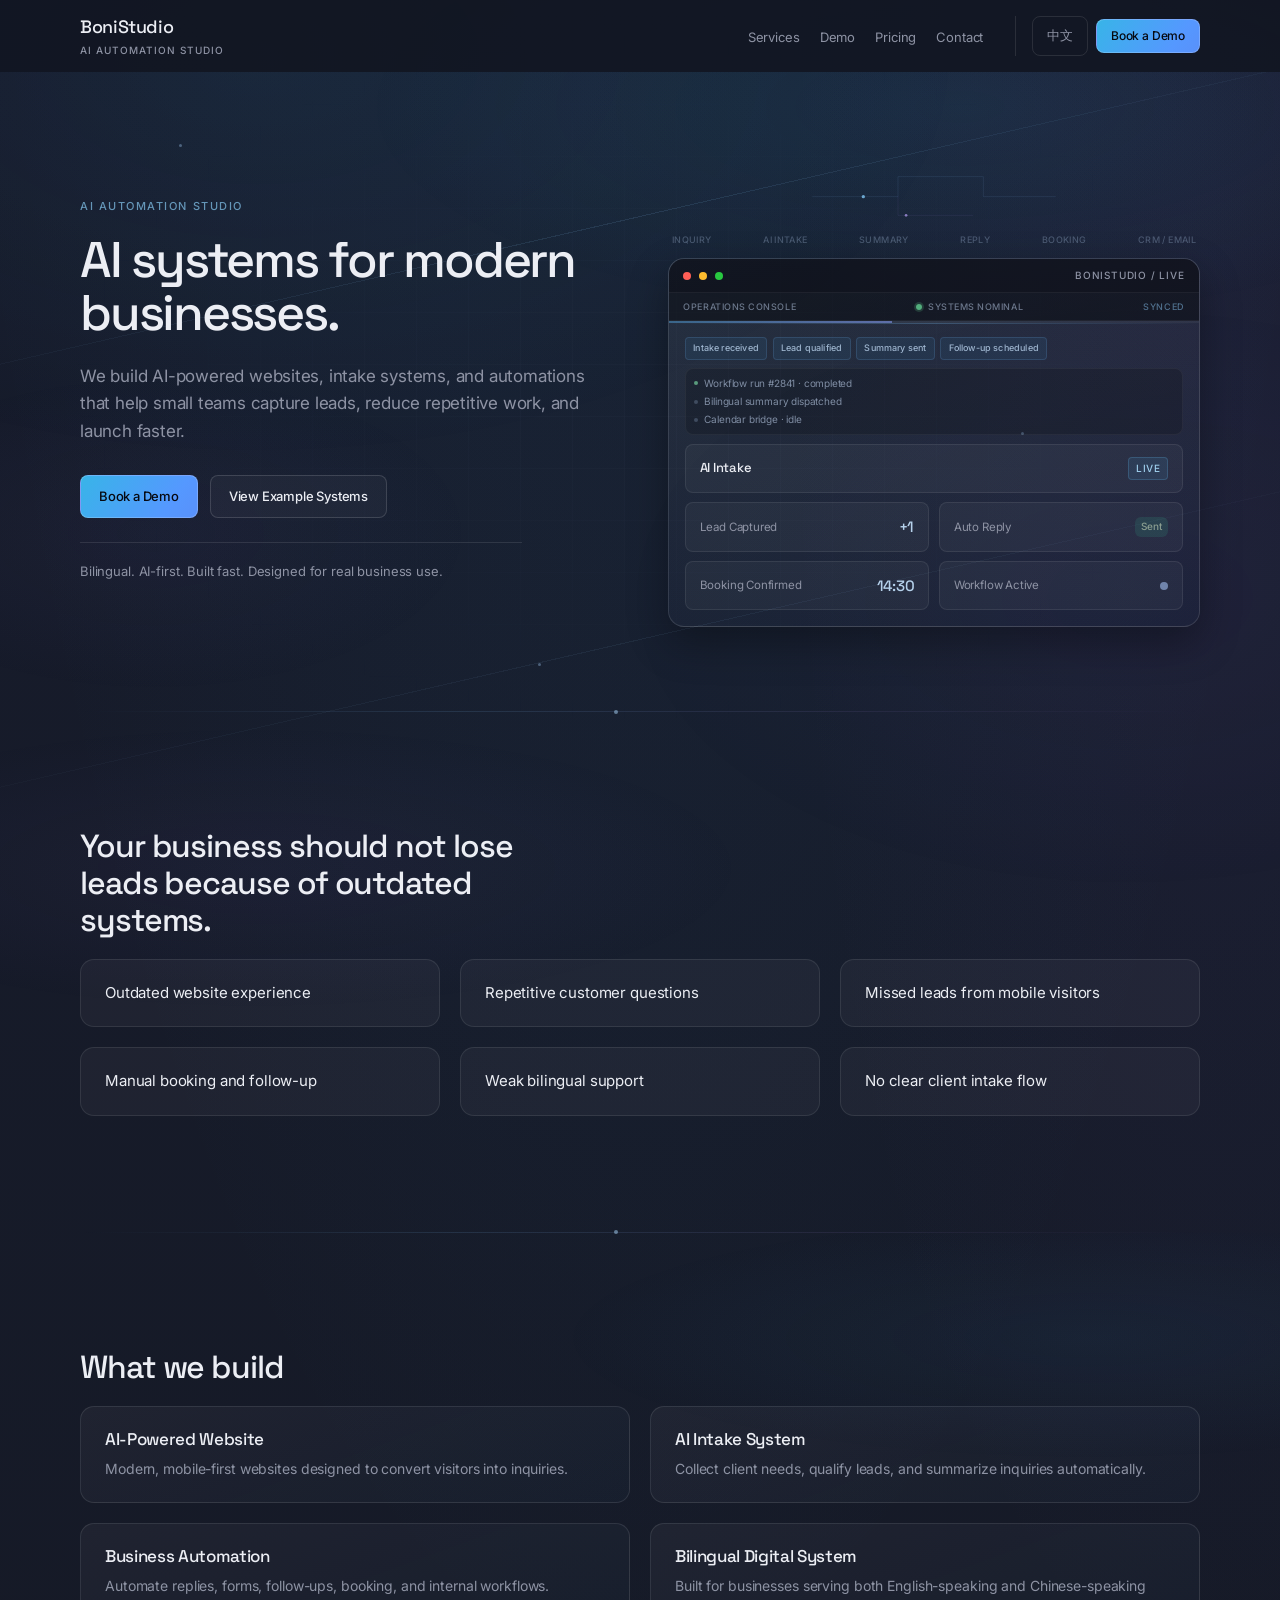
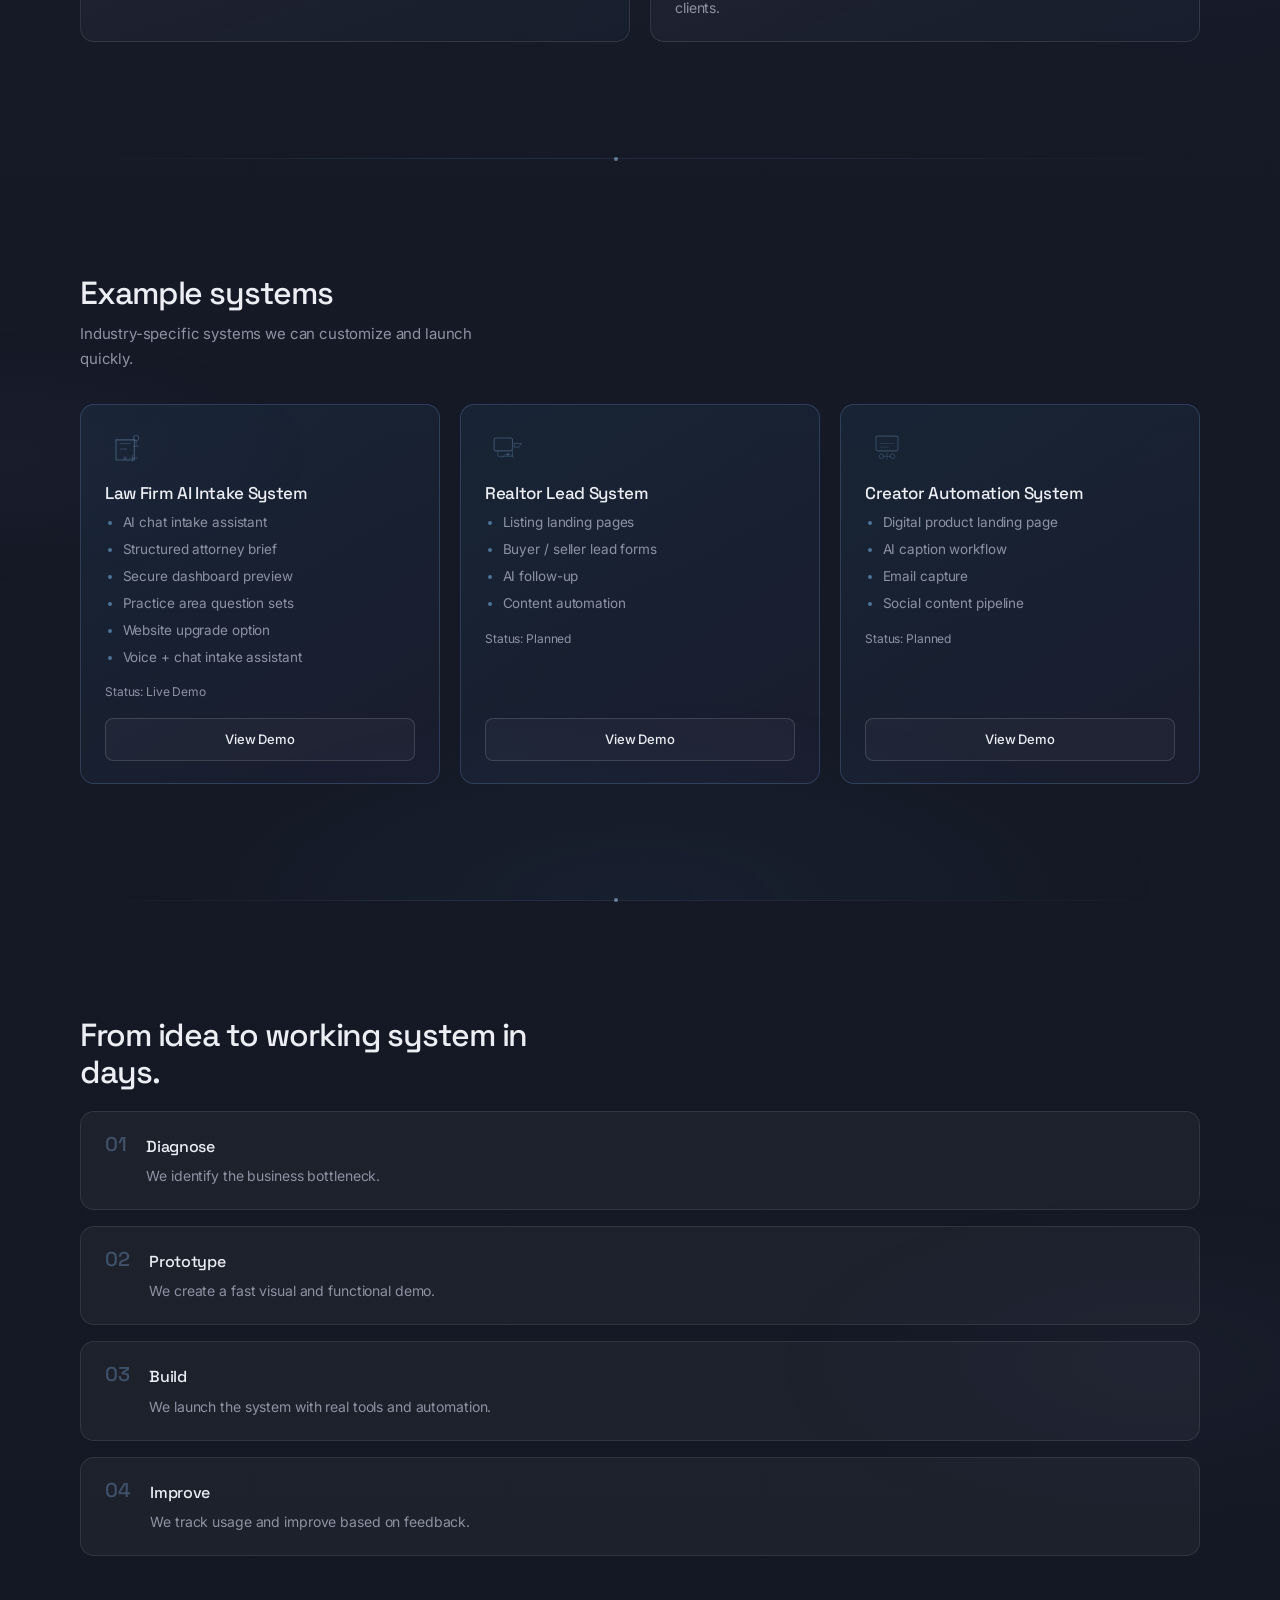
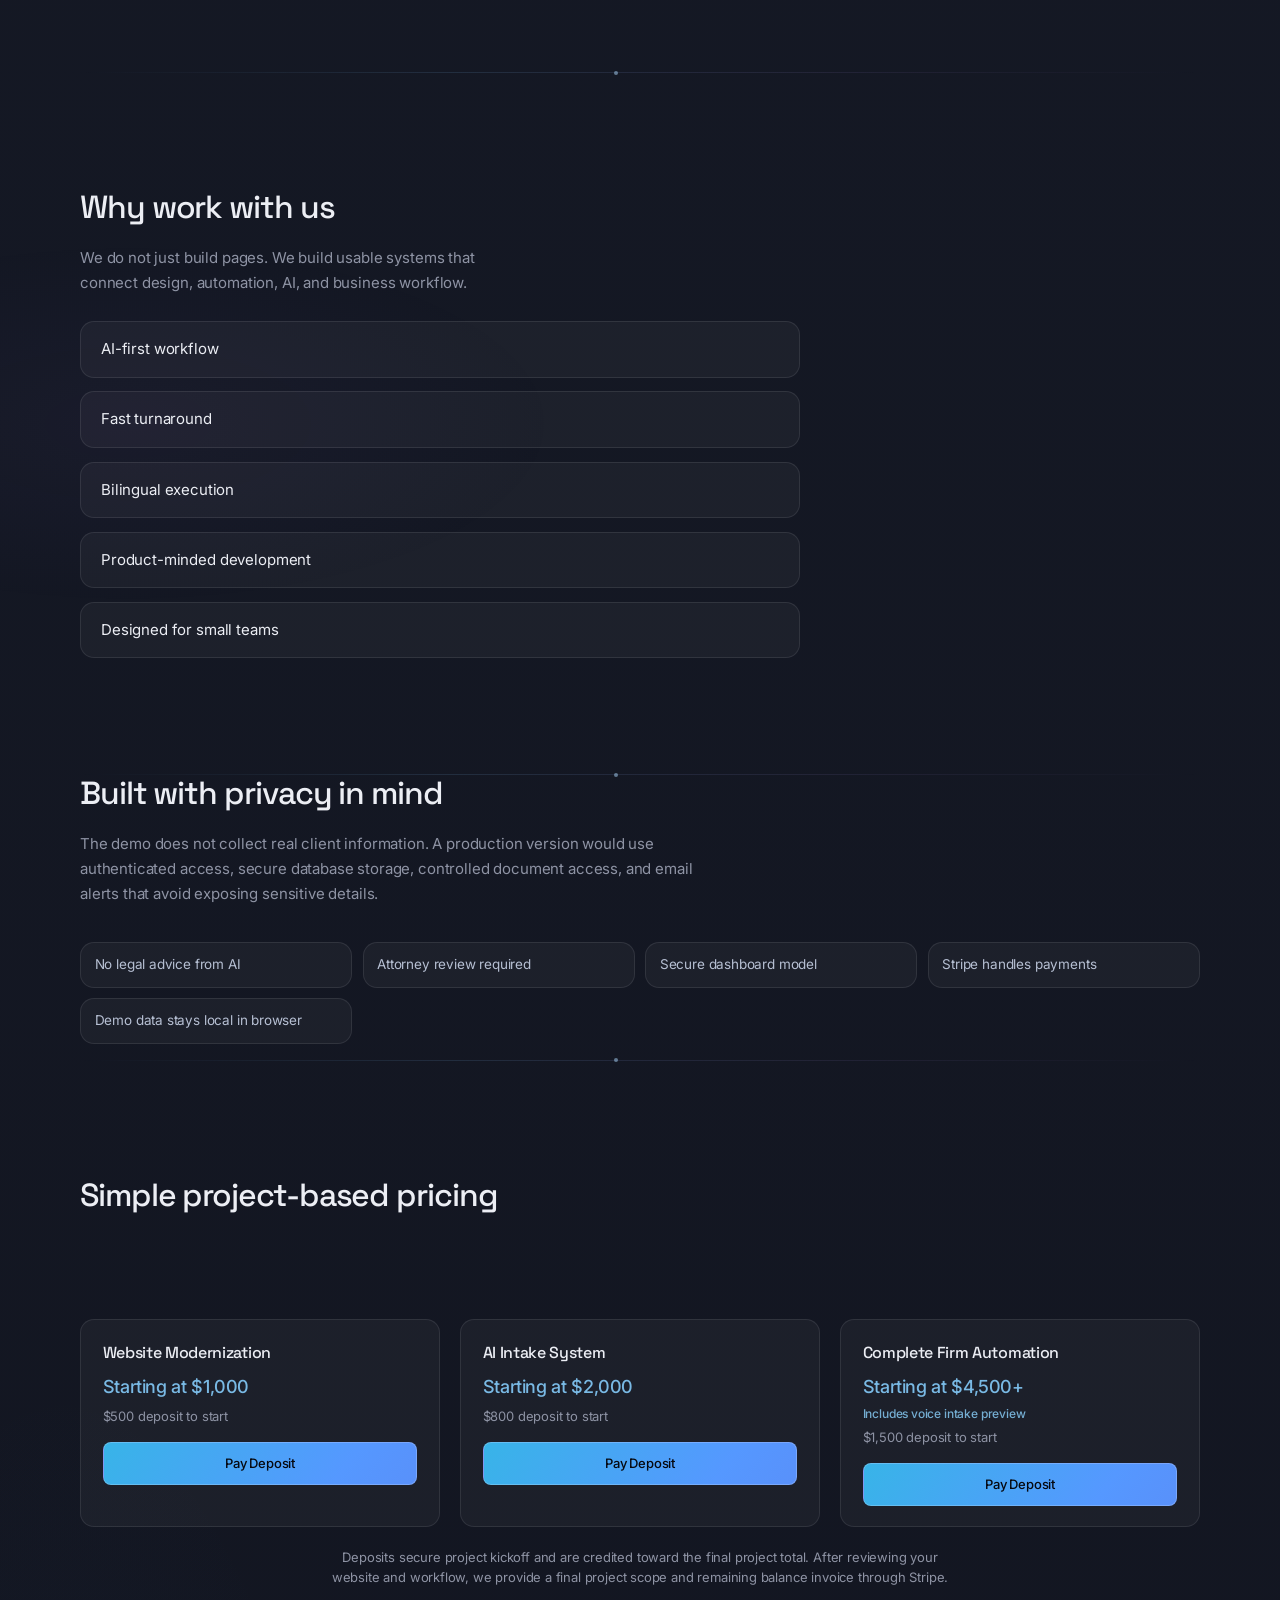
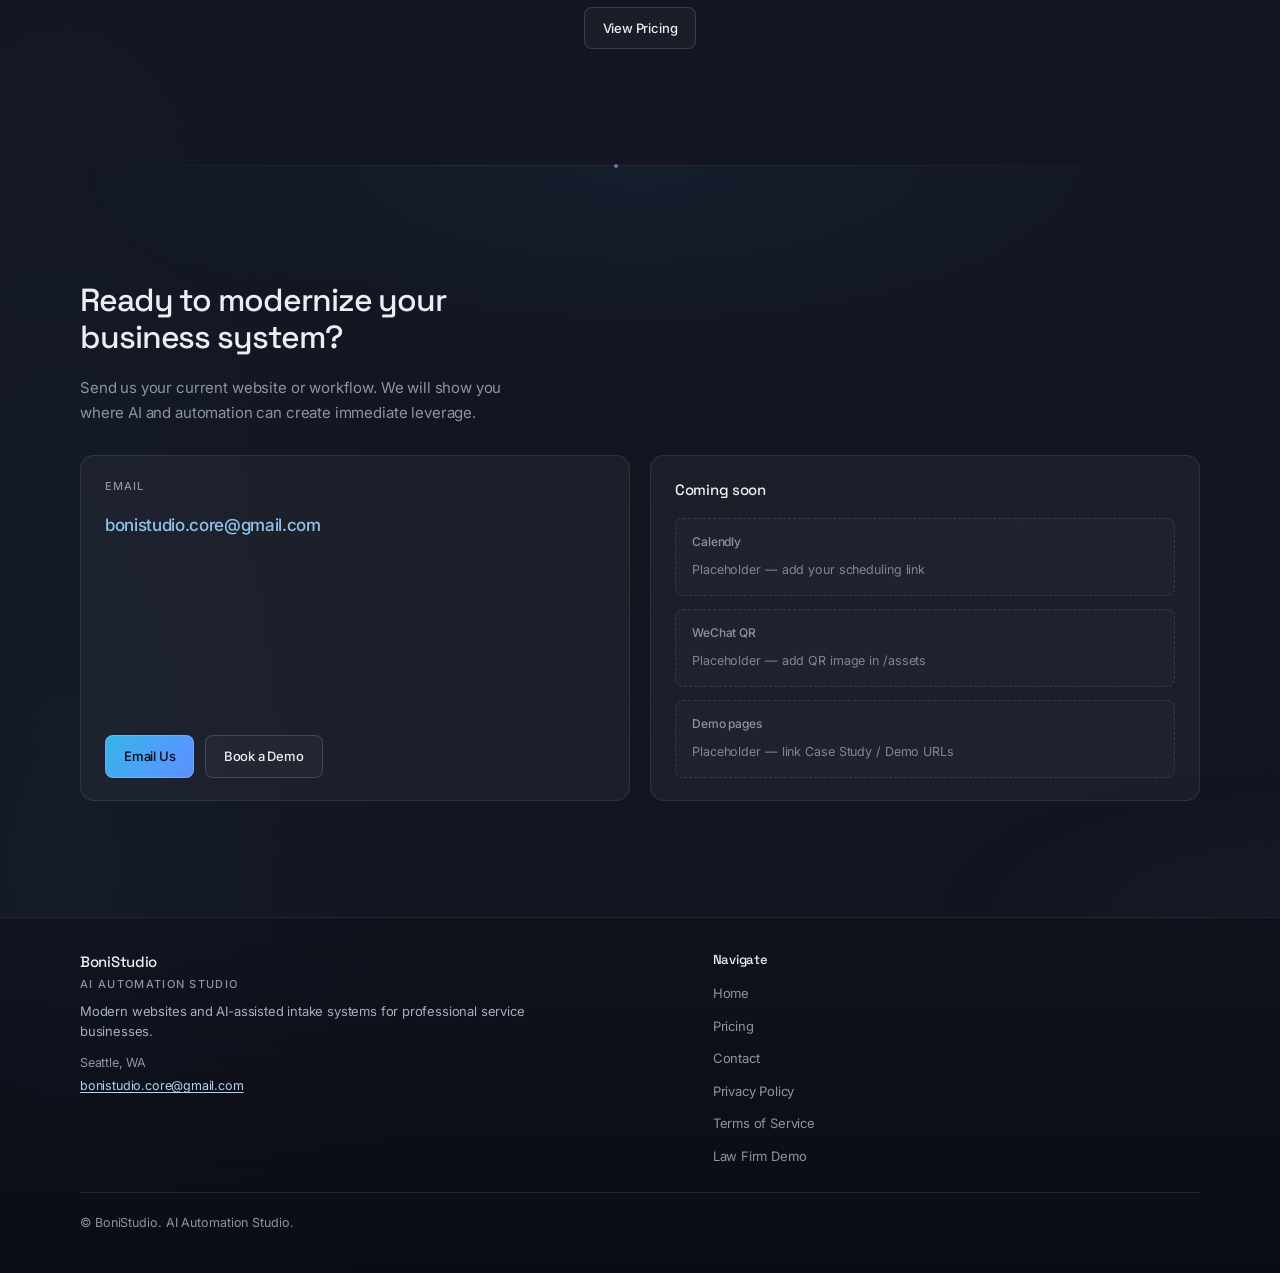
<file: index.html>
<!DOCTYPE html>
<html lang="en">
  <head>
    <meta charset="UTF-8" />
    <meta name="viewport" content="width=device-width, initial-scale=1.0" />
    <title data-i18n="meta.siteTitle">BoniStudio — AI Automation Studio</title>
    <meta
      name="description"
      data-i18n="meta.siteDesc"
      content="AI-powered websites, intake systems, and automation tools for modern businesses, creators, and professional service teams."
    />
    <meta property="og:title" content="BoniStudio — AI Automation Studio" />
    <meta
      property="og:description"
      content="AI-powered websites, intake systems, and automation tools for modern businesses, creators, and professional service teams."
    />
    <meta property="og:type" content="website" />
    <meta property="og:url" content="https://YOUR_USERNAME.github.io/YOUR_REPO/" />
    <link rel="preconnect" href="https://fonts.googleapis.com" />
    <link rel="preconnect" href="https://fonts.gstatic.com" crossorigin />
    <link
      href="https://fonts.googleapis.com/css2?family=Inter:wght@400;500&family=Space+Grotesk:wght@400;500;600&display=swap"
      rel="stylesheet"
    />
    <link rel="stylesheet" href="styles.css" />
  </head>
  <body>
    <div class="ambient" aria-hidden="true">
      <div class="ambient__mesh"></div>
      <div class="ambient__grid"></div>
      <div class="ambient__flow ambient__flow--1"></div>
      <div class="ambient__flow ambient__flow--2"></div>
      <div class="ambient__nodes">
        <span class="ambient__node"></span>
        <span class="ambient__node"></span>
        <span class="ambient__node"></span>
      </div>
    </div>
    <header class="header" id="header">
      <div class="header__inner container">
        <a class="brand" href="#top" aria-label="BoniStudio home">
          <span class="brand__name" data-i18n="nav.brand">BoniStudio</span>
          <span class="brand__tag" data-i18n="nav.tagline">AI Automation Studio</span>
        </a>
        <nav class="nav" id="nav" aria-label="Main">
          <ul class="nav__list">
            <li><a class="nav__link" href="#services" data-i18n="nav.services">Services</a></li>
            <li><a class="nav__link" href="demo/law-firm-intake.html" data-i18n="nav.demo">Demo</a></li>
            <li><a class="nav__link" href="pricing.html" data-i18n="nav.pricing">Pricing</a></li>
            <li><a class="nav__link" href="contact.html" data-i18n="nav.contact">Contact</a></li>
          </ul>
          <div class="nav__actions">
            <button type="button" class="btn btn--ghost lang-toggle" id="langToggle" aria-label="Switch language">
              <span id="langToggleLabel">中文</span>
            </button>
            <a class="btn btn--primary btn--sm" href="contact.html" data-i18n="nav.bookDemo">Book a Demo</a>
          </div>
        </nav>
        <button
          type="button"
          class="menu-toggle"
          id="menuToggle"
          aria-expanded="false"
          aria-controls="nav"
          aria-label="Open menu"
        >
          <span class="menu-toggle__bar"></span>
          <span class="menu-toggle__bar"></span>
          <span class="menu-toggle__bar"></span>
        </button>
      </div>
    </header>

    <main id="top">
      <section class="hero section">
        <div class="container hero__grid">
          <div class="hero__copy reveal">
            <p class="eyebrow" data-i18n="hero.eyebrow">AI Automation Studio</p>
            <h1 class="hero__title" data-i18n="hero.title">AI systems for modern businesses.</h1>
            <p class="hero__subtitle" data-i18n="hero.subtitle">
              We build AI-powered websites, intake systems, and automations that help small teams capture leads, reduce repetitive work, and launch faster.
            </p>
            <div class="hero__actions">
              <a class="btn btn--primary" href="contact.html" data-i18n="hero.ctaPrimary">Book a Demo</a>
              <a class="btn btn--secondary" href="demo/law-firm-intake.html" data-i18n="hero.ctaSecondary">View Example Systems</a>
            </div>
            <p class="hero__trust" data-i18n="hero.trust">Bilingual. AI-first. Built fast. Designed for real business use.</p>
          </div>
          <div class="hero__visual reveal reveal--delay" aria-hidden="true">
            <div class="hero__visual-stack">
              <div class="system-graph">
                <svg class="system-graph__svg" viewBox="0 0 420 108" xmlns="http://www.w3.org/2000/svg" fill="none">
                  <path
                    class="system-graph__path"
                    d="M 28 58 H 92 H 156 V 28 H 220 H 284 V 58 H 348 H 392"
                    stroke="rgba(115,165,215,0.22)"
                    stroke-width="1"
                    stroke-linecap="round"
                    stroke-linejoin="round"
                  />
                  <path
                    class="system-graph__path system-graph__path--alt"
                    d="M 156 58 V 86 H 268"
                    stroke="rgba(130,118,195,0.2)"
                    stroke-width="1"
                    stroke-linecap="round"
                  />
                  <circle r="2.5" fill="rgba(130,200,245,0.9)">
                    <animateMotion
                      dur="16s"
                      repeatCount="indefinite"
                      path="M 28 58 H 92 H 156 V 28 H 220 H 284 V 58 H 348 H 392"
                    />
                  </circle>
                  <circle r="2" fill="rgba(175,155,235,0.85)">
                    <animateMotion dur="10s" repeatCount="indefinite" path="M 156 58 V 86 H 268" />
                  </circle>
                </svg>
                <div class="system-graph__labels">
                  <span data-i18n="graph.inquiry">Inquiry</span>
                  <span data-i18n="graph.intake">AI Intake</span>
                  <span data-i18n="graph.summary">Summary</span>
                  <span data-i18n="graph.reply">Reply</span>
                  <span data-i18n="graph.booking">Booking</span>
                  <span data-i18n="graph.crm">CRM / Email</span>
                </div>
              </div>
              <div class="mockup mockup--premium">
                <div class="mockup__chrome">
                  <span class="mockup__dot"></span>
                  <span class="mockup__dot"></span>
                  <span class="mockup__dot"></span>
                  <span class="mockup__title" data-i18n="mock.windowTitle">BoniStudio / Live</span>
                </div>
                <div class="mockup__statusbar">
                  <span class="mockup__statusbar-left" data-i18n="mock.ops">Operations console</span>
                  <span class="mockup__health">
                    <span class="mockup__health-led" aria-hidden="true"></span>
                    <span data-i18n="mock.health">Systems nominal</span>
                  </span>
                  <span class="mockup__statusbar-right" data-i18n="mock.synced">Synced</span>
                </div>
                <div class="mockup__progress" role="presentation">
                  <span class="mockup__progress-bar"></span>
                </div>
                <div class="mockup__body">
                  <div class="mockup__scan" aria-hidden="true">
                    <span class="mockup__scan-line"></span>
                  </div>
                  <div class="mockup__chips">
                    <span class="mockup__chip" data-i18n="mock.chip1">Intake received</span>
                    <span class="mockup__chip" data-i18n="mock.chip2">Lead qualified</span>
                    <span class="mockup__chip" data-i18n="mock.chip3">Summary sent</span>
                    <span class="mockup__chip" data-i18n="mock.chip4">Follow-up scheduled</span>
                  </div>
                  <div class="mockup__events">
                    <div class="mockup__event">
                      <span class="mockup__event-led"></span>
                      <span data-i18n="mock.ev1">Workflow run #2841 · completed</span>
                    </div>
                    <div class="mockup__event">
                      <span class="mockup__event-led mockup__event-led--dim"></span>
                      <span data-i18n="mock.ev2">Bilingual summary dispatched</span>
                    </div>
                    <div class="mockup__event">
                      <span class="mockup__event-led mockup__event-led--dim"></span>
                      <span data-i18n="mock.ev3">Calendar bridge · idle</span>
                    </div>
                  </div>
                  <div class="mockup__card mockup__card--wide">
                    <span class="mockup__label" data-i18n="mock.aiIntake">AI Intake</span>
                    <span class="mockup__pill" data-i18n="mock.live">Live</span>
                  </div>
                  <div class="mockup__row">
                    <div class="mockup__card">
                      <span class="mockup__k" data-i18n="mock.leadCaptured">Lead Captured</span>
                      <span class="mockup__v">+1</span>
                    </div>
                    <div class="mockup__card">
                      <span class="mockup__k" data-i18n="mock.autoReply">Auto Reply</span>
                      <span class="mockup__status mockup__status--ok" data-i18n="mock.sent">Sent</span>
                    </div>
                  </div>
                  <div class="mockup__row">
                    <div class="mockup__card">
                      <span class="mockup__k" data-i18n="mock.bookingConfirmed">Booking Confirmed</span>
                      <span class="mockup__v">14:30</span>
                    </div>
                    <div class="mockup__card">
                      <span class="mockup__k" data-i18n="mock.workflowActive">Workflow Active</span>
                      <span class="mockup__pulse"></span>
                    </div>
                  </div>
                </div>
              </div>
            </div>
          </div>
        </div>
      </section>

      <div class="section-divider" aria-hidden="true">
        <span class="section-divider__track"></span>
        <span class="section-divider__dot"></span>
      </div>

      <section class="section problem" id="problem">
        <div class="container">
          <h2 class="section__title reveal" data-i18n="problem.title">
            Your business should not lose leads because of outdated systems.
          </h2>
          <div class="grid grid--3">
            <article class="card card--problem reveal"><p data-i18n="problem.p1">Outdated website experience</p></article>
            <article class="card card--problem reveal"><p data-i18n="problem.p2">Repetitive customer questions</p></article>
            <article class="card card--problem reveal"><p data-i18n="problem.p3">Missed leads from mobile visitors</p></article>
            <article class="card card--problem reveal"><p data-i18n="problem.p4">Manual booking and follow-up</p></article>
            <article class="card card--problem reveal"><p data-i18n="problem.p5">Weak bilingual support</p></article>
            <article class="card card--problem reveal"><p data-i18n="problem.p6">No clear client intake flow</p></article>
          </div>
        </div>
      </section>

      <div class="section-divider" aria-hidden="true">
        <span class="section-divider__track"></span>
        <span class="section-divider__dot"></span>
      </div>

      <section class="section services" id="services">
        <div class="container">
          <h2 class="section__title reveal" data-i18n="services.title">What we build</h2>
          <div class="grid grid--2">
            <article class="card card--service reveal">
              <h3 class="card__title" data-i18n="services.s1.title">AI-Powered Website</h3>
              <p class="card__text" data-i18n="services.s1.desc">
                Modern, mobile-first websites designed to convert visitors into inquiries.
              </p>
            </article>
            <article class="card card--service reveal">
              <h3 class="card__title" data-i18n="services.s2.title">AI Intake System</h3>
              <p class="card__text" data-i18n="services.s2.desc">
                Collect client needs, qualify leads, and summarize inquiries automatically.
              </p>
            </article>
            <article class="card card--service reveal">
              <h3 class="card__title" data-i18n="services.s3.title">Business Automation</h3>
              <p class="card__text" data-i18n="services.s3.desc">
                Automate replies, forms, follow-ups, booking, and internal workflows.
              </p>
            </article>
            <article class="card card--service reveal">
              <h3 class="card__title" data-i18n="services.s4.title">Bilingual Digital System</h3>
              <p class="card__text" data-i18n="services.s4.desc">
                Built for businesses serving both English-speaking and Chinese-speaking clients.
              </p>
            </article>
          </div>
        </div>
      </section>

      <div class="section-divider" aria-hidden="true">
        <span class="section-divider__track"></span>
        <span class="section-divider__dot"></span>
      </div>

      <section class="section systems" id="systems">
        <div class="container">
          <h2 class="section__title reveal" data-i18n="systems.title">Example systems</h2>
          <p class="section__lead reveal" data-i18n="systems.lead">
            Industry-specific systems we can customize and launch quickly.
          </p>
          <div class="grid grid--3">
            <article class="card card--system reveal">
              <div class="card__icon" aria-hidden="true">
                <svg class="card__icon-svg" viewBox="0 0 48 48" xmlns="http://www.w3.org/2000/svg" fill="none">
                  <path d="M12 14h20v22H12V14z" stroke="currentColor" stroke-width="1.2" opacity="0.5" />
                  <path d="M16 18h12M16 24h8" stroke="currentColor" stroke-width="1" opacity="0.35" />
                  <circle cx="34" cy="12" r="3" stroke="currentColor" stroke-width="1" opacity="0.45" />
                  <path d="M34 15v6M31 21h6" stroke="currentColor" stroke-width="0.9" opacity="0.4" />
                  <circle cx="22" cy="34" r="2" fill="currentColor" opacity="0.25" />
                  <path d="M26 34h10M30 30v8" stroke="currentColor" stroke-width="0.9" opacity="0.35" />
                </svg>
              </div>
              <h3 class="card__title" data-i18n="systems.law.title">Law Firm AI Intake System</h3>
              <ul class="card__list">
                <li data-i18n="systems.law.f1">AI chat intake assistant</li>
                <li data-i18n="systems.law.f2">Structured attorney brief</li>
                <li data-i18n="systems.law.f3">Document checklist</li>
                <li data-i18n="systems.law.f4">Attorney admin preview</li>
                <li data-i18n="systems.law.f5">Website upgrade option</li>
                <li data-i18n="systems.law.f6">Voice + chat intake assistant</li>
              </ul>
              <p class="card__status"><span data-i18n="systems.statusLabel">Status</span>: <span data-i18n="systems.law.status">Live Demo</span></p>
              <a class="btn btn--secondary btn--full" href="demo/law-firm-intake.html" data-i18n="systems.viewDemo">View Demo</a>
            </article>
            <article class="card card--system reveal">
              <div class="card__icon" aria-hidden="true">
                <svg class="card__icon-svg" viewBox="0 0 48 48" xmlns="http://www.w3.org/2000/svg" fill="none">
                  <rect x="10" y="12" width="20" height="14" rx="2" stroke="currentColor" stroke-width="1.2" opacity="0.45" />
                  <path d="M14 26v6h16v-6" stroke="currentColor" stroke-width="1" opacity="0.35" />
                  <path d="M32 18h8l-3 4h-5v-4z" stroke="currentColor" stroke-width="1" opacity="0.4" />
                  <path d="M18 34c4-6 10-6 14 0" stroke="currentColor" stroke-width="1" opacity="0.3" />
                  <circle cx="25" cy="30" r="1.5" fill="currentColor" opacity="0.35" />
                </svg>
              </div>
              <h3 class="card__title" data-i18n="systems.realtor.title">Realtor Lead System</h3>
              <ul class="card__list">
                <li data-i18n="systems.realtor.f1">Listing landing pages</li>
                <li data-i18n="systems.realtor.f2">Buyer / seller lead forms</li>
                <li data-i18n="systems.realtor.f3">AI follow-up</li>
                <li data-i18n="systems.realtor.f4">Content automation</li>
              </ul>
              <p class="card__status"><span data-i18n="systems.statusLabel">Status</span>: <span data-i18n="systems.realtor.status">Planned</span></p>
              <a class="btn btn--secondary btn--full" href="demo/law-firm-intake.html" data-i18n="systems.viewDemo">View Demo</a>
            </article>
            <article class="card card--system reveal">
              <div class="card__icon" aria-hidden="true">
                <svg class="card__icon-svg" viewBox="0 0 48 48" xmlns="http://www.w3.org/2000/svg" fill="none">
                  <rect x="12" y="10" width="24" height="16" rx="2" stroke="currentColor" stroke-width="1.2" opacity="0.4" />
                  <circle cx="18" cy="32" r="2.5" stroke="currentColor" stroke-width="1" opacity="0.35" />
                  <circle cx="30" cy="32" r="2.5" stroke="currentColor" stroke-width="1" opacity="0.35" />
                  <path d="M20 32h8M24 28v8" stroke="currentColor" stroke-width="0.9" opacity="0.3" />
                  <path d="M16 18h16M16 22h10" stroke="currentColor" stroke-width="0.85" opacity="0.28" />
                </svg>
              </div>
              <h3 class="card__title" data-i18n="systems.creator.title">Creator Automation System</h3>
              <ul class="card__list">
                <li data-i18n="systems.creator.f1">Digital product landing page</li>
                <li data-i18n="systems.creator.f2">AI caption workflow</li>
                <li data-i18n="systems.creator.f3">Email capture</li>
                <li data-i18n="systems.creator.f4">Social content pipeline</li>
              </ul>
              <p class="card__status"><span data-i18n="systems.statusLabel">Status</span>: <span data-i18n="systems.creator.status">Planned</span></p>
              <a class="btn btn--secondary btn--full" href="demo/law-firm-intake.html" data-i18n="systems.viewDemo">View Demo</a>
            </article>
          </div>
        </div>
      </section>

      <div class="section-divider" aria-hidden="true">
        <span class="section-divider__track"></span>
        <span class="section-divider__dot"></span>
      </div>

      <section class="section process" id="process">
        <div class="container">
          <h2 class="section__title reveal" data-i18n="process.title">From idea to working system in days.</h2>
          <ol class="process__steps">
            <li class="process__step card reveal">
              <span class="process__num">01</span>
              <div>
                <h3 class="process__name" data-i18n="process.s1.title">Diagnose</h3>
                <p class="process__desc" data-i18n="process.s1.desc">We identify the business bottleneck.</p>
              </div>
            </li>
            <li class="process__step card reveal">
              <span class="process__num">02</span>
              <div>
                <h3 class="process__name" data-i18n="process.s2.title">Prototype</h3>
                <p class="process__desc" data-i18n="process.s2.desc">We create a fast visual and functional demo.</p>
              </div>
            </li>
            <li class="process__step card reveal">
              <span class="process__num">03</span>
              <div>
                <h3 class="process__name" data-i18n="process.s3.title">Build</h3>
                <p class="process__desc" data-i18n="process.s3.desc">We launch the system with real tools and automation.</p>
              </div>
            </li>
            <li class="process__step card reveal">
              <span class="process__num">04</span>
              <div>
                <h3 class="process__name" data-i18n="process.s4.title">Improve</h3>
                <p class="process__desc" data-i18n="process.s4.desc">We track usage and improve based on feedback.</p>
              </div>
            </li>
          </ol>
        </div>
      </section>

      <div class="section-divider" aria-hidden="true">
        <span class="section-divider__track"></span>
        <span class="section-divider__dot"></span>
      </div>

      <section class="section why" id="why">
        <div class="container">
          <h2 class="section__title reveal" data-i18n="why.title">Why work with us</h2>
          <p class="section__lead reveal" data-i18n="why.lead">
            We do not just build pages. We build usable systems that connect design, automation, AI, and business workflow.
          </p>
          <ul class="why__list">
            <li class="card why__item reveal" data-i18n="why.r1">AI-first workflow</li>
            <li class="card why__item reveal" data-i18n="why.r2">Fast turnaround</li>
            <li class="card why__item reveal" data-i18n="why.r3">Bilingual execution</li>
            <li class="card why__item reveal" data-i18n="why.r4">Product-minded development</li>
            <li class="card why__item reveal" data-i18n="why.r5">Designed for small teams</li>
          </ul>
        </div>
      </section>

      <div class="section-divider" aria-hidden="true">
        <span class="section-divider__track"></span>
        <span class="section-divider__dot"></span>
      </div>

      <section class="section trust reveal" id="trust" aria-labelledby="trust-home-title">
        <div class="container">
          <h2 id="trust-home-title" class="section__title" data-i18n="trust.title">Built with privacy in mind</h2>
          <p class="section__lead reveal" data-i18n="trust.lead">
            The demo does not collect real client information.
          </p>
          <ul class="trust__bullets">
            <li class="card reveal" data-i18n="trust.b1">No legal advice from AI</li>
            <li class="card reveal" data-i18n="trust.b2">Attorney review required</li>
            <li class="card reveal" data-i18n="trust.b3">Secure dashboard model</li>
            <li class="card reveal" data-i18n="trust.b4">Stripe handles payments</li>
            <li class="card reveal" data-i18n="trust.b5">Demo data stays local in browser</li>
          </ul>
        </div>
      </section>

      <div class="section-divider" aria-hidden="true">
        <span class="section-divider__track"></span>
        <span class="section-divider__dot"></span>
      </div>

      <section class="section pricing-teaser">
        <div class="container">
          <h2 class="section__title reveal" data-i18n="home.pricingTeaser.title">Simple project-based pricing</h2>
          <p class="section__lead reveal" data-i18n="home.pricingTeaser.lead">
            Starting project totals and deposits — see pricing for full scope and what is included.
          </p>
          <div class="grid grid--3 pricing-teaser__grid">
            <article class="card pricing-teaser__card reveal">
              <h3 class="pricing-teaser__card-title" data-i18n="home.pricingTeaser.c1t">Website Modernization</h3>
              <p class="pricing-teaser__price" data-i18n="home.pricingTeaser.c1p">Starting at $1,000</p>
              <p class="pricing-teaser__deposit" data-i18n="home.pricingTeaser.c1d">$500 deposit to start</p>
              <a
                class="btn btn--primary btn--full pricing-teaser__pay"
                href="https://buy.stripe.com/14A4gs5WB1Y2cRp4F6bAs02"
                target="_blank"
                rel="noopener noreferrer"
                data-stripe="websiteDeposit"
                data-i18n="home.pricingTeaser.payDeposit"
                >Pay Deposit</a
              >
            </article>
            <article class="card pricing-teaser__card reveal">
              <h3 class="pricing-teaser__card-title" data-i18n="home.pricingTeaser.c2t">AI Intake System</h3>
              <p class="pricing-teaser__price" data-i18n="home.pricingTeaser.c2p">Starting at $2,000</p>
              <p class="pricing-teaser__deposit" data-i18n="home.pricingTeaser.c2d">$800 deposit to start</p>
              <a
                class="btn btn--primary btn--full pricing-teaser__pay"
                href="https://buy.stripe.com/9B68wI84JgSWdVtdbCbAs01"
                target="_blank"
                rel="noopener noreferrer"
                data-stripe="aiIntakeDeposit"
                data-i18n="home.pricingTeaser.payDeposit"
                >Pay Deposit</a
              >
            </article>
            <article class="card pricing-teaser__card reveal">
              <h3 class="pricing-teaser__card-title" data-i18n="home.pricingTeaser.c3t">Complete Firm Automation</h3>
              <p class="pricing-teaser__price" data-i18n="home.pricingTeaser.c3p">Starting at $4,500+</p>
              <p class="pricing-teaser__note" data-i18n="home.pricingTeaser.c3voice">Includes voice intake preview</p>
              <p class="pricing-teaser__deposit" data-i18n="home.pricingTeaser.c3d">$1,500 deposit to start</p>
              <a
                class="btn btn--primary btn--full pricing-teaser__pay"
                href="https://buy.stripe.com/aFa6oA70FbyC9Fdb3ubAs00"
                target="_blank"
                rel="noopener noreferrer"
                data-stripe="completeSystemDeposit"
                data-i18n="home.pricingTeaser.payDeposit"
                >Pay Deposit</a
              >
            </article>
          </div>
          <p class="pricing-teaser__payment-note reveal" data-i18n="pricing.paymentNote">
            Deposits secure project kickoff and are credited toward the final project total.
          </p>
          <div class="pricing-teaser__cta-wrap reveal">
            <a class="btn btn--secondary" href="pricing.html" data-i18n="home.pricingTeaser.cta">View Pricing</a>
          </div>
        </div>
      </section>

      <div class="section-divider" aria-hidden="true">
        <span class="section-divider__track"></span>
        <span class="section-divider__dot"></span>
      </div>

      <section class="section contact" id="contact">
        <div class="container">
          <h2 class="section__title reveal" data-i18n="contact.title">Ready to modernize your business system?</h2>
          <p class="section__lead reveal" data-i18n="contact.lead">
            Send us your current website or workflow. We will show you where AI and automation can create immediate leverage.
          </p>
          <div class="contact__grid reveal">
            <div class="card contact__card">
              <p class="contact__label" data-i18n="contact.emailLabel">Email</p>
              <a class="contact__email" href="mailto:bonistudio.core@gmail.com">bonistudio.core@gmail.com</a>
              <div class="contact__actions">
                <a class="btn btn--primary" href="mailto:bonistudio.core@gmail.com" data-i18n="contact.emailUs">Email Us</a>
                <a class="btn btn--secondary" id="contactBookDemo" href="contact.html" data-i18n="contact.bookDemo"
                  >Book a Demo</a
                >
              </div>
            </div>
            <div class="card contact__placeholders">
              <p class="contact__ph-title" data-i18n="contact.phTitle">Coming soon</p>
              <div class="contact__ph-grid">
                <div class="contact__ph">
                  <span class="contact__ph-label" data-i18n="contact.phCal">Calendly</span>
                  <span class="contact__ph-note" data-i18n="contact.phCalNote">Placeholder — add your scheduling link</span>
                </div>
                <div class="contact__ph">
                  <span class="contact__ph-label" data-i18n="contact.phWx">WeChat QR</span>
                  <span class="contact__ph-note" data-i18n="contact.phWxNote">Placeholder — add QR image in /assets</span>
                </div>
                <div class="contact__ph">
                  <span class="contact__ph-label" data-i18n="contact.phDemo">Demo pages</span>
                  <span class="contact__ph-note" data-i18n="contact.phDemoNote">Placeholder — link Case Study / Demo URLs</span>
                </div>
              </div>
            </div>
          </div>
        </div>
      </section>
    </main>

    <footer class="footer site-footer">
      <div class="container site-footer__grid">
        <div class="site-footer__brand-block">
          <p class="footer__brand">BoniStudio</p>
          <p class="site-footer__tag" data-i18n="nav.tagline">AI Automation Studio</p>
          <p class="site-footer__tagline" data-i18n="footer.tagline">
            Modern websites and AI-assisted intake systems for professional service businesses.
          </p>
          <p class="site-footer__meta" data-i18n="footer.location">Seattle, WA</p>
          <p class="site-footer__meta">
            <a href="mailto:bonistudio.core@gmail.com">bonistudio.core@gmail.com</a>
          </p>
        </div>
        <div class="site-footer__nav-block">
          <p class="site-footer__nav-title" data-i18n="footer.navTitle">Navigate</p>
          <ul class="site-footer__links">
            <li><a href="#top" data-i18n="footer.linkHome">Home</a></li>
            <li><a href="pricing.html" data-i18n="footer.linkPricing">Pricing</a></li>
            <li><a href="contact.html" data-i18n="footer.linkContact">Contact</a></li>
            <li><a href="privacy.html" data-i18n="footer.linkPrivacy">Privacy Policy</a></li>
            <li><a href="terms.html" data-i18n="footer.linkTerms">Terms of Service</a></li>
            <li><a href="demo/law-firm-intake.html" data-i18n="footer.linkDemo">Law Firm Demo</a></li>
          </ul>
        </div>
      </div>
      <div class="container site-footer__bottom">
        <p class="footer__copy" data-i18n="footer.copy">© BoniStudio. AI Automation Studio.</p>
      </div>
    </footer>

    <script src="script.js"></script>
  </body>
</html>
</file>
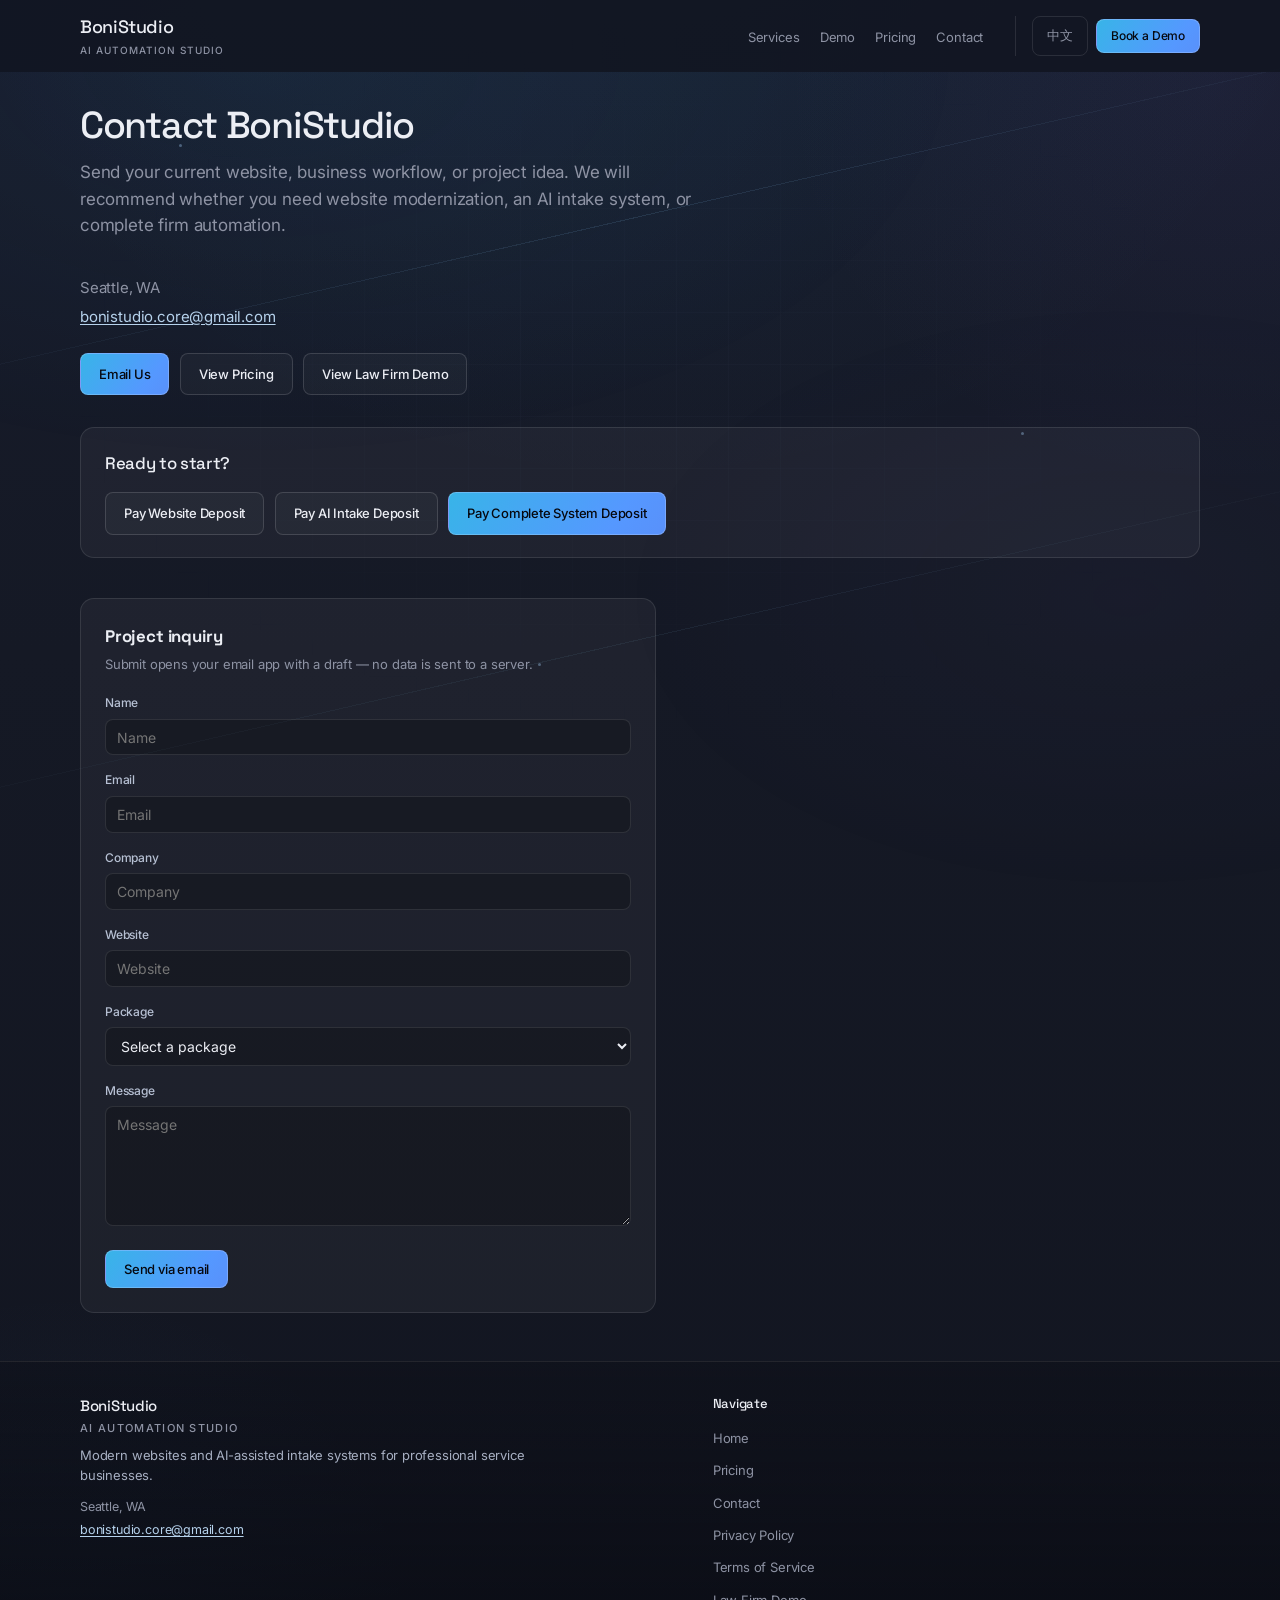
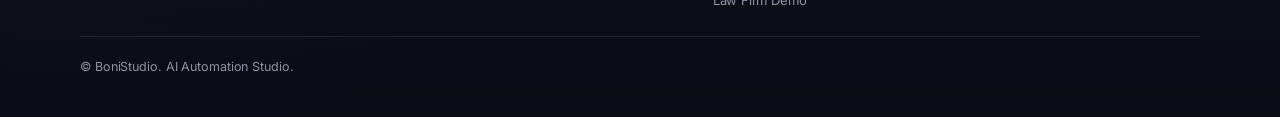
<file: contact.html>
<!DOCTYPE html>
<html lang="en">
  <head>
    <meta charset="UTF-8" />
    <meta name="viewport" content="width=device-width, initial-scale=1.0" />
    <title data-i18n="meta.contactTitle">Contact — BoniStudio</title>
    <meta
      name="description"
      data-i18n="meta.contactDesc"
      content="Contact BoniStudio for website modernization and AI intake systems."
    />
    <link rel="preconnect" href="https://fonts.googleapis.com" />
    <link rel="preconnect" href="https://fonts.gstatic.com" crossorigin />
    <link
      href="https://fonts.googleapis.com/css2?family=Inter:wght@400;500&family=Space+Grotesk:wght@400;500;600&display=swap"
      rel="stylesheet"
    />
    <link rel="stylesheet" href="styles.css" />
  </head>
  <body>
    <div class="ambient" aria-hidden="true">
      <div class="ambient__mesh"></div>
      <div class="ambient__grid"></div>
      <div class="ambient__flow ambient__flow--1"></div>
      <div class="ambient__flow ambient__flow--2"></div>
      <div class="ambient__nodes">
        <span class="ambient__node"></span>
        <span class="ambient__node"></span>
        <span class="ambient__node"></span>
      </div>
    </div>
    <header class="header" id="header">
      <div class="header__inner container">
        <a class="brand" href="index.html#top" aria-label="BoniStudio home">
          <span class="brand__name" data-i18n="nav.brand">BoniStudio</span>
          <span class="brand__tag" data-i18n="nav.tagline">AI Automation Studio</span>
        </a>
        <nav class="nav" id="nav" aria-label="Main">
          <ul class="nav__list">
            <li><a class="nav__link" href="index.html#services" data-i18n="nav.services">Services</a></li>
            <li><a class="nav__link" href="demo/law-firm-intake.html" data-i18n="nav.demo">Demo</a></li>
            <li><a class="nav__link" href="pricing.html" data-i18n="nav.pricing">Pricing</a></li>
            <li><a class="nav__link" href="contact.html" data-i18n="nav.contact">Contact</a></li>
          </ul>
          <div class="nav__actions">
            <button type="button" class="btn btn--ghost lang-toggle" id="langToggle" aria-label="Switch language">
              <span id="langToggleLabel">中文</span>
            </button>
            <a class="btn btn--primary btn--sm" href="contact.html" data-i18n="nav.bookDemo">Book a Demo</a>
          </div>
        </nav>
        <button
          type="button"
          class="menu-toggle"
          id="menuToggle"
          aria-expanded="false"
          aria-controls="nav"
          aria-label="Open menu"
        >
          <span class="menu-toggle__bar"></span>
          <span class="menu-toggle__bar"></span>
          <span class="menu-toggle__bar"></span>
        </button>
      </div>
    </header>

    <main class="page-main container" id="top">
      <header class="page-hero">
        <h1 class="page-hero__title" data-i18n="contactPage.title">Contact BoniStudio</h1>
        <p class="page-hero__lead" data-i18n="contactPage.subtitle">
          Send your current website, business workflow, or project idea. We will recommend whether you need a website
          upgrade, AI intake add-on, or complete system.
        </p>
      </header>

      <p class="contact-page__meta" data-i18n="contactPage.location">Seattle, WA</p>
      <p class="contact-page__meta">
        <a href="mailto:bonistudio.core@gmail.com">bonistudio.core@gmail.com</a>
      </p>

      <div class="contact-page__actions">
        <a class="btn btn--primary" href="mailto:bonistudio.core@gmail.com?subject=Project%20Inquiry" data-i18n="contactPage.emailUs"
          >Email Us</a
        >
        <a class="btn btn--secondary" href="pricing.html" data-i18n="contactPage.viewPricing">View Pricing</a>
        <a class="btn btn--secondary" href="demo/law-firm-intake.html" data-i18n="contactPage.viewDemo">View Law Firm Demo</a>
      </div>

      <section class="contact-ready" aria-labelledby="contact-ready-title">
        <h2 id="contact-ready-title" class="contact-ready__title" data-i18n="contactPage.readyTitle">Ready to start?</h2>
        <div class="contact-ready__actions">
          <a
            class="btn btn--secondary"
            href="https://buy.stripe.com/14A4gs5WB1Y2cRp4F6bAs02"
            target="_blank"
            rel="noopener noreferrer"
            data-stripe="websiteDeposit"
            data-i18n="contactPage.payWebsiteDeposit"
            >Pay Website Deposit</a
          >
          <a
            class="btn btn--secondary"
            href="https://buy.stripe.com/9B68wI84JgSWdVtdbCbAs01"
            target="_blank"
            rel="noopener noreferrer"
            data-stripe="aiIntakeDeposit"
            data-i18n="contactPage.payAiDeposit"
            >Pay AI Intake Deposit</a
          >
          <a
            class="btn btn--primary"
            href="https://buy.stripe.com/aFa6oA70FbyC9Fdb3ubAs00"
            target="_blank"
            rel="noopener noreferrer"
            data-stripe="completeSystemDeposit"
            data-i18n="contactPage.payCompleteDeposit"
            >Pay Complete System Deposit</a
          >
        </div>
      </section>

      <form class="contact-form" id="siteContactForm" novalidate>
        <h2 class="contact-form__title" data-i18n="contactPage.formTitle">Project inquiry</h2>
        <p class="contact-form__hint" data-i18n="contactPage.formHint">
          Submit opens your email app with a draft — no data is sent to a server.
        </p>
        <div class="contact-form__row">
          <label for="cf-name" data-i18n="contactPage.name">Name</label>
          <input id="cf-name" name="name" type="text" autocomplete="name" data-i18n-placeholder="contactPage.name" placeholder="Name" />
        </div>
        <div class="contact-form__row">
          <label for="cf-email" data-i18n="contactPage.email">Email</label>
          <input
            id="cf-email"
            name="email"
            type="email"
            autocomplete="email"
            data-i18n-placeholder="contactPage.email"
            placeholder="Email"
            required
          />
        </div>
        <div class="contact-form__row">
          <label for="cf-company" data-i18n="contactPage.company">Company</label>
          <input id="cf-company" name="company" type="text" data-i18n-placeholder="contactPage.company" placeholder="Company" />
        </div>
        <div class="contact-form__row">
          <label for="cf-website" data-i18n="contactPage.website">Website</label>
          <input id="cf-website" name="website" type="url" data-i18n-placeholder="contactPage.website" placeholder="Website" />
        </div>
        <div class="contact-form__row">
          <label for="cf-type" data-i18n="contactPage.package">Package</label>
          <select id="cf-type" name="package">
            <option value="" data-i18n="contactPage.typeHint">Select a package</option>
            <option value="Website Modernization" data-i18n="contactPage.opt.web">Website Modernization</option>
            <option value="AI Intake System" data-i18n="contactPage.opt.ai">AI Intake System</option>
            <option value="Complete Firm Automation" data-i18n="contactPage.opt.complete">Complete Firm Automation</option>
            <option value="Other" data-i18n="contactPage.opt.other">Other</option>
          </select>
        </div>
        <div class="contact-form__row">
          <label for="cf-msg" data-i18n="contactPage.message">Message</label>
          <textarea id="cf-msg" name="message" data-i18n-placeholder="contactPage.message" placeholder="Message"></textarea>
        </div>
        <button type="submit" class="btn btn--primary" data-i18n="contactPage.submit">Send via email</button>
      </form>
    </main>

    <footer class="footer site-footer">
      <div class="container site-footer__grid">
        <div class="site-footer__brand-block">
          <p class="footer__brand">BoniStudio</p>
          <p class="site-footer__tag" data-i18n="nav.tagline">AI Automation Studio</p>
          <p class="site-footer__tagline" data-i18n="footer.tagline">
            Modern websites and AI-assisted intake systems for professional service businesses.
          </p>
          <p class="site-footer__meta" data-i18n="footer.location">Seattle, WA</p>
          <p class="site-footer__meta">
            <a href="mailto:bonistudio.core@gmail.com">bonistudio.core@gmail.com</a>
          </p>
        </div>
        <div class="site-footer__nav-block">
          <p class="site-footer__nav-title" data-i18n="footer.navTitle">Navigate</p>
          <ul class="site-footer__links">
            <li><a href="index.html#top" data-i18n="footer.linkHome">Home</a></li>
            <li><a href="pricing.html" data-i18n="footer.linkPricing">Pricing</a></li>
            <li><a href="contact.html" data-i18n="footer.linkContact">Contact</a></li>
            <li><a href="privacy.html" data-i18n="footer.linkPrivacy">Privacy Policy</a></li>
            <li><a href="terms.html" data-i18n="footer.linkTerms">Terms of Service</a></li>
            <li><a href="demo/law-firm-intake.html" data-i18n="footer.linkDemo">Law Firm Demo</a></li>
          </ul>
        </div>
      </div>
      <div class="container site-footer__bottom">
        <p class="footer__copy" data-i18n="footer.copy">© BoniStudio. AI Automation Studio.</p>
      </div>
    </footer>

    <script src="script.js"></script>
  </body>
</html>
</file>
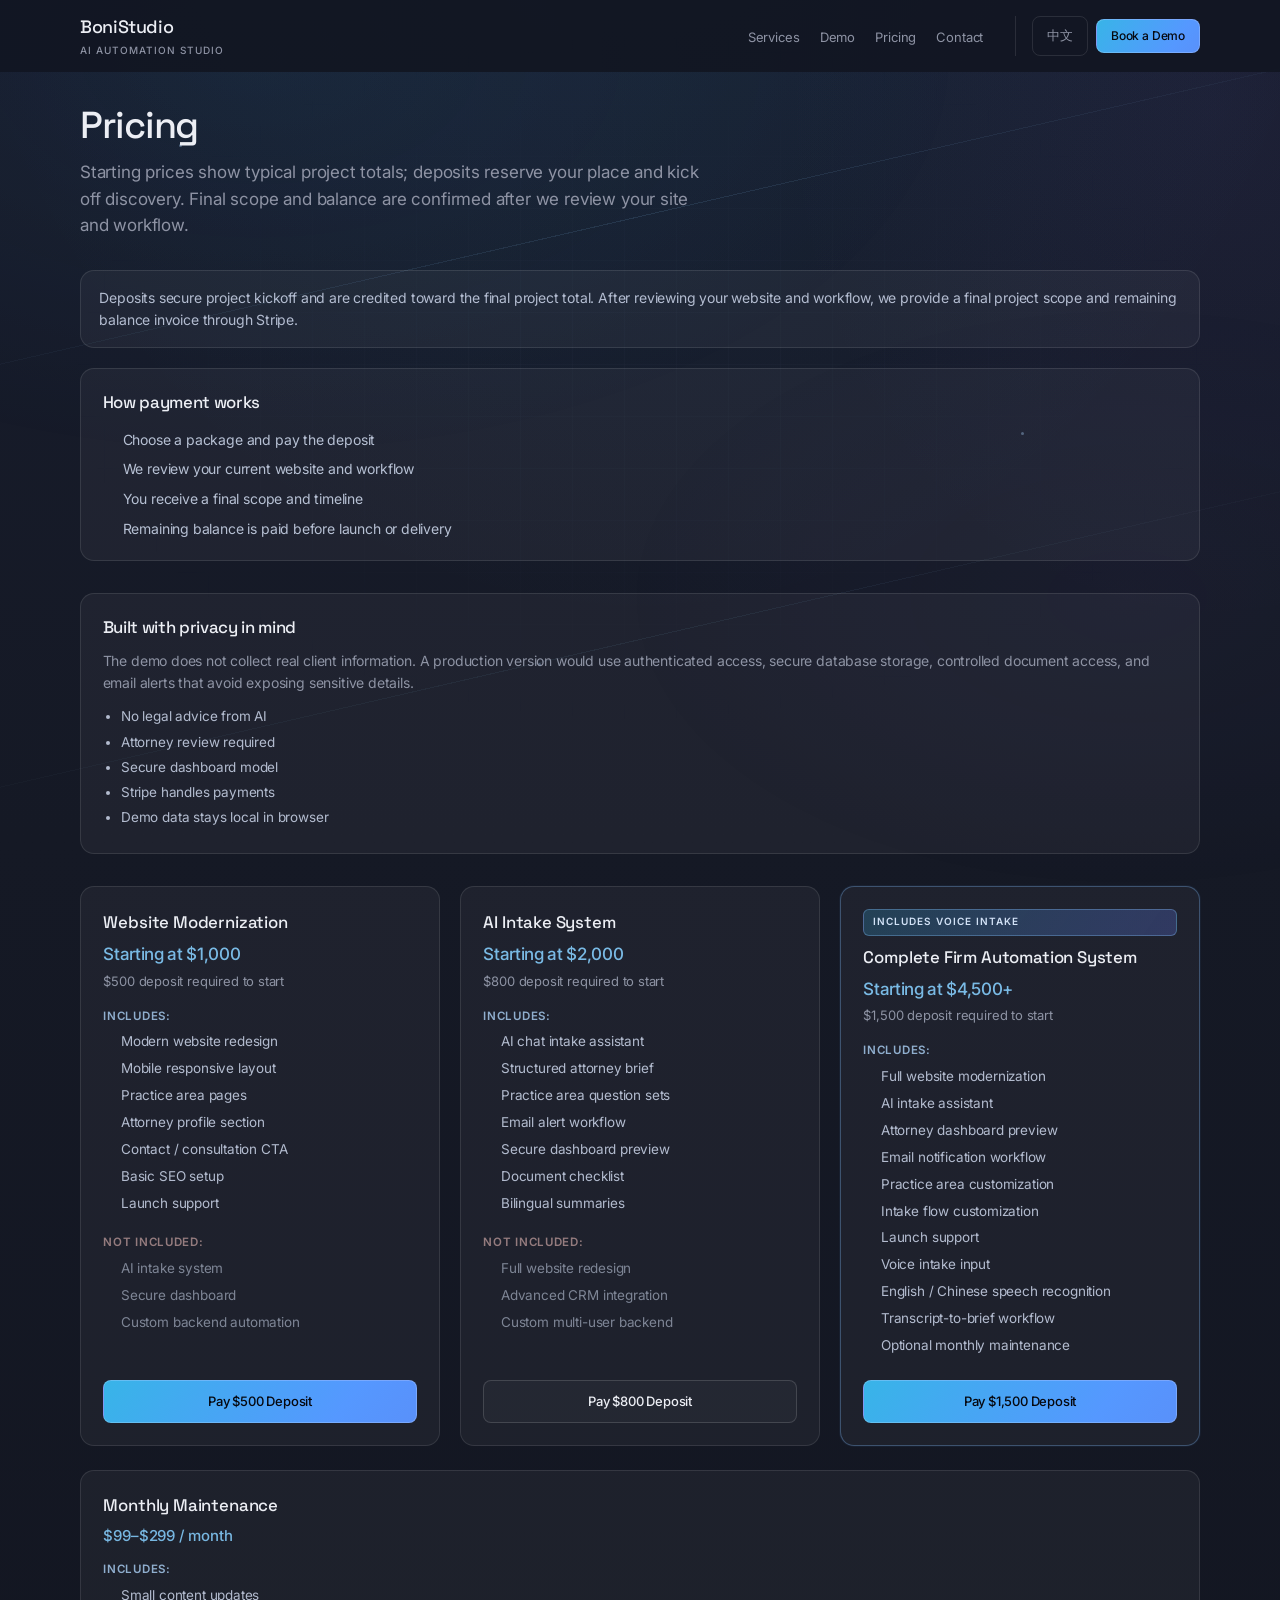
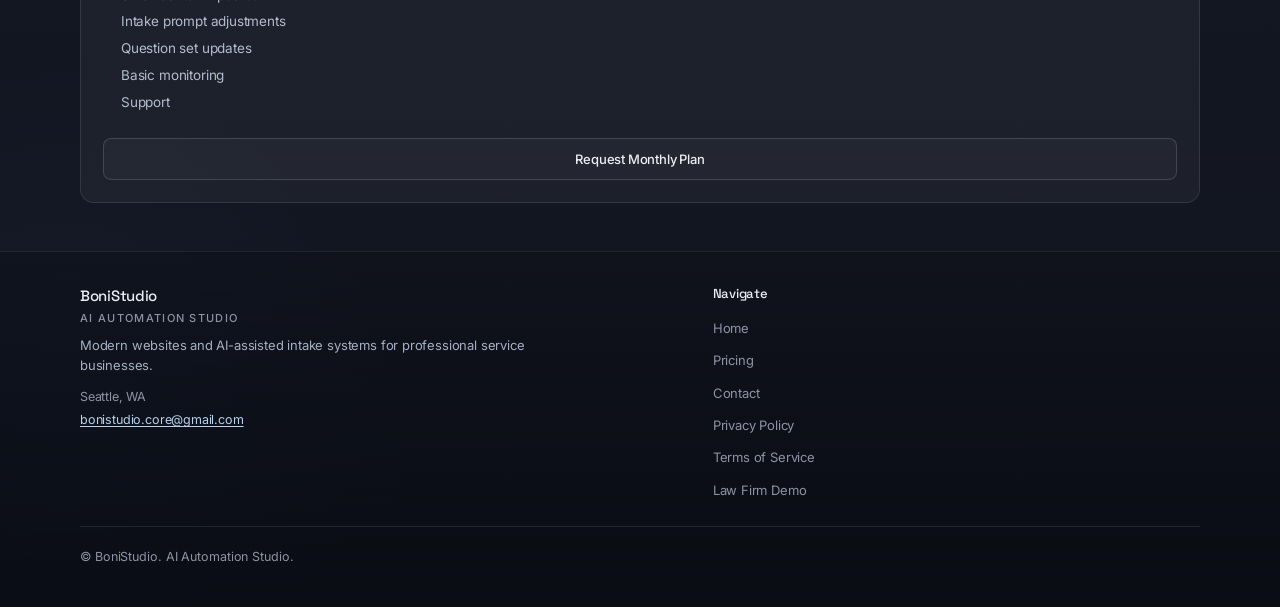
<file: pricing.html>
<!DOCTYPE html>
<html lang="en">
  <head>
    <meta charset="UTF-8" />
    <meta name="viewport" content="width=device-width, initial-scale=1.0" />
    <title data-i18n="meta.pricingTitle">Pricing — BoniStudio</title>
    <meta
      name="description"
      data-i18n="meta.pricingDesc"
      content="Project-based pricing for law firm websites and AI-assisted intake systems."
    />
    <link rel="preconnect" href="https://fonts.googleapis.com" />
    <link rel="preconnect" href="https://fonts.gstatic.com" crossorigin />
    <link
      href="https://fonts.googleapis.com/css2?family=Inter:wght@400;500&family=Space+Grotesk:wght@400;500;600&display=swap"
      rel="stylesheet"
    />
    <link rel="stylesheet" href="styles.css" />
  </head>
  <body>
    <div class="ambient" aria-hidden="true">
      <div class="ambient__mesh"></div>
      <div class="ambient__grid"></div>
      <div class="ambient__flow ambient__flow--1"></div>
      <div class="ambient__flow ambient__flow--2"></div>
      <div class="ambient__nodes">
        <span class="ambient__node"></span>
        <span class="ambient__node"></span>
        <span class="ambient__node"></span>
      </div>
    </div>
    <header class="header" id="header">
      <div class="header__inner container">
        <a class="brand" href="index.html#top" aria-label="BoniStudio home">
          <span class="brand__name" data-i18n="nav.brand">BoniStudio</span>
          <span class="brand__tag" data-i18n="nav.tagline">AI Automation Studio</span>
        </a>
        <nav class="nav" id="nav" aria-label="Main">
          <ul class="nav__list">
            <li><a class="nav__link" href="index.html#services" data-i18n="nav.services">Services</a></li>
            <li><a class="nav__link" href="demo/law-firm-intake.html" data-i18n="nav.demo">Demo</a></li>
            <li><a class="nav__link" href="pricing.html" data-i18n="nav.pricing">Pricing</a></li>
            <li><a class="nav__link" href="contact.html" data-i18n="nav.contact">Contact</a></li>
          </ul>
          <div class="nav__actions">
            <button type="button" class="btn btn--ghost lang-toggle" id="langToggle" aria-label="Switch language">
              <span id="langToggleLabel">中文</span>
            </button>
            <a class="btn btn--primary btn--sm" href="contact.html" data-i18n="nav.bookDemo">Book a Demo</a>
          </div>
        </nav>
        <button
          type="button"
          class="menu-toggle"
          id="menuToggle"
          aria-expanded="false"
          aria-controls="nav"
          aria-label="Open menu"
        >
          <span class="menu-toggle__bar"></span>
          <span class="menu-toggle__bar"></span>
          <span class="menu-toggle__bar"></span>
        </button>
      </div>
    </header>

    <main class="page-main container" id="top">
      <header class="page-hero">
        <h1 class="page-hero__title" data-i18n="pricing.title">Pricing</h1>
        <p class="page-hero__lead" data-i18n="pricing.subtitle">
          Starting prices show typical project totals; deposits reserve your place and kick off discovery.
        </p>
      </header>

      <p class="pricing-page__note pricing-page__note--muted" data-i18n="pricing.paymentNote">
        Deposits secure project kickoff and are credited toward the final project total.
      </p>

      <section class="pricing-flow reveal" aria-labelledby="pricing-flow-title">
        <h2 id="pricing-flow-title" class="pricing-flow__title" data-i18n="pricing.flowTitle">How payment works</h2>
        <ol class="pricing-flow__steps">
          <li data-i18n="pricing.flow1">Choose a package and pay the deposit</li>
          <li data-i18n="pricing.flow2">We review your current website and workflow</li>
          <li data-i18n="pricing.flow3">You receive a final scope and timeline</li>
          <li data-i18n="pricing.flow4">Remaining balance is paid before launch or delivery</li>
        </ol>
      </section>

      <section class="trust trust--compact reveal" aria-labelledby="trust-pricing-title">
        <h2 id="trust-pricing-title" class="trust__title" data-i18n="trust.title">Built with privacy in mind</h2>
        <p class="trust__lead" data-i18n="trust.lead">
          The demo does not collect real client information.
        </p>
        <ul class="trust__bullets">
          <li data-i18n="trust.b1">No legal advice from AI</li>
          <li data-i18n="trust.b2">Attorney review required</li>
          <li data-i18n="trust.b3">Secure dashboard model</li>
          <li data-i18n="trust.b4">Stripe handles payments</li>
          <li data-i18n="trust.b5">Demo data stays local in browser</li>
        </ul>
      </section>

      <div class="pricing-page__grid" id="stripe-deposit">
        <article class="pricing-card">
          <h2 class="pricing-card__title" data-i18n="pricing.p1.title">Website Modernization</h2>
          <p class="pricing-card__start" data-i18n="pricing.p1.start">Starting at $1,000</p>
          <p class="pricing-card__deposit" data-i18n="pricing.p1.deposit">$500 deposit required to start</p>
          <p class="pricing-card__includes" data-i18n="pricing.includes">Includes:</p>
          <ul class="pricing-card__list">
            <li data-i18n="pricing.p1.i1">Modern website redesign</li>
            <li data-i18n="pricing.p1.i2">Mobile responsive layout</li>
            <li data-i18n="pricing.p1.i3">Practice area pages</li>
            <li data-i18n="pricing.p1.i4">Attorney profile section</li>
            <li data-i18n="pricing.p1.i5">Contact / consultation CTA</li>
            <li data-i18n="pricing.p1.i6">Basic SEO setup</li>
            <li data-i18n="pricing.p1.i7">Launch support</li>
          </ul>
          <p class="pricing-card__includes pricing-card__includes--not" data-i18n="pricing.notIncluded">Not included:</p>
          <ul class="pricing-card__list pricing-card__list--not">
            <li data-i18n="pricing.p1.n1">AI intake system</li>
            <li data-i18n="pricing.p1.n2">Secure dashboard</li>
            <li data-i18n="pricing.p1.n3">Custom backend automation</li>
          </ul>
          <a
            class="btn btn--primary pricing-card__cta"
            href="https://buy.stripe.com/14A4gs5WB1Y2cRp4F6bAs02"
            target="_blank"
            rel="noopener noreferrer"
            data-stripe="websiteDeposit"
            data-i18n="pricing.pay500"
            >Pay $500 Deposit</a
          >
        </article>

        <article class="pricing-card">
          <h2 class="pricing-card__title" data-i18n="pricing.p2.title">AI Intake System</h2>
          <p class="pricing-card__start" data-i18n="pricing.p2.start">Starting at $2,000</p>
          <p class="pricing-card__deposit" data-i18n="pricing.p2.deposit">$800 deposit required to start</p>
          <p class="pricing-card__includes" data-i18n="pricing.includes">Includes:</p>
          <ul class="pricing-card__list">
            <li data-i18n="pricing.p2.i1">AI chat intake assistant</li>
            <li data-i18n="pricing.p2.i2">Structured attorney brief</li>
            <li data-i18n="pricing.p2.i3">Practice area question sets</li>
            <li data-i18n="pricing.p2.i4">Email alert workflow</li>
            <li data-i18n="pricing.p2.i5">Secure dashboard preview</li>
            <li data-i18n="pricing.p2.i6">Document checklist</li>
            <li data-i18n="pricing.p2.i7">Bilingual summaries</li>
          </ul>
          <p class="pricing-card__includes pricing-card__includes--not" data-i18n="pricing.notIncluded">Not included:</p>
          <ul class="pricing-card__list pricing-card__list--not">
            <li data-i18n="pricing.p2.n1">Full website redesign</li>
            <li data-i18n="pricing.p2.n2">Advanced CRM integration</li>
            <li data-i18n="pricing.p2.n3">Custom multi-user backend</li>
          </ul>
          <a
            class="btn btn--secondary pricing-card__cta"
            href="https://buy.stripe.com/9B68wI84JgSWdVtdbCbAs01"
            target="_blank"
            rel="noopener noreferrer"
            data-stripe="aiIntakeDeposit"
            data-i18n="pricing.pay800"
            >Pay $800 Deposit</a
          >
        </article>

        <article class="pricing-card pricing-card--featured">
          <p class="pricing-card__tier-badge" data-i18n="pricing.p3.badge">Includes Voice Intake</p>
          <h2 class="pricing-card__title" data-i18n="pricing.p3.title">Complete Firm Automation System</h2>
          <p class="pricing-card__start" data-i18n="pricing.p3.start">Starting at $4,500+</p>
          <p class="pricing-card__deposit" data-i18n="pricing.p3.deposit">$1,500 deposit required to start</p>
          <p class="pricing-card__includes" data-i18n="pricing.includes">Includes:</p>
          <ul class="pricing-card__list">
            <li data-i18n="pricing.p3.i1">Full website modernization</li>
            <li data-i18n="pricing.p3.i2">AI intake assistant</li>
            <li data-i18n="pricing.p3.i3">Attorney dashboard preview</li>
            <li data-i18n="pricing.p3.i4">Email notification workflow</li>
            <li data-i18n="pricing.p3.i5">Practice area customization</li>
            <li data-i18n="pricing.p3.i6">Intake flow customization</li>
            <li data-i18n="pricing.p3.i7">Launch support</li>
            <li data-i18n="pricing.p3.v1">Voice intake input</li>
            <li data-i18n="pricing.p3.v2">English / Chinese speech recognition</li>
            <li data-i18n="pricing.p3.v3">Transcript-to-brief workflow</li>
            <li data-i18n="pricing.p3.i8">Optional monthly maintenance</li>
          </ul>
          <a
            class="btn btn--primary pricing-card__cta"
            href="https://buy.stripe.com/aFa6oA70FbyC9Fdb3ubAs00"
            target="_blank"
            rel="noopener noreferrer"
            data-stripe="completeSystemDeposit"
            data-i18n="pricing.pay1500"
            >Pay $1,500 Deposit</a
          >
        </article>
      </div>

      <article class="pricing-card pricing-maint">
        <h2 class="pricing-card__title" data-i18n="pricing.maintenance.title">Monthly Maintenance</h2>
        <p class="pricing-card__price" data-i18n="pricing.maintenance.price">$99–$299 / month</p>
        <p class="pricing-card__includes" data-i18n="pricing.includes">Includes:</p>
        <ul class="pricing-card__list">
          <li data-i18n="pricing.maint.i1">Small content updates</li>
          <li data-i18n="pricing.maint.i2">Intake prompt adjustments</li>
          <li data-i18n="pricing.maint.i3">Question set updates</li>
          <li data-i18n="pricing.maint.i4">Basic monitoring</li>
          <li data-i18n="pricing.maint.i5">Support</li>
        </ul>
        <a
          class="btn btn--secondary pricing-card__cta"
          href="mailto:bonistudio.core@gmail.com?subject=Monthly%20Maintenance%20Inquiry"
          data-i18n="pricing.maintenance.cta"
          >Request Monthly Plan</a
        >
      </article>
    </main>

    <footer class="footer site-footer">
      <div class="container site-footer__grid">
        <div class="site-footer__brand-block">
          <p class="footer__brand">BoniStudio</p>
          <p class="site-footer__tag" data-i18n="nav.tagline">AI Automation Studio</p>
          <p class="site-footer__tagline" data-i18n="footer.tagline">
            Modern websites and AI-assisted intake systems for professional service businesses.
          </p>
          <p class="site-footer__meta" data-i18n="footer.location">Seattle, WA</p>
          <p class="site-footer__meta">
            <a href="mailto:bonistudio.core@gmail.com">bonistudio.core@gmail.com</a>
          </p>
        </div>
        <div class="site-footer__nav-block">
          <p class="site-footer__nav-title" data-i18n="footer.navTitle">Navigate</p>
          <ul class="site-footer__links">
            <li><a href="index.html#top" data-i18n="footer.linkHome">Home</a></li>
            <li><a href="pricing.html" data-i18n="footer.linkPricing">Pricing</a></li>
            <li><a href="contact.html" data-i18n="footer.linkContact">Contact</a></li>
            <li><a href="privacy.html" data-i18n="footer.linkPrivacy">Privacy Policy</a></li>
            <li><a href="terms.html" data-i18n="footer.linkTerms">Terms of Service</a></li>
            <li><a href="demo/law-firm-intake.html" data-i18n="footer.linkDemo">Law Firm Demo</a></li>
          </ul>
        </div>
      </div>
      <div class="container site-footer__bottom">
        <p class="footer__copy" data-i18n="footer.copy">© BoniStudio. AI Automation Studio.</p>
      </div>
    </footer>

    <script src="script.js"></script>
  </body>
</html>
</file>
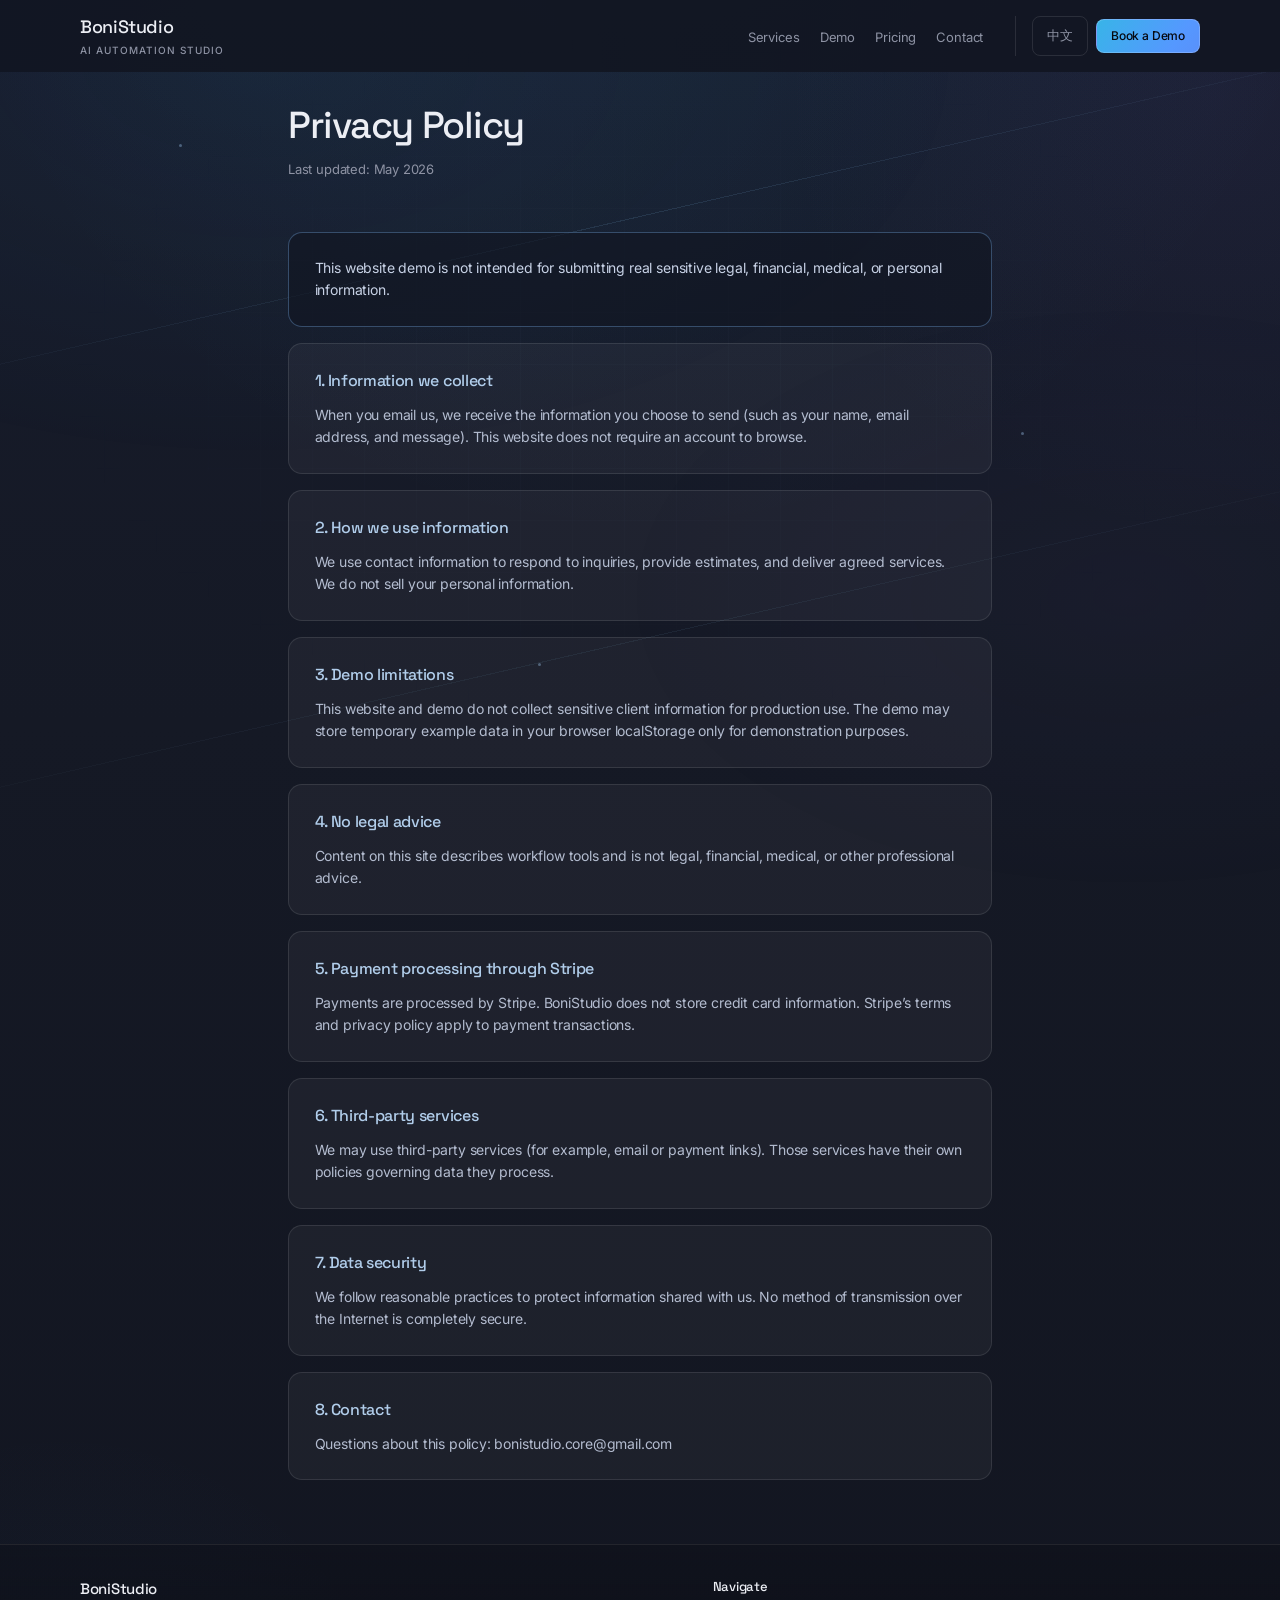
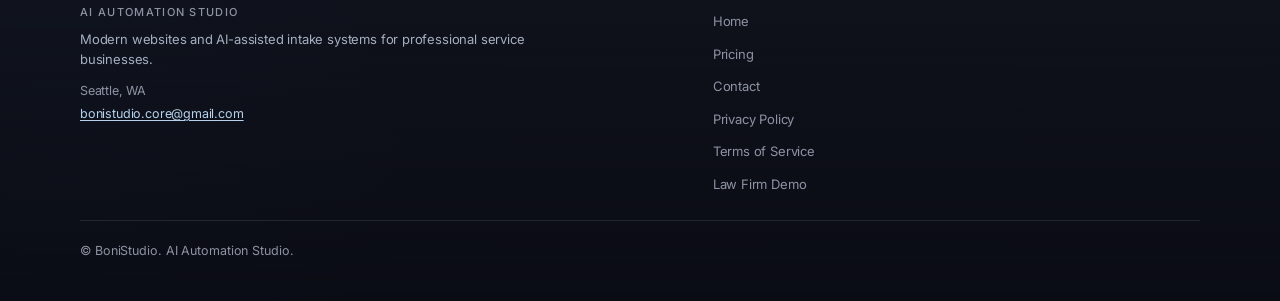
<file: privacy.html>
<!DOCTYPE html>
<html lang="en">
  <head>
    <meta charset="UTF-8" />
    <meta name="viewport" content="width=device-width, initial-scale=1.0" />
    <title data-i18n="meta.privacyTitle">Privacy Policy — BoniStudio</title>
    <meta name="description" data-i18n="meta.privacyDesc" content="Privacy policy for BoniStudio." />
    <link rel="preconnect" href="https://fonts.googleapis.com" />
    <link rel="preconnect" href="https://fonts.gstatic.com" crossorigin />
    <link
      href="https://fonts.googleapis.com/css2?family=Inter:wght@400;500&family=Space+Grotesk:wght@400;500;600&display=swap"
      rel="stylesheet"
    />
    <link rel="stylesheet" href="styles.css" />
  </head>
  <body>
    <div class="ambient" aria-hidden="true">
      <div class="ambient__mesh"></div>
      <div class="ambient__grid"></div>
      <div class="ambient__flow ambient__flow--1"></div>
      <div class="ambient__flow ambient__flow--2"></div>
      <div class="ambient__nodes">
        <span class="ambient__node"></span>
        <span class="ambient__node"></span>
        <span class="ambient__node"></span>
      </div>
    </div>
    <header class="header" id="header">
      <div class="header__inner container">
        <a class="brand" href="index.html#top" aria-label="BoniStudio home">
          <span class="brand__name" data-i18n="nav.brand">BoniStudio</span>
          <span class="brand__tag" data-i18n="nav.tagline">AI Automation Studio</span>
        </a>
        <nav class="nav" id="nav" aria-label="Main">
          <ul class="nav__list">
            <li><a class="nav__link" href="index.html#services" data-i18n="nav.services">Services</a></li>
            <li><a class="nav__link" href="demo/law-firm-intake.html" data-i18n="nav.demo">Demo</a></li>
            <li><a class="nav__link" href="pricing.html" data-i18n="nav.pricing">Pricing</a></li>
            <li><a class="nav__link" href="contact.html" data-i18n="nav.contact">Contact</a></li>
          </ul>
          <div class="nav__actions">
            <button type="button" class="btn btn--ghost lang-toggle" id="langToggle" aria-label="Switch language">
              <span id="langToggleLabel">中文</span>
            </button>
            <a class="btn btn--primary btn--sm" href="contact.html" data-i18n="nav.bookDemo">Book a Demo</a>
          </div>
        </nav>
        <button
          type="button"
          class="menu-toggle"
          id="menuToggle"
          aria-expanded="false"
          aria-controls="nav"
          aria-label="Open menu"
        >
          <span class="menu-toggle__bar"></span>
          <span class="menu-toggle__bar"></span>
          <span class="menu-toggle__bar"></span>
        </button>
      </div>
    </header>

    <main class="page-main container legal-page" id="top">
      <header class="page-hero">
        <h1 class="page-hero__title" data-i18n="privacy.title">Privacy Policy</h1>
        <p class="legal-updated" data-i18n="privacy.updated">Last updated: May 2026</p>
      </header>

      <article class="legal-card legal-card--emphasis reveal">
        <p data-i18n="privacy.demoBan">
          This website demo is not intended for submitting real sensitive legal, financial, medical, or personal information.
        </p>
      </article>

      <article class="legal-card reveal">
        <h2 data-i18n="privacy.s1h">1. Information we collect</h2>
        <p data-i18n="privacy.s1p">…</p>
      </article>
      <article class="legal-card reveal">
        <h2 data-i18n="privacy.s2h">2. How we use information</h2>
        <p data-i18n="privacy.s2p">…</p>
      </article>
      <article class="legal-card reveal">
        <h2 data-i18n="privacy.s3h">3. Demo limitations</h2>
        <p data-i18n="privacy.s3p">…</p>
      </article>
      <article class="legal-card reveal">
        <h2 data-i18n="privacy.s4h">4. No legal advice</h2>
        <p data-i18n="privacy.s4p">…</p>
      </article>
      <article class="legal-card reveal">
        <h2 data-i18n="privacy.s5h">5. Payment processing through Stripe</h2>
        <p data-i18n="privacy.s5p">…</p>
      </article>
      <article class="legal-card reveal">
        <h2 data-i18n="privacy.s6h">6. Third-party services</h2>
        <p data-i18n="privacy.s6p">…</p>
      </article>
      <article class="legal-card reveal">
        <h2 data-i18n="privacy.s7h">7. Data security</h2>
        <p data-i18n="privacy.s7p">…</p>
      </article>
      <article class="legal-card reveal">
        <h2 data-i18n="privacy.s8h">8. Contact</h2>
        <p data-i18n="privacy.s8p">…</p>
      </article>
    </main>

    <footer class="footer site-footer">
      <div class="container site-footer__grid">
        <div class="site-footer__brand-block">
          <p class="footer__brand">BoniStudio</p>
          <p class="site-footer__tag" data-i18n="nav.tagline">AI Automation Studio</p>
          <p class="site-footer__tagline" data-i18n="footer.tagline">
            Modern websites and AI-assisted intake systems for professional service businesses.
          </p>
          <p class="site-footer__meta" data-i18n="footer.location">Seattle, WA</p>
          <p class="site-footer__meta">
            <a href="mailto:bonistudio.core@gmail.com">bonistudio.core@gmail.com</a>
          </p>
        </div>
        <div class="site-footer__nav-block">
          <p class="site-footer__nav-title" data-i18n="footer.navTitle">Navigate</p>
          <ul class="site-footer__links">
            <li><a href="index.html#top" data-i18n="footer.linkHome">Home</a></li>
            <li><a href="pricing.html" data-i18n="footer.linkPricing">Pricing</a></li>
            <li><a href="contact.html" data-i18n="footer.linkContact">Contact</a></li>
            <li><a href="privacy.html" data-i18n="footer.linkPrivacy">Privacy Policy</a></li>
            <li><a href="terms.html" data-i18n="footer.linkTerms">Terms of Service</a></li>
            <li><a href="demo/law-firm-intake.html" data-i18n="footer.linkDemo">Law Firm Demo</a></li>
          </ul>
        </div>
      </div>
      <div class="container site-footer__bottom">
        <p class="footer__copy" data-i18n="footer.copy">© BoniStudio. AI Automation Studio.</p>
      </div>
    </footer>

    <script src="script.js"></script>
  </body>
</html>
</file>
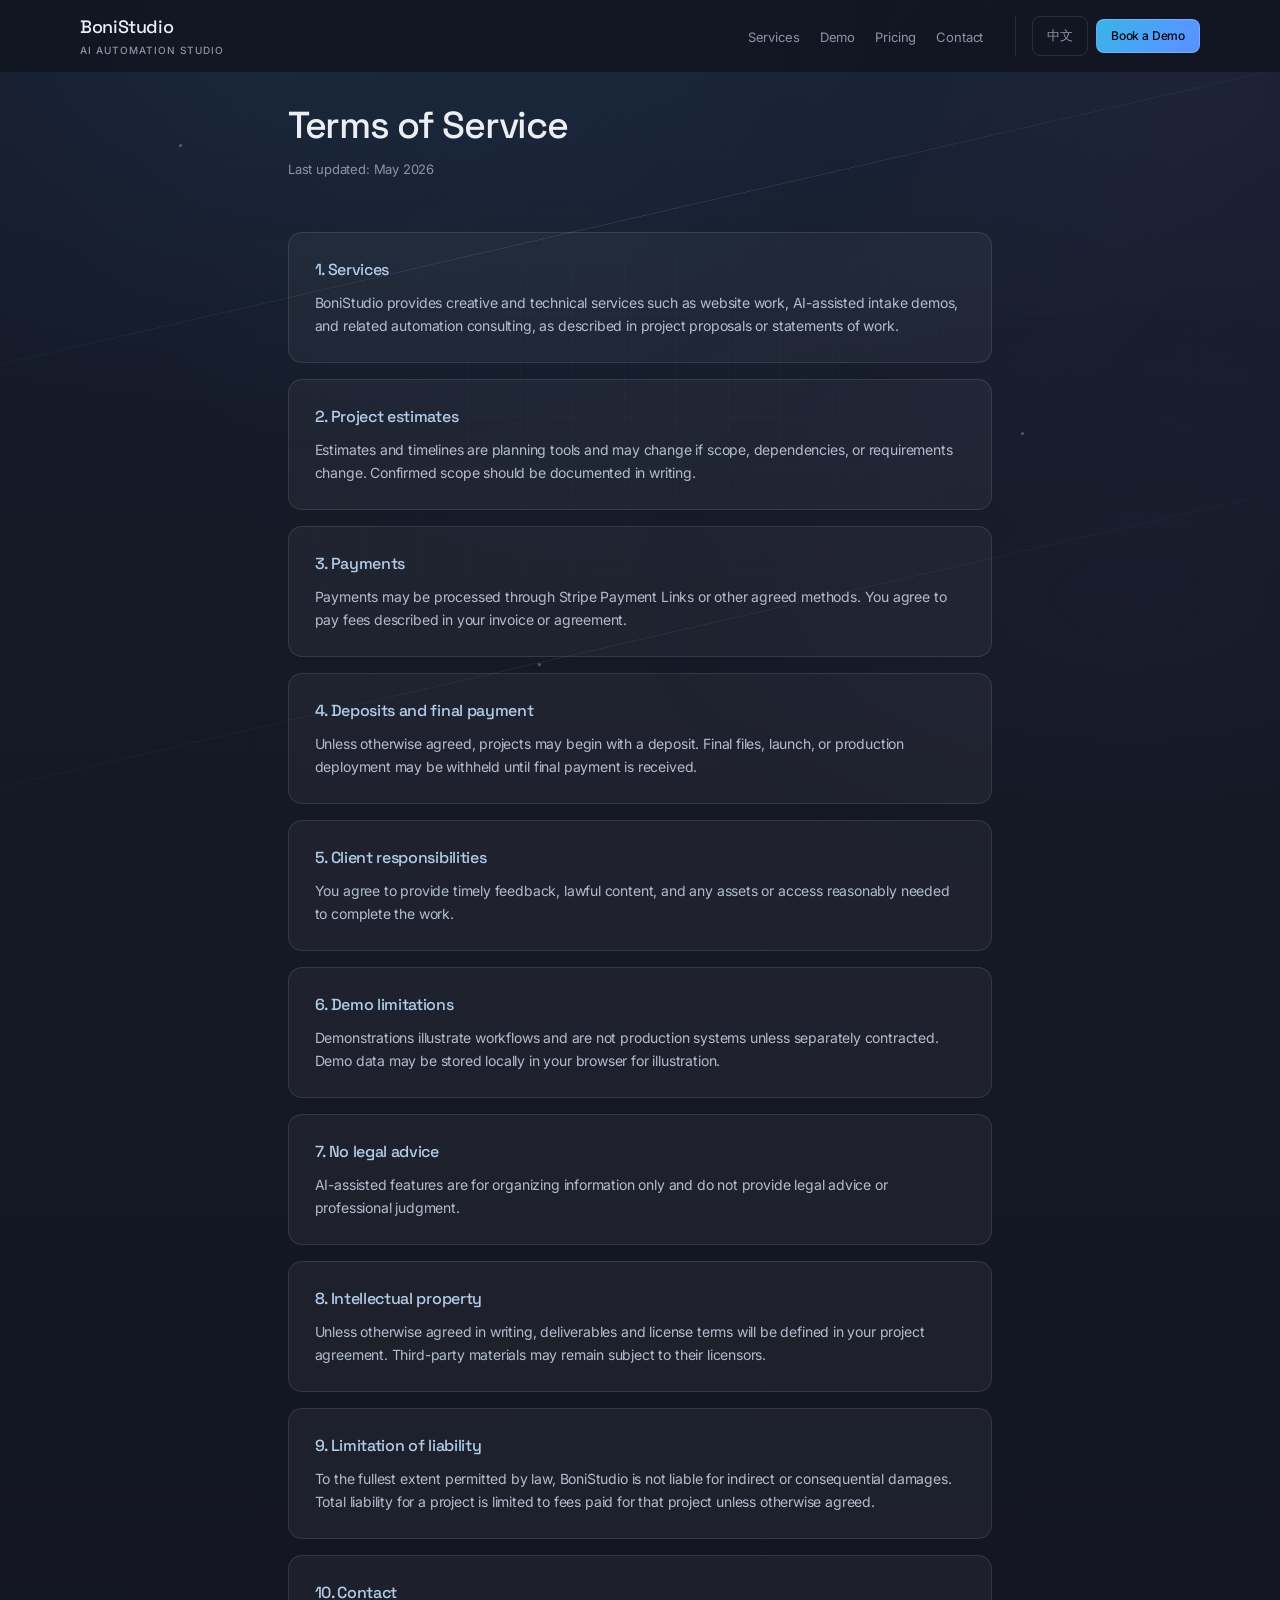
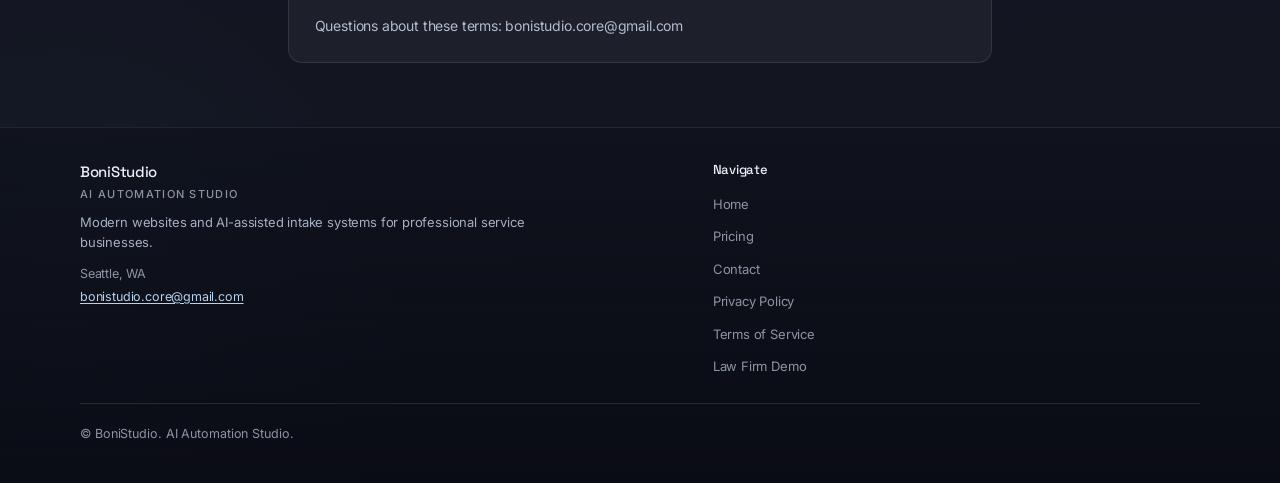
<file: terms.html>
<!DOCTYPE html>
<html lang="en">
  <head>
    <meta charset="UTF-8" />
    <meta name="viewport" content="width=device-width, initial-scale=1.0" />
    <title data-i18n="meta.termsTitle">Terms of Service — BoniStudio</title>
    <meta name="description" data-i18n="meta.termsDesc" content="Terms of service for BoniStudio." />
    <link rel="preconnect" href="https://fonts.googleapis.com" />
    <link rel="preconnect" href="https://fonts.gstatic.com" crossorigin />
    <link
      href="https://fonts.googleapis.com/css2?family=Inter:wght@400;500&family=Space+Grotesk:wght@400;500;600&display=swap"
      rel="stylesheet"
    />
    <link rel="stylesheet" href="styles.css" />
  </head>
  <body>
    <div class="ambient" aria-hidden="true">
      <div class="ambient__mesh"></div>
      <div class="ambient__grid"></div>
      <div class="ambient__flow ambient__flow--1"></div>
      <div class="ambient__flow ambient__flow--2"></div>
      <div class="ambient__nodes">
        <span class="ambient__node"></span>
        <span class="ambient__node"></span>
        <span class="ambient__node"></span>
      </div>
    </div>
    <header class="header" id="header">
      <div class="header__inner container">
        <a class="brand" href="index.html#top" aria-label="BoniStudio home">
          <span class="brand__name" data-i18n="nav.brand">BoniStudio</span>
          <span class="brand__tag" data-i18n="nav.tagline">AI Automation Studio</span>
        </a>
        <nav class="nav" id="nav" aria-label="Main">
          <ul class="nav__list">
            <li><a class="nav__link" href="index.html#services" data-i18n="nav.services">Services</a></li>
            <li><a class="nav__link" href="demo/law-firm-intake.html" data-i18n="nav.demo">Demo</a></li>
            <li><a class="nav__link" href="pricing.html" data-i18n="nav.pricing">Pricing</a></li>
            <li><a class="nav__link" href="contact.html" data-i18n="nav.contact">Contact</a></li>
          </ul>
          <div class="nav__actions">
            <button type="button" class="btn btn--ghost lang-toggle" id="langToggle" aria-label="Switch language">
              <span id="langToggleLabel">中文</span>
            </button>
            <a class="btn btn--primary btn--sm" href="contact.html" data-i18n="nav.bookDemo">Book a Demo</a>
          </div>
        </nav>
        <button
          type="button"
          class="menu-toggle"
          id="menuToggle"
          aria-expanded="false"
          aria-controls="nav"
          aria-label="Open menu"
        >
          <span class="menu-toggle__bar"></span>
          <span class="menu-toggle__bar"></span>
          <span class="menu-toggle__bar"></span>
        </button>
      </div>
    </header>

    <main class="page-main container legal-page" id="top">
      <header class="page-hero">
        <h1 class="page-hero__title" data-i18n="terms.title">Terms of Service</h1>
        <p class="legal-updated" data-i18n="terms.updated">Last updated: May 2026</p>
      </header>

      <article class="legal-card reveal">
        <h2 data-i18n="terms.s1h">1. Services</h2>
        <p data-i18n="terms.s1p">…</p>
      </article>
      <article class="legal-card reveal">
        <h2 data-i18n="terms.s2h">2. Project estimates</h2>
        <p data-i18n="terms.s2p">…</p>
      </article>
      <article class="legal-card reveal">
        <h2 data-i18n="terms.s3h">3. Payments</h2>
        <p data-i18n="terms.s3p">…</p>
      </article>
      <article class="legal-card reveal">
        <h2 data-i18n="terms.s4h">4. Deposits and final payment</h2>
        <p data-i18n="terms.s4p">…</p>
      </article>
      <article class="legal-card reveal">
        <h2 data-i18n="terms.s5h">5. Client responsibilities</h2>
        <p data-i18n="terms.s5p">…</p>
      </article>
      <article class="legal-card reveal">
        <h2 data-i18n="terms.s6h">6. Demo limitations</h2>
        <p data-i18n="terms.s6p">…</p>
      </article>
      <article class="legal-card reveal">
        <h2 data-i18n="terms.s7h">7. No legal advice</h2>
        <p data-i18n="terms.s7p">…</p>
      </article>
      <article class="legal-card reveal">
        <h2 data-i18n="terms.s8h">8. Intellectual property</h2>
        <p data-i18n="terms.s8p">…</p>
      </article>
      <article class="legal-card reveal">
        <h2 data-i18n="terms.s9h">9. Limitation of liability</h2>
        <p data-i18n="terms.s9p">…</p>
      </article>
      <article class="legal-card reveal">
        <h2 data-i18n="terms.s10h">10. Contact</h2>
        <p data-i18n="terms.s10p">…</p>
      </article>
    </main>

    <footer class="footer site-footer">
      <div class="container site-footer__grid">
        <div class="site-footer__brand-block">
          <p class="footer__brand">BoniStudio</p>
          <p class="site-footer__tag" data-i18n="nav.tagline">AI Automation Studio</p>
          <p class="site-footer__tagline" data-i18n="footer.tagline">
            Modern websites and AI-assisted intake systems for professional service businesses.
          </p>
          <p class="site-footer__meta" data-i18n="footer.location">Seattle, WA</p>
          <p class="site-footer__meta">
            <a href="mailto:bonistudio.core@gmail.com">bonistudio.core@gmail.com</a>
          </p>
        </div>
        <div class="site-footer__nav-block">
          <p class="site-footer__nav-title" data-i18n="footer.navTitle">Navigate</p>
          <ul class="site-footer__links">
            <li><a href="index.html#top" data-i18n="footer.linkHome">Home</a></li>
            <li><a href="pricing.html" data-i18n="footer.linkPricing">Pricing</a></li>
            <li><a href="contact.html" data-i18n="footer.linkContact">Contact</a></li>
            <li><a href="privacy.html" data-i18n="footer.linkPrivacy">Privacy Policy</a></li>
            <li><a href="terms.html" data-i18n="footer.linkTerms">Terms of Service</a></li>
            <li><a href="demo/law-firm-intake.html" data-i18n="footer.linkDemo">Law Firm Demo</a></li>
          </ul>
        </div>
      </div>
      <div class="container site-footer__bottom">
        <p class="footer__copy" data-i18n="footer.copy">© BoniStudio. AI Automation Studio.</p>
      </div>
    </footer>

    <script src="script.js"></script>
  </body>
</html>
</file>
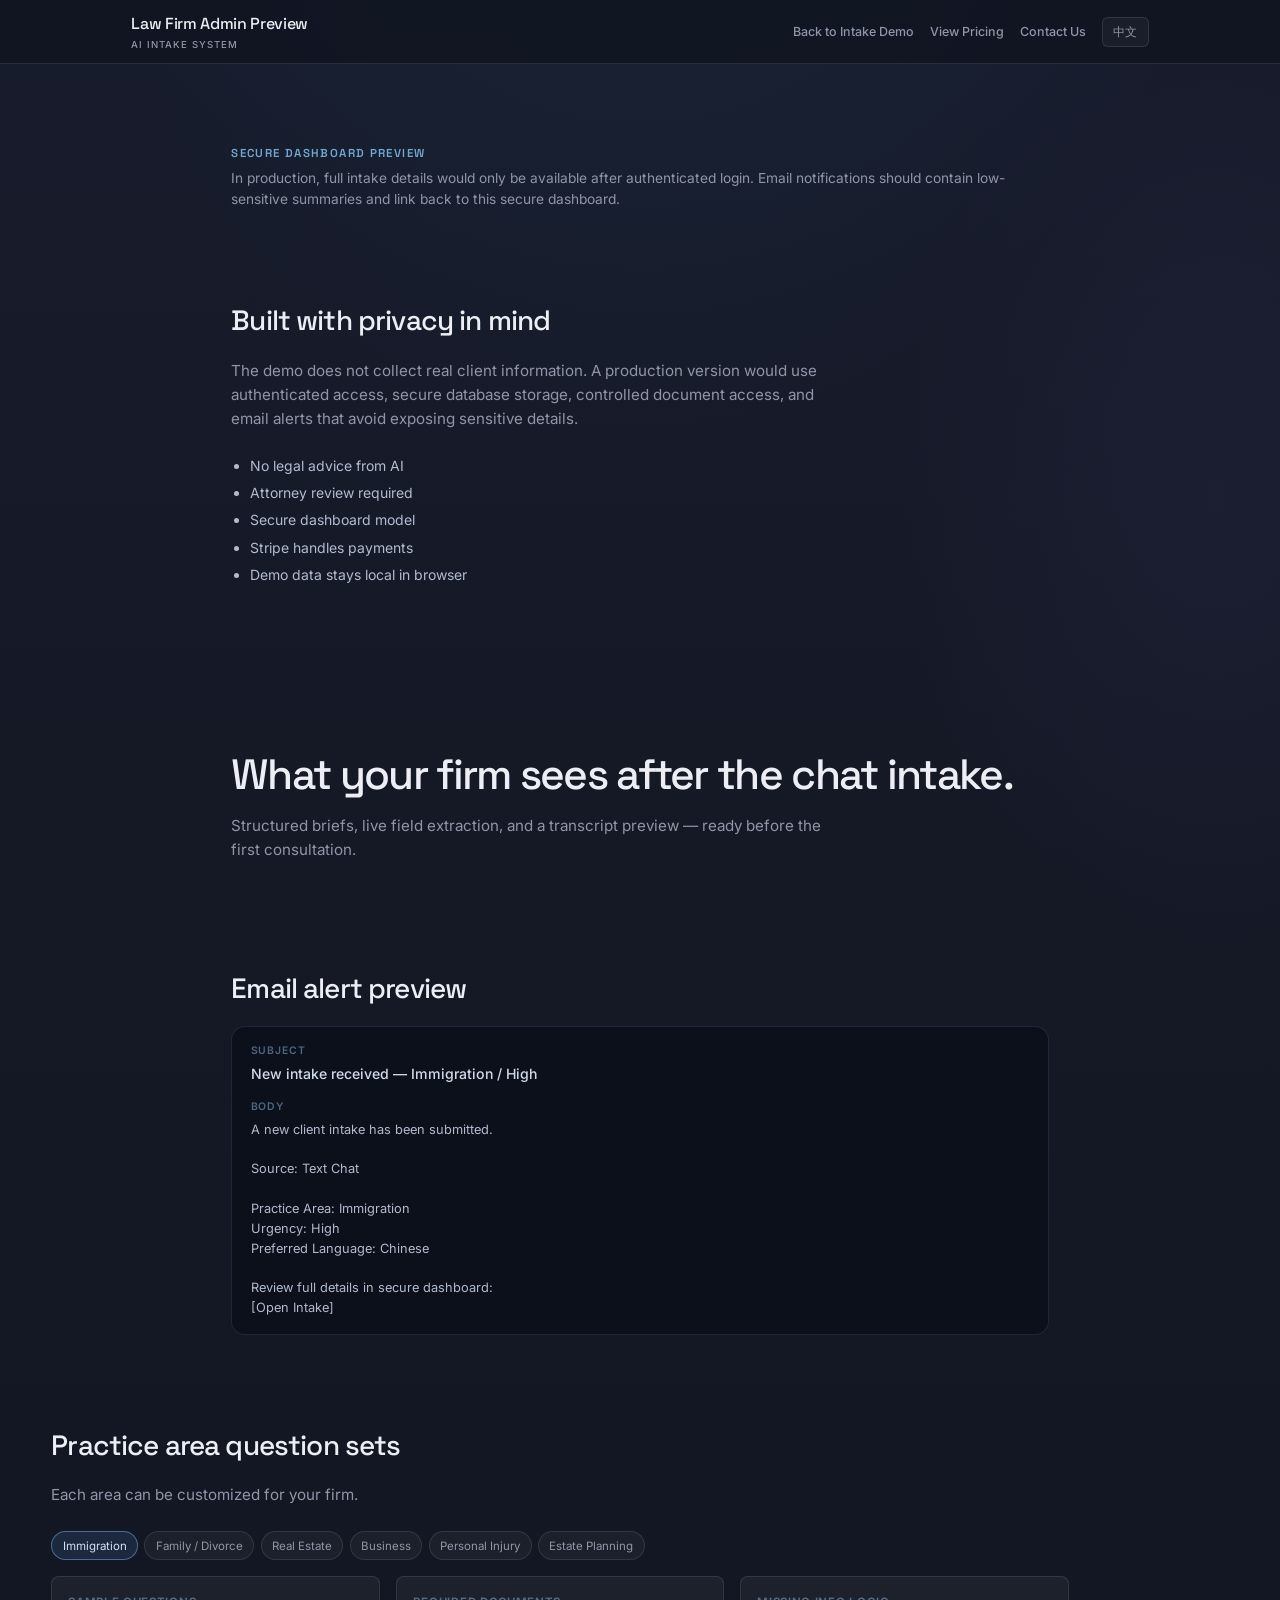
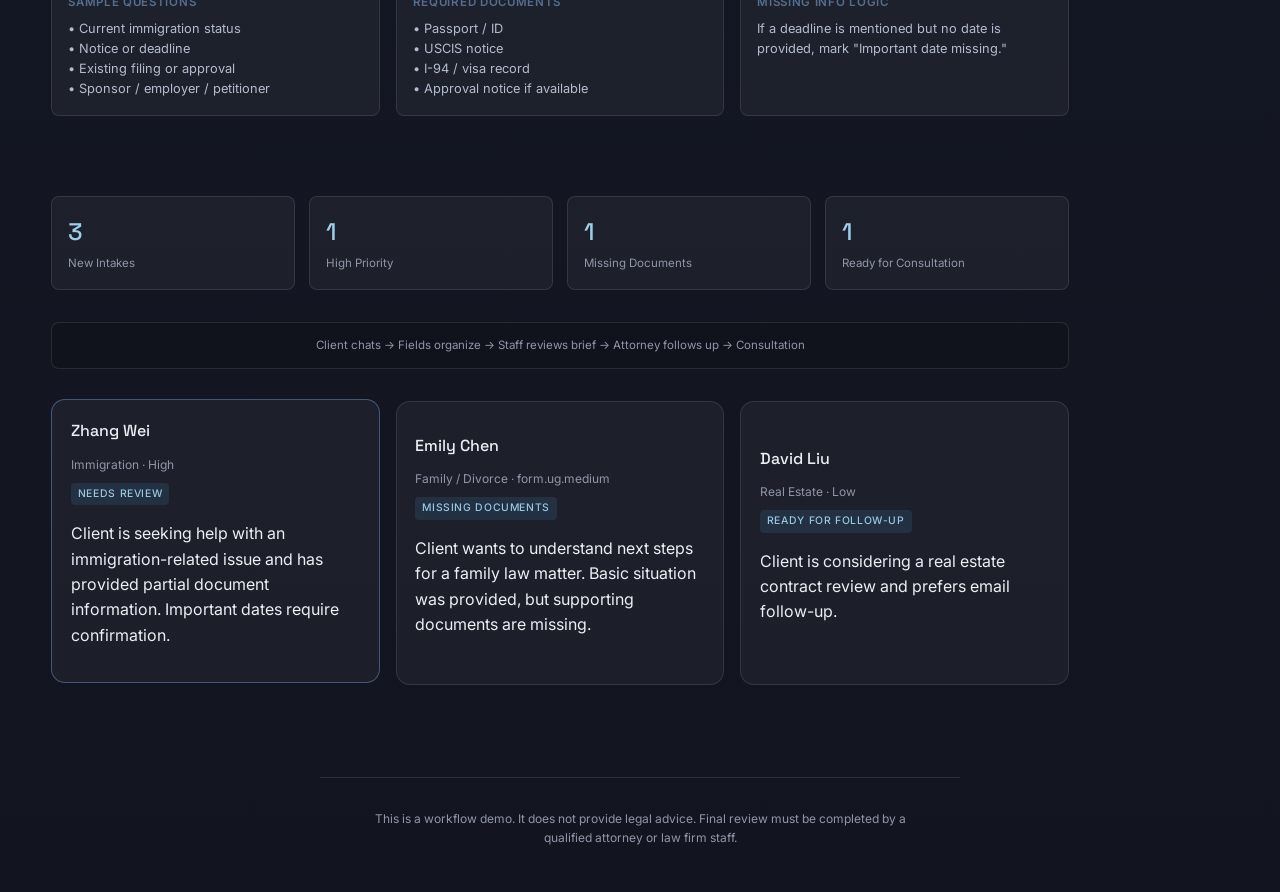
<file: demo/law-firm-admin.html>
<!DOCTYPE html>
<html lang="en">
  <head>
    <meta charset="UTF-8" />
    <meta name="viewport" content="width=device-width, initial-scale=1.0" />
    <title data-i18n="meta.titleAdmin">Law Firm Admin Preview — BoniStudio</title>
    <meta
      name="description"
      data-i18n="meta.descAdmin"
      content="Attorney dashboard preview for AI-assisted intake — BoniStudio demo."
    />
    <link rel="preconnect" href="https://fonts.googleapis.com" />
    <link rel="preconnect" href="https://fonts.gstatic.com" crossorigin />
    <link
      href="https://fonts.googleapis.com/css2?family=Inter:wght@400;500&family=Space+Grotesk:wght@400;500;600&display=swap"
      rel="stylesheet"
    />
    <link rel="stylesheet" href="law-firm-demo.css" />
  </head>
  <body class="lfd-page">
    <header class="lfd-header">
      <div class="lfd-header__inner">
        <a class="lfd-brand" href="law-firm-intake.html">
          <span class="lfd-brand__name" data-i18n="admin.navBrand">Law Firm Admin Preview</span>
          <span class="lfd-brand__tag" data-i18n="admin.navTag">AI Intake System</span>
        </a>
        <button type="button" class="lfd-menu-toggle" id="lfdMenuToggle" aria-expanded="false" aria-controls="lfdNav" aria-label="Menu">
          <span></span><span></span><span></span>
        </button>
        <nav class="lfd-nav" id="lfdNav">
          <a class="lfd-nav__link" href="law-firm-intake.html" data-i18n="nav.intake">Back to Intake Demo</a>
          <a class="lfd-nav__link" href="../pricing.html" data-i18n="nav.pricing">View Pricing</a>
          <a class="lfd-nav__link" href="../contact.html" data-i18n="nav.contact">Contact Us</a>
          <button type="button" class="lfd-lang" id="lfdLangToggle">中文</button>
        </nav>
      </div>
    </header>

    <div id="lfd-admin-root">
      <section class="lfd-section lfd-container lfd-admin-secure-banner">
        <p class="lfd-admin-secure-banner__label" data-i18n="admin.secureBanner">Secure dashboard preview</p>
        <p class="lfd-admin-secure-banner__text" data-i18n="admin.secureText">
          In production, full intake details would only be available after authenticated login.
        </p>
      </section>

      <section class="lfd-section lfd-container">
        <h2 class="lfd-h2" data-i18n="trust.title">Built with privacy in mind</h2>
        <p class="lfd-lead" data-i18n="trust.lead">
          The demo does not collect real client information.
        </p>
        <ul class="lfd-trust-list">
          <li data-i18n="trust.b1">No legal advice from AI</li>
          <li data-i18n="trust.b2">Attorney review required</li>
          <li data-i18n="trust.b3">Secure dashboard model</li>
          <li data-i18n="trust.b4">Stripe handles payments</li>
          <li data-i18n="trust.b5">Demo data stays local in browser</li>
        </ul>
      </section>

      <section class="lfd-section lfd-container">
        <h1 class="lfd-h1" data-i18n="admin.hero.title">Organized client information…</h1>
        <p class="lfd-lead" data-i18n="admin.hero.sub">Every intake becomes…</p>
      </section>

      <section class="lfd-section lfd-container lfd-email-preview-section">
        <h2 class="lfd-h2" data-i18n="admin.emailCardTitle">Email alert preview</h2>
        <div class="lfd-email-preview-card">
          <p class="lfd-email-preview__label" data-i18n="admin.emailSubjLabel">Subject</p>
          <p class="lfd-email-preview__subject" id="lfd-email-subject">—</p>
          <p class="lfd-email-preview__label" data-i18n="admin.emailBodyLabel">Body</p>
          <pre class="lfd-email-preview__body" id="lfd-email-body">—</pre>
        </div>
      </section>

      <section class="lfd-section lfd-container--wide lfd-qset-section">
        <h2 class="lfd-h2" data-i18n="admin.qsetTitle">Practice area question sets</h2>
        <p class="lfd-lead" data-i18n="admin.qsetHint">Each area can be customized for your firm.</p>
        <div class="lfd-qset-tabs" id="lfd-qset-tabs" role="tablist"></div>
        <div class="lfd-qset-panels">
          <div class="lfd-qset-block">
            <h4 class="lfd-qset-block__title" data-i18n="admin.qset.q">Sample questions</h4>
            <div class="lfd-qset-block__body" id="lfd-qset-q"></div>
          </div>
          <div class="lfd-qset-block">
            <h4 class="lfd-qset-block__title" data-i18n="admin.qset.docs">Required documents</h4>
            <div class="lfd-qset-block__body" id="lfd-qset-d"></div>
          </div>
          <div class="lfd-qset-block">
            <h4 class="lfd-qset-block__title" data-i18n="admin.qset.logic">Missing info logic</h4>
            <div class="lfd-qset-block__body" id="lfd-qset-l"></div>
          </div>
        </div>
      </section>

      <section class="lfd-section lfd-container--wide" style="padding-top: 0">
        <div class="lfd-stats">
          <div class="lfd-stat">
            <div class="lfd-stat__val" id="lfd-stat-new">0</div>
            <div class="lfd-stat__label" data-i18n="dash.s1">New Intakes</div>
          </div>
          <div class="lfd-stat">
            <div class="lfd-stat__val" id="lfd-stat-hi">0</div>
            <div class="lfd-stat__label" data-i18n="dash.s2">High Priority</div>
          </div>
          <div class="lfd-stat">
            <div class="lfd-stat__val" id="lfd-stat-miss">0</div>
            <div class="lfd-stat__label" data-i18n="dash.s3">Missing Documents</div>
          </div>
          <div class="lfd-stat">
            <div class="lfd-stat__val" id="lfd-stat-ready">0</div>
            <div class="lfd-stat__label" data-i18n="dash.s4">Ready for Consultation</div>
          </div>
        </div>

        <p class="lfd-strip" data-i18n="strip">Client submits → …</p>

        <div class="lfd-leads" id="lfd-leads"></div>
      </section>
    </div>

    <div class="lfd-overlay" id="lfd-overlay" aria-hidden="true"></div>
    <aside class="lfd-panel" id="lfd-panel" aria-hidden="true">
      <div class="lfd-panel__head">
        <h2 class="lfd-h2" style="margin: 0; font-size: 1.25rem" id="lfd-panel-title">—</h2>
        <button type="button" class="lfd-panel__close" id="lfd-panel-close" aria-label="Close">×</button>
      </div>
      <div class="lfd-panel__section">
        <h4 data-i18n="panel.info">Client Information</h4>
        <p id="lfd-p-info"></p>
      </div>
      <div class="lfd-panel__section">
        <h4 data-i18n="panel.area">Practice Area</h4>
        <p id="lfd-p-area"></p>
      </div>
      <div class="lfd-panel__section">
        <h4 data-i18n="panel.urgency">Urgency</h4>
        <p id="lfd-p-urgency"></p>
      </div>
      <div class="lfd-panel__section">
        <h4 data-i18n="panel.ai">Attorney Brief</h4>
        <div id="lfd-p-ai-brief" class="lfd-brief-cards"></div>
      </div>
      <div class="lfd-panel__section">
        <h4 data-i18n="panel.facts">Key Facts</h4>
        <p id="lfd-p-facts" style="white-space: pre-wrap"></p>
      </div>
      <div class="lfd-panel__section">
        <h4 data-i18n="panel.dates">Important Dates</h4>
        <p id="lfd-p-dates"></p>
      </div>
      <div class="lfd-panel__section">
        <h4 data-i18n="panel.docs">Documents Mentioned</h4>
        <p id="lfd-p-docs" style="white-space: pre-wrap"></p>
      </div>
      <div class="lfd-panel__section">
        <h4 data-i18n="panel.missing">Missing Information</h4>
        <p id="lfd-p-missing" style="white-space: pre-wrap"></p>
      </div>
      <div class="lfd-panel__section">
        <h4 data-i18n="panel.contact">Contact Preference</h4>
        <p id="lfd-p-contact"></p>
      </div>
      <div class="lfd-panel__section">
        <h4 data-i18n="panel.transcript">Chat Transcript Preview</h4>
        <p id="lfd-p-transcript" style="white-space: pre-wrap"></p>
      </div>
      <div class="lfd-panel__section" id="lfd-panel-voice-section" hidden>
        <h4 data-i18n="panel.voiceTranscript">Voice Transcript</h4>
        <p id="lfd-p-voice-transcript" style="white-space: pre-wrap"></p>
      </div>
      <div class="lfd-panel__section">
        <h4 data-i18n="panel.followup">Practice-area follow-up</h4>
        <p id="lfd-p-followup" style="white-space: pre-wrap"></p>
      </div>
      <div class="lfd-panel__section">
        <h4 data-i18n="panel.addclient">Additional client notes</h4>
        <p id="lfd-p-addclient" style="white-space: pre-wrap"></p>
      </div>
      <div class="lfd-panel__section">
        <h4 data-i18n="panel.rec">Recommended Follow-up</h4>
        <p id="lfd-p-rec"></p>
      </div>
      <div class="lfd-panel__section">
        <h4 data-i18n="panel.notes">Internal Notes</h4>
        <p id="lfd-p-notes"></p>
      </div>
      <div class="lfd-panel__actions">
        <button type="button" class="lfd-btn lfd-btn--secondary" data-lfd-action="1" data-i18n="act.reviewed">Mark as Reviewed</button>
        <button type="button" class="lfd-btn lfd-btn--secondary" data-lfd-action="1" data-i18n="act.request">Request Documents</button>
        <button type="button" class="lfd-btn lfd-btn--secondary" data-lfd-action="1" data-i18n="act.schedule">Schedule Consultation</button>
        <button type="button" class="lfd-btn lfd-btn--primary" data-lfd-action="1" data-i18n="act.email">Send Follow-up Email</button>
      </div>
    </aside>

    <div class="lfd-toast" id="lfd-toast" role="status"></div>

    <p class="lfd-footer-note" data-i18n="foot.disclaimer">This is a workflow demo…</p>
    <script src="law-firm-demo.js"></script>
  </body>
</html>
</file>
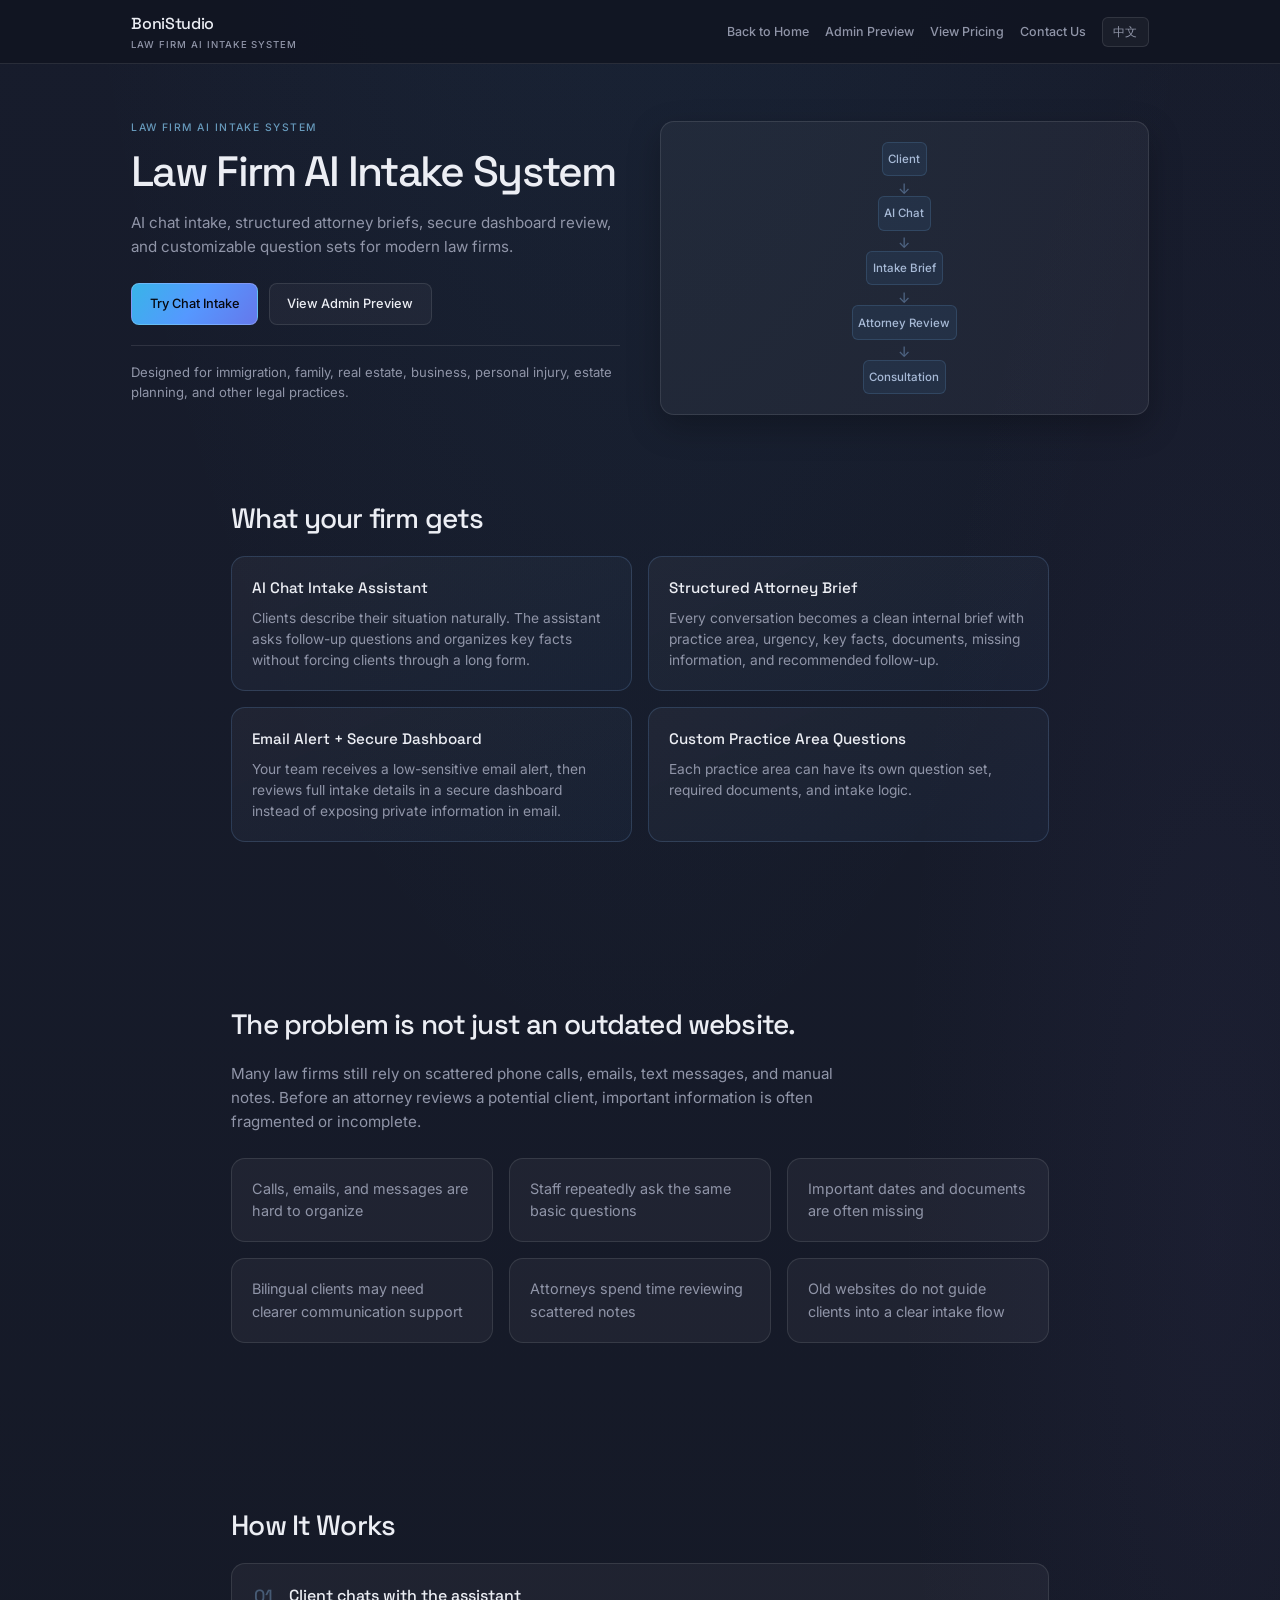
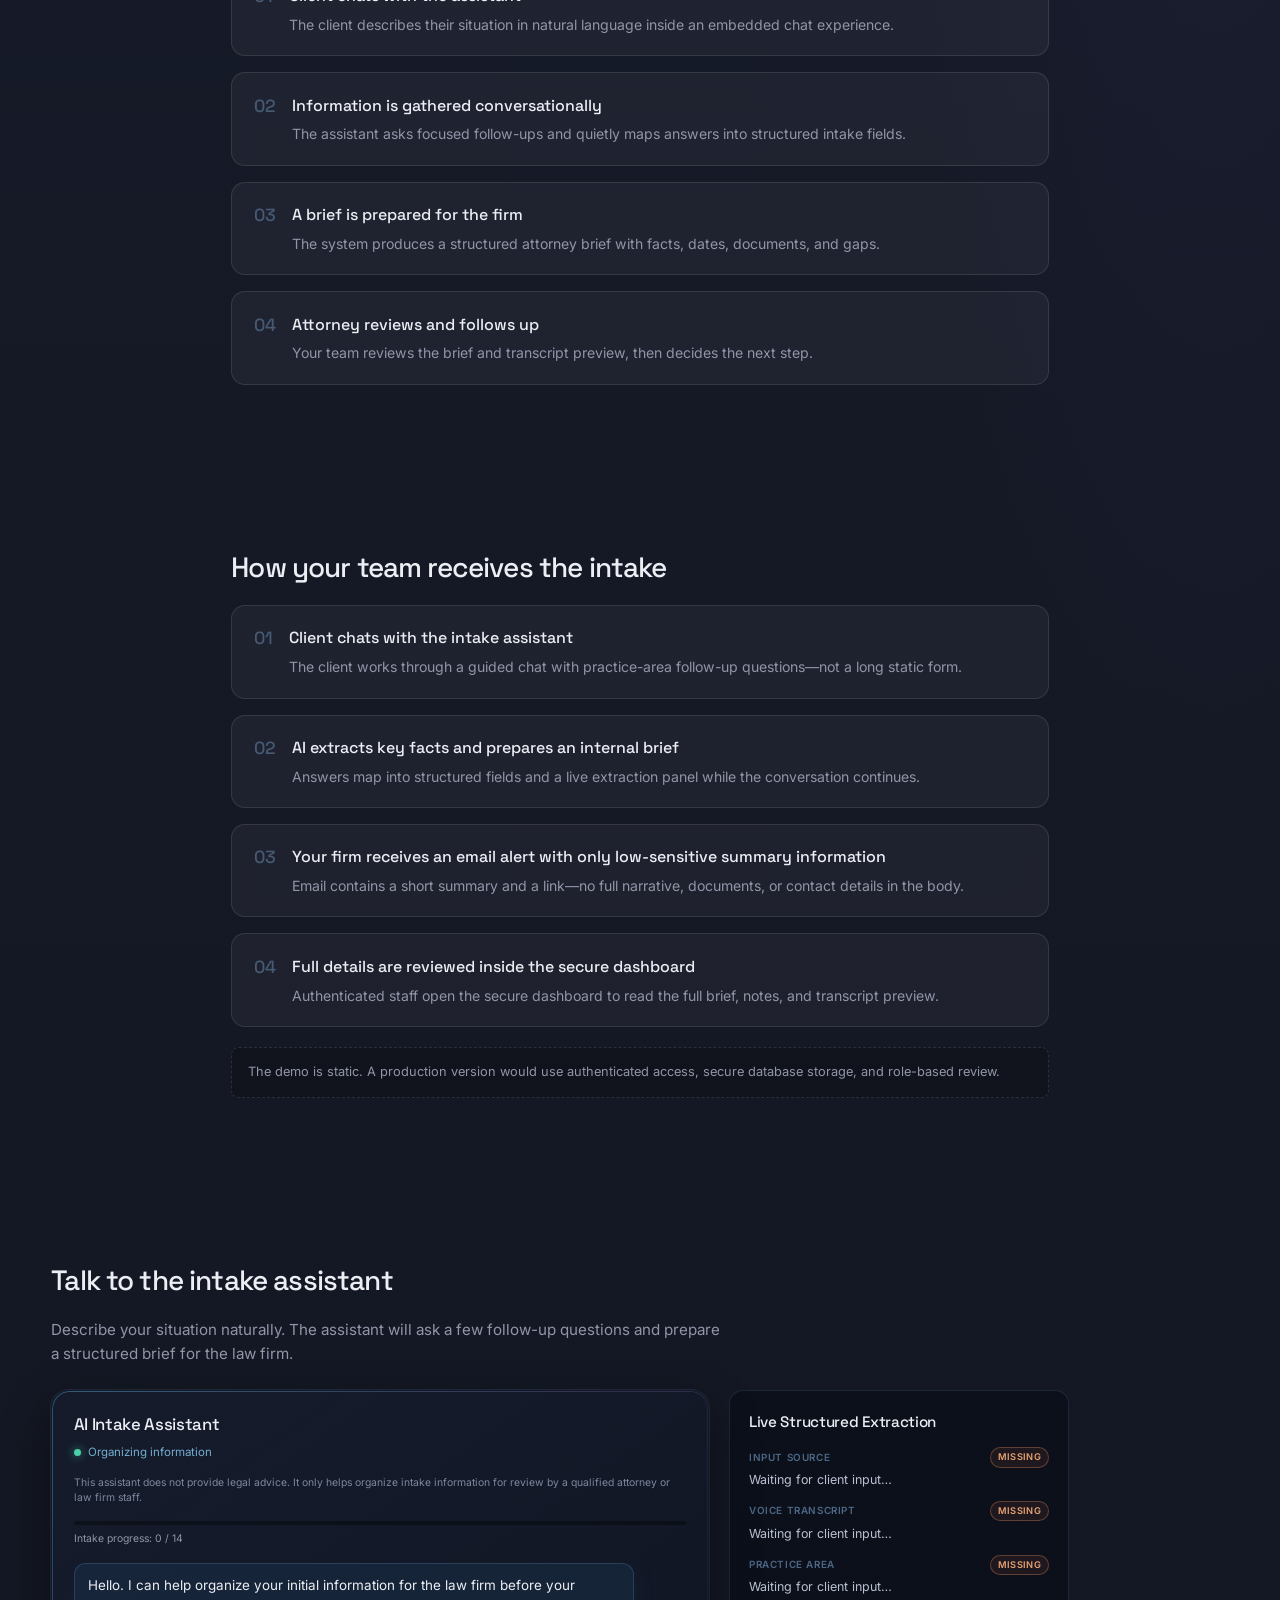
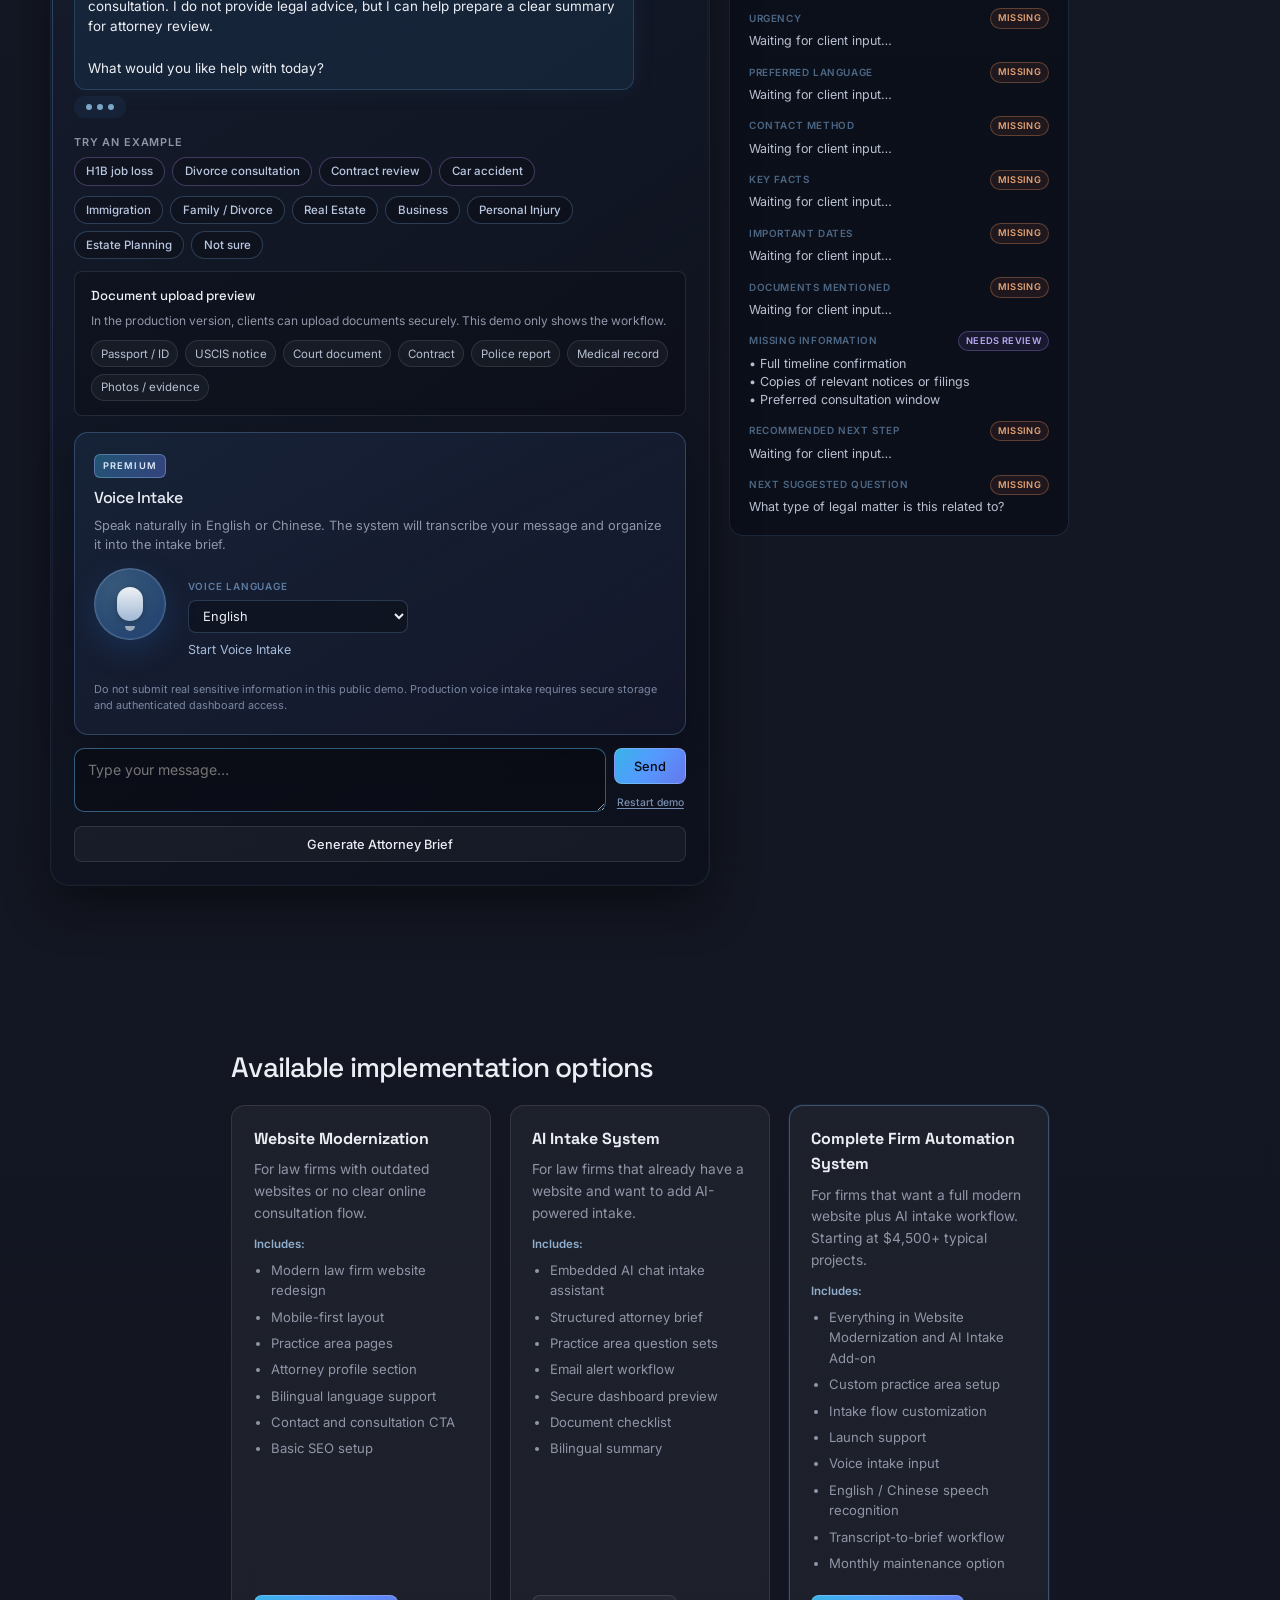
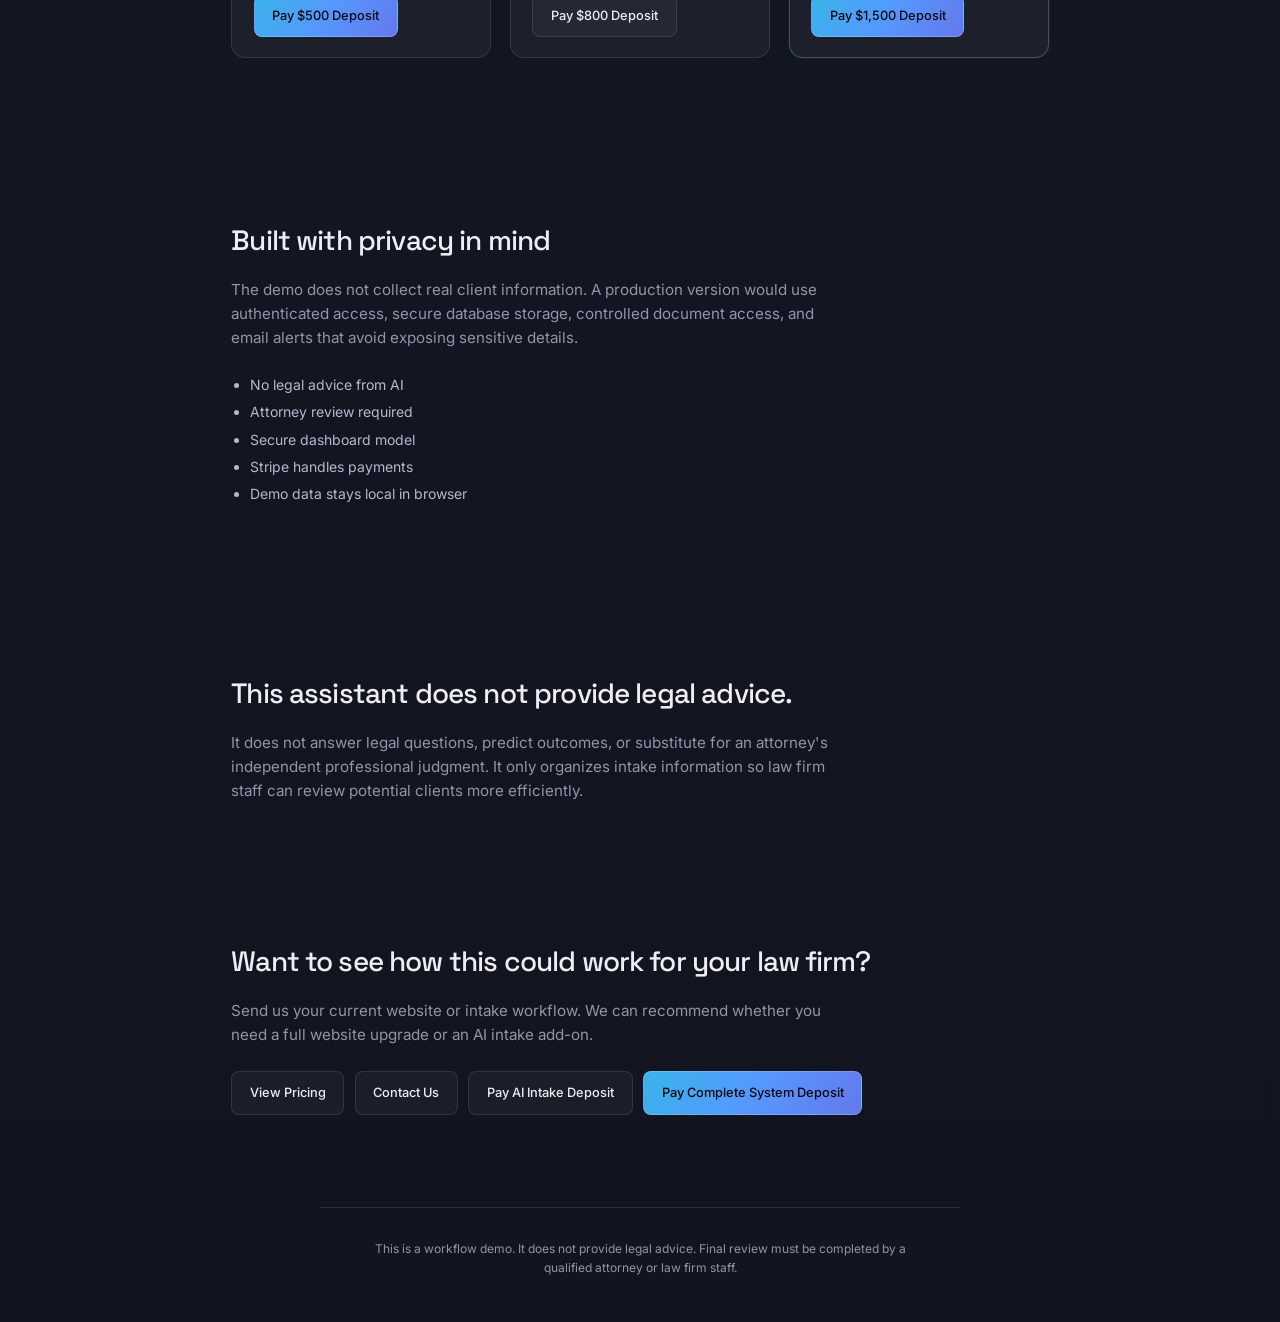
<file: demo/law-firm-intake.html>
<!DOCTYPE html>
<html lang="en">
  <head>
    <meta charset="UTF-8" />
    <meta name="viewport" content="width=device-width, initial-scale=1.0" />
    <title data-i18n="meta.titleIntake">Law Firm AI Intake System — BoniStudio</title>
    <meta
      name="description"
      data-i18n="meta.descIntake"
      content="Interactive demo: AI-assisted law firm intake and structured attorney brief — BoniStudio."
    />
    <link rel="preconnect" href="https://fonts.googleapis.com" />
    <link rel="preconnect" href="https://fonts.gstatic.com" crossorigin />
    <link
      href="https://fonts.googleapis.com/css2?family=Inter:wght@400;500&family=Space+Grotesk:wght@400;500;600&display=swap"
      rel="stylesheet"
    />
    <link rel="stylesheet" href="law-firm-demo.css" />
  </head>
  <body class="lfd-page">
    <header class="lfd-header">
      <div class="lfd-header__inner">
        <a class="lfd-brand" href="../index.html">
          <span class="lfd-brand__name" data-i18n="nav.brand">BoniStudio</span>
          <span class="lfd-brand__tag" data-i18n="nav.tag">Law Firm AI Intake</span>
        </a>
        <button type="button" class="lfd-menu-toggle" id="lfdMenuToggle" aria-expanded="false" aria-controls="lfdNav" aria-label="Menu">
          <span></span><span></span><span></span>
        </button>
        <nav class="lfd-nav" id="lfdNav">
          <a class="lfd-nav__link" href="../index.html" data-i18n="nav.home">Back to Home</a>
          <a class="lfd-nav__link" href="law-firm-admin.html" data-i18n="nav.admin">Admin Preview</a>
          <a class="lfd-nav__link" href="../pricing.html" data-i18n="nav.pricing">View Pricing</a>
          <a class="lfd-nav__link" href="../contact.html" data-i18n="nav.contact">Contact Us</a>
          <button type="button" class="lfd-lang" id="lfdLangToggle">中文</button>
        </nav>
      </div>
    </header>

    <section class="lfd-hero">
      <div class="lfd-hero__copy">
        <p class="lfd-eyebrow" data-i18n="hero.eyebrow">AI-enhanced intake for modern law firms</p>
        <h1 class="lfd-h1" data-i18n="hero.title">AI Intake Workflow for Modern Law Firms</h1>
        <p class="lfd-lead" data-i18n="hero.sub">A bilingual intake system…</p>
        <div class="lfd-actions">
          <a class="lfd-btn lfd-btn--primary" href="#chat-demo" data-i18n="hero.cta1">Try Chat Intake</a>
          <a class="lfd-btn lfd-btn--secondary" href="law-firm-admin.html" data-i18n="hero.cta2">View Admin Preview</a>
        </div>
        <p class="lfd-trust" data-i18n="hero.trust">Designed for immigration…</p>
      </div>
      <div class="lfd-hero__visual" aria-hidden="true">
        <div class="lfd-flow">
          <div class="lfd-flow__row">
            <span class="lfd-flow__node lfd-hero__flow-node" data-i18n="flow.c">Client</span>
            <span class="lfd-flow__arrow">↓</span>
          </div>
          <div class="lfd-flow__row">
            <span class="lfd-flow__node lfd-hero__flow-node" data-i18n="flow.f">AI Chat</span>
            <span class="lfd-flow__arrow">↓</span>
          </div>
          <div class="lfd-flow__row">
            <span class="lfd-flow__node lfd-hero__flow-node" data-i18n="flow.a">Intake Brief</span>
            <span class="lfd-flow__arrow">↓</span>
          </div>
          <div class="lfd-flow__row">
            <span class="lfd-flow__node lfd-hero__flow-node" data-i18n="flow.r">Attorney Review</span>
            <span class="lfd-flow__arrow">↓</span>
          </div>
          <div class="lfd-flow__row">
            <span class="lfd-flow__node lfd-hero__flow-node" data-i18n="flow.x">Consultation</span>
          </div>
        </div>
      </div>
    </section>

    <section class="lfd-section lfd-container">
      <h2 class="lfd-h2" data-i18n="products.title">What your firm gets</h2>
      <div class="lfd-grid lfd-grid--2 lfd-premium-grid">
        <article class="lfd-premium-card">
          <h3 class="lfd-premium-card__title" data-i18n="products.c1t">AI Chat Intake Assistant</h3>
          <p class="lfd-premium-card__text" data-i18n="products.c1d">…</p>
        </article>
        <article class="lfd-premium-card">
          <h3 class="lfd-premium-card__title" data-i18n="products.c2t">Structured Attorney Brief</h3>
          <p class="lfd-premium-card__text" data-i18n="products.c2d">…</p>
        </article>
        <article class="lfd-premium-card">
          <h3 class="lfd-premium-card__title" data-i18n="products.c3t">Email Alert + Secure Dashboard</h3>
          <p class="lfd-premium-card__text" data-i18n="products.c3d">…</p>
        </article>
        <article class="lfd-premium-card">
          <h3 class="lfd-premium-card__title" data-i18n="products.c4t">Custom Practice Area Questions</h3>
          <p class="lfd-premium-card__text" data-i18n="products.c4d">…</p>
        </article>
      </div>
    </section>

    <section class="lfd-section lfd-container">
      <h2 class="lfd-h2" data-i18n="why.title">The problem is not just an outdated website.</h2>
      <p class="lfd-lead" data-i18n="why.lead">Many small law firms…</p>
      <div class="lfd-grid lfd-grid--3">
        <div class="lfd-card"><p data-i18n="why.p1">Calls, emails, and messages…</p></div>
        <div class="lfd-card"><p data-i18n="why.p2">Staff repeatedly…</p></div>
        <div class="lfd-card"><p data-i18n="why.p3">Important dates…</p></div>
        <div class="lfd-card"><p data-i18n="why.p4">Bilingual clients…</p></div>
        <div class="lfd-card"><p data-i18n="why.p5">Attorneys spend time…</p></div>
        <div class="lfd-card"><p data-i18n="why.p6">Old websites…</p></div>
      </div>
    </section>

    <section class="lfd-section lfd-container">
      <h2 class="lfd-h2" data-i18n="how.title">How It Works</h2>
      <ol class="lfd-steps">
        <li class="lfd-step">
          <div>
            <h3 data-i18n="how.s1t">Client starts intake</h3>
            <p data-i18n="how.s1d">The client or staff member…</p>
          </div>
        </li>
        <li class="lfd-step">
          <div>
            <h3 data-i18n="how.s2t">Information is collected</h3>
            <p data-i18n="how.s2d">The form collects…</p>
          </div>
        </li>
        <li class="lfd-step">
          <div>
            <h3 data-i18n="how.s3t">AI organizes the summary</h3>
            <p data-i18n="how.s3d">AI turns the intake…</p>
          </div>
        </li>
        <li class="lfd-step">
          <div>
            <h3 data-i18n="how.s4t">Attorney reviews and follows up</h3>
            <p data-i18n="how.s4d">The attorney or staff…</p>
          </div>
        </li>
      </ol>
    </section>

    <section class="lfd-section lfd-container" id="delivery-flow">
      <h2 class="lfd-h2" data-i18n="delivery.title">How your team receives the intake</h2>
      <ol class="lfd-steps">
        <li class="lfd-step">
          <div>
            <h3 data-i18n="delivery.s1t">Step 1</h3>
            <p data-i18n="delivery.s1d">…</p>
          </div>
        </li>
        <li class="lfd-step">
          <div>
            <h3 data-i18n="delivery.s2t">Step 2</h3>
            <p data-i18n="delivery.s2d">…</p>
          </div>
        </li>
        <li class="lfd-step">
          <div>
            <h3 data-i18n="delivery.s3t">Step 3</h3>
            <p data-i18n="delivery.s3d">…</p>
          </div>
        </li>
        <li class="lfd-step">
          <div>
            <h3 data-i18n="delivery.s4t">Step 4</h3>
            <p data-i18n="delivery.s4d">…</p>
          </div>
        </li>
      </ol>
      <p class="lfd-delivery-note" data-i18n="delivery.note">…</p>
    </section>

    <section class="lfd-section lfd-container--wide lfd-chat-section" id="chat-demo">
      <h2 class="lfd-h2" data-i18n="chat.sectionTitle">Talk to the intake assistant</h2>
      <p class="lfd-lead lfd-chat-section__sub" data-i18n="chat.sectionSub">Describe your situation…</p>

      <div class="lfd-chat-layout">
        <div class="lfd-chat-main">
          <div class="lfd-chat-card">
            <header class="lfd-chat-head">
              <div class="lfd-chat-head__top">
                <div>
                  <h3 class="lfd-chat-head__title" data-i18n="chat.assistantTitle">AI Intake Assistant</h3>
                  <p class="lfd-chat-status">
                    <span class="lfd-chat-status__dot" aria-hidden="true"></span>
                    <span data-i18n="chat.status">Organizing information</span>
                  </p>
                </div>
              </div>
              <p class="lfd-chat-mini-disclaimer" data-i18n="chat.miniDisclaimer">This assistant does not…</p>
            </header>

            <div class="lfd-chat-progress" id="lfd-chat-progress" aria-hidden="true">
              <div class="lfd-chat-progress__track">
                <div class="lfd-chat-progress__bar"></div>
              </div>
              <span class="lfd-chat-progress__text">Intake progress</span>
            </div>

            <div class="lfd-chat-scroll" id="lfd-chat-scroll">
              <div class="lfd-chat-msgs" id="lfd-chat-msgs"></div>
              <div class="lfd-chat-typing" id="lfd-chat-typing" hidden>
                <span class="lfd-typing-dot"></span>
                <span class="lfd-typing-dot"></span>
                <span class="lfd-typing-dot"></span>
              </div>
            </div>

            <div class="lfd-chat-examples-block" id="lfd-chat-examples-block">
              <p class="lfd-chat-examples-label" id="lfd-chat-examples-label" data-i18n="chat.examplesLabel">Try an example</p>
              <div class="lfd-chat-examples" id="lfd-chat-examples"></div>
            </div>
            <div class="lfd-chat-chips-block" id="lfd-chat-chips-block">
              <div class="lfd-chat-chips" id="lfd-chat-chips"></div>
            </div>

            <div class="lfd-upload-demo" id="lfd-upload-demo">
              <p class="lfd-upload-demo__title" data-i18n="upload.title">Document upload preview</p>
              <p class="lfd-upload-demo__sub" data-i18n="upload.sub">…</p>
              <div class="lfd-upload-chips" id="lfd-upload-chips"></div>
            </div>

            <div class="lfd-voice-premium" id="lfd-voice-premium">
              <div class="lfd-voice-premium__head">
                <span class="lfd-voice-premium__badge" data-i18n="voice.badge">Premium</span>
                <h4 class="lfd-voice-premium__title" data-i18n="voice.ctaTitle">Voice Intake</h4>
                <p class="lfd-voice-premium__desc" data-i18n="voice.ctaDesc">Speak naturally…</p>
              </div>
              <p class="lfd-voice-premium__warn" id="lfd-voice-unsupported" hidden data-i18n="voice.unsupportedInline">
                Voice input is not available in this browser.
              </p>
              <div class="lfd-voice-controls">
                <div class="lfd-voice-mic-wrap">
                  <span class="lfd-voice-pulse" id="lfd-voice-pulse" aria-hidden="true"></span>
                  <button type="button" class="lfd-voice-mic" id="lfd-voice-mic" aria-pressed="false" aria-label="Voice intake">
                    <span class="lfd-voice-mic__icon" aria-hidden="true"></span>
                  </button>
                  <div class="lfd-voice-wave" id="lfd-voice-wave" aria-hidden="true">
                    <span></span><span></span><span></span><span></span><span></span>
                  </div>
                </div>
                <div class="lfd-voice-side">
                  <label class="lfd-voice-lang-label" for="lfd-voice-lang" data-i18n="voice.langLabel">Voice Language</label>
                  <select id="lfd-voice-lang" class="lfd-voice-lang-select">
                    <option value="en-US">English</option>
                    <option value="zh-CN">中文</option>
                  </select>
                  <p class="lfd-voice-status" id="lfd-voice-status" data-i18n="voice.idle">Start Voice Intake</p>
                </div>
              </div>
              <p class="lfd-voice-legal" data-i18n="voice.safetyDisclaimer">Do not submit real sensitive information…</p>
              <div class="lfd-voice-transcript-card" id="lfd-voice-transcript-card" hidden>
                <h5 class="lfd-voice-transcript-card__title" data-i18n="voice.transcriptTitle">Voice Transcript</h5>
                <p class="lfd-voice-transcript-card__body" id="lfd-voice-transcript-preview"></p>
                <div class="lfd-voice-transcript-card__actions">
                  <button type="button" class="lfd-btn lfd-btn--secondary lfd-btn--sm" id="lfd-voice-add-chat" data-i18n="voice.addToChat">
                    Add to Chat
                  </button>
                  <button type="button" class="lfd-btn lfd-btn--secondary lfd-btn--sm" id="lfd-voice-clear-transcript" data-i18n="voice.clearTranscript">
                    Clear Transcript
                  </button>
                </div>
              </div>
            </div>

            <div class="lfd-chat-input-row">
              <textarea
                id="lfd-chat-input"
                class="lfd-chat-input"
                rows="2"
                data-i18n-placeholder="chat.placeholder"
                placeholder="Type your message…"
                autocomplete="off"
              ></textarea>
              <div class="lfd-chat-input-actions">
                <button type="button" class="lfd-btn lfd-btn--primary lfd-chat-send" id="lfd-chat-send" data-i18n="chat.send">Send</button>
                <button type="button" class="lfd-chat-restart-inline" id="lfd-chat-restart-inline" data-i18n="chat.restartInline">
                  Restart demo
                </button>
              </div>
            </div>

            <button type="button" class="lfd-btn lfd-btn--secondary lfd-generate-brief" id="lfd-generate-brief" hidden data-i18n="chat.generate">
              Generate Attorney Brief
            </button>
          </div>
        </div>

        <aside class="lfd-brief-panel">
          <h3 class="lfd-brief-panel__title" data-i18n="chat.liveBriefTitle">Live Structured Extraction</h3>
          <div class="lfd-brief-rows">
            <div class="lfd-brief-row">
              <div class="lfd-brief-row__head">
                <span data-i18n="live.inputSource">Input Source</span>
                <span class="lfd-status-chip" data-brief-chip="inputSource" data-state="missing">—</span>
              </div>
              <div class="lfd-brief-row__value" data-brief-field="inputSource">—</div>
            </div>
            <div class="lfd-brief-row">
              <div class="lfd-brief-row__head">
                <span data-i18n="live.voiceTranscript">Voice Transcript</span>
                <span class="lfd-status-chip" data-brief-chip="voiceTranscript" data-state="missing">—</span>
              </div>
              <div class="lfd-brief-row__value" data-brief-field="voiceTranscript">—</div>
            </div>
            <div class="lfd-brief-row">
              <div class="lfd-brief-row__head">
                <span data-i18n="live.practice">Practice Area</span>
                <span class="lfd-status-chip" data-brief-chip="practice" data-state="missing">—</span>
              </div>
              <div class="lfd-brief-row__value" data-brief-field="practice">—</div>
            </div>
            <div class="lfd-brief-row">
              <div class="lfd-brief-row__head">
                <span data-i18n="live.urgency">Urgency</span>
                <span class="lfd-status-chip" data-brief-chip="urgency" data-state="missing">—</span>
              </div>
              <div class="lfd-brief-row__value" data-brief-field="urgency">—</div>
            </div>
            <div class="lfd-brief-row">
              <div class="lfd-brief-row__head">
                <span data-i18n="live.lang">Preferred Language</span>
                <span class="lfd-status-chip" data-brief-chip="lang" data-state="missing">—</span>
              </div>
              <div class="lfd-brief-row__value" data-brief-field="lang">—</div>
            </div>
            <div class="lfd-brief-row">
              <div class="lfd-brief-row__head">
                <span data-i18n="live.contact">Contact Method</span>
                <span class="lfd-status-chip" data-brief-chip="contact" data-state="missing">—</span>
              </div>
              <div class="lfd-brief-row__value" data-brief-field="contact">—</div>
            </div>
            <div class="lfd-brief-row">
              <div class="lfd-brief-row__head">
                <span data-i18n="live.facts">Key Facts</span>
                <span class="lfd-status-chip" data-brief-chip="facts" data-state="missing">—</span>
              </div>
              <div class="lfd-brief-row__value" data-brief-field="facts">—</div>
            </div>
            <div class="lfd-brief-row">
              <div class="lfd-brief-row__head">
                <span data-i18n="live.dates">Important Dates</span>
                <span class="lfd-status-chip" data-brief-chip="dates" data-state="missing">—</span>
              </div>
              <div class="lfd-brief-row__value" data-brief-field="dates">—</div>
            </div>
            <div class="lfd-brief-row">
              <div class="lfd-brief-row__head">
                <span data-i18n="live.docs">Documents Mentioned</span>
                <span class="lfd-status-chip" data-brief-chip="docs" data-state="missing">—</span>
              </div>
              <div class="lfd-brief-row__value" data-brief-field="docs">—</div>
            </div>
            <div class="lfd-brief-row">
              <div class="lfd-brief-row__head">
                <span data-i18n="live.missing">Missing Information</span>
                <span class="lfd-status-chip" data-brief-chip="missing" data-state="missing">—</span>
              </div>
              <div class="lfd-brief-row__value" data-brief-field="missing">—</div>
            </div>
            <div class="lfd-brief-row">
              <div class="lfd-brief-row__head">
                <span data-i18n="live.rec">Recommended Next Step</span>
                <span class="lfd-status-chip" data-brief-chip="rec" data-state="missing">—</span>
              </div>
              <div class="lfd-brief-row__value" data-brief-field="rec">—</div>
            </div>
            <div class="lfd-brief-row">
              <div class="lfd-brief-row__head">
                <span data-i18n="live.nextq">Next Suggested Question</span>
                <span class="lfd-status-chip" data-brief-chip="nextq" data-state="missing">—</span>
              </div>
              <div class="lfd-brief-row__value" data-brief-field="nextq">—</div>
            </div>
          </div>
        </aside>
      </div>

      <div class="lfd-attorney-brief-out" id="lfd-attorney-brief-wrap" hidden>
        <h3 class="lfd-h2" data-i18n="chat.briefTitle">Attorney intake brief</h3>
        <pre class="lfd-attorney-brief-body" id="lfd-attorney-brief-body"></pre>
        <p class="lfd-disclaimer" data-i18n="chat.disclaimer">This assistant does not provide legal advice…</p>
        <div class="lfd-after-actions">
          <a class="lfd-btn lfd-btn--secondary" href="law-firm-admin.html" id="lfd-after-admin" data-i18n="chat.afterAdmin">View Admin Preview</a>
          <a
            class="lfd-btn lfd-btn--primary"
            href="mailto:bonistudio.core@gmail.com?subject=Law%20Firm%20AI%20Intake%20System%20Inquiry"
            data-i18n="chat.afterEmail"
            >Email BoniStudio</a
          >
          <button type="button" class="lfd-btn lfd-btn--secondary" id="lfd-chat-restart" data-i18n="chat.restart">Restart Demo</button>
        </div>
      </div>
    </section>

    <section class="lfd-section lfd-container">
      <h2 class="lfd-h2" data-i18n="pkg.title">Available implementation options</h2>
      <div class="lfd-pkg-grid">
        <article class="lfd-pkg-card">
          <h3 data-i18n="pkg.p1t">Website Modernization</h3>
          <p class="lfd-lead lfd-pkg-card__lead" data-i18n="pkg.p1d">…</p>
          <p class="lfd-pkg-includes" data-i18n="pkg.includes">Includes:</p>
          <ul class="lfd-pkg-list">
            <li data-i18n="pkg.p1i1">…</li>
            <li data-i18n="pkg.p1i2">…</li>
            <li data-i18n="pkg.p1i3">…</li>
            <li data-i18n="pkg.p1i4">…</li>
            <li data-i18n="pkg.p1i5">…</li>
            <li data-i18n="pkg.p1i6">…</li>
            <li data-i18n="pkg.p1i7">…</li>
          </ul>
          <a
            class="lfd-btn lfd-btn--primary lfd-pkg-cta"
            href="https://buy.stripe.com/14A4gs5WB1Y2cRp4F6bAs02"
            target="_blank"
            rel="noopener noreferrer"
            data-stripe="websiteDeposit"
            data-i18n="pkg.pay500"
            >Pay $500 Deposit</a
          >
        </article>
        <article class="lfd-pkg-card">
          <h3 data-i18n="pkg.p2t">AI Intake Add-on</h3>
          <p class="lfd-lead lfd-pkg-card__lead" data-i18n="pkg.p2d">…</p>
          <p class="lfd-pkg-includes" data-i18n="pkg.includes">Includes:</p>
          <ul class="lfd-pkg-list">
            <li data-i18n="pkg.p2i1">…</li>
            <li data-i18n="pkg.p2i2">…</li>
            <li data-i18n="pkg.p2i3">…</li>
            <li data-i18n="pkg.p2i4">…</li>
            <li data-i18n="pkg.p2i5">…</li>
            <li data-i18n="pkg.p2i6">…</li>
            <li data-i18n="pkg.p2i7">…</li>
          </ul>
          <a
            class="lfd-btn lfd-btn--secondary lfd-pkg-cta"
            href="https://buy.stripe.com/9B68wI84JgSWdVtdbCbAs01"
            target="_blank"
            rel="noopener noreferrer"
            data-stripe="aiIntakeDeposit"
            data-i18n="pkg.pay800"
            >Pay $800 Deposit</a
          >
        </article>
        <article class="lfd-pkg-card lfd-pkg-card--featured">
          <h3 data-i18n="pkg.p3t">Complete Law Firm System</h3>
          <p class="lfd-lead lfd-pkg-card__lead" data-i18n="pkg.p3d">…</p>
          <p class="lfd-pkg-includes" data-i18n="pkg.includes">Includes:</p>
          <ul class="lfd-pkg-list">
            <li data-i18n="pkg.p3i1">…</li>
            <li data-i18n="pkg.p3i2">…</li>
            <li data-i18n="pkg.p3i3">…</li>
            <li data-i18n="pkg.p3i4">…</li>
            <li data-i18n="pkg.p3v1">…</li>
            <li data-i18n="pkg.p3v2">…</li>
            <li data-i18n="pkg.p3v3">…</li>
            <li data-i18n="pkg.p3i5">…</li>
          </ul>
          <a
            class="lfd-btn lfd-btn--primary lfd-pkg-cta"
            href="https://buy.stripe.com/aFa6oA70FbyC9Fdb3ubAs00"
            target="_blank"
            rel="noopener noreferrer"
            data-stripe="completeSystemDeposit"
            data-i18n="pkg.pay1500"
            >Pay $1,500 Deposit</a
          >
        </article>
      </div>
    </section>

    <section class="lfd-section lfd-container">
      <h2 class="lfd-h2" data-i18n="trust.title">Built with privacy in mind</h2>
      <p class="lfd-lead" data-i18n="trust.lead">
        The demo does not collect real client information.
      </p>
      <ul class="lfd-trust-list">
        <li data-i18n="trust.b1">No legal advice from AI</li>
        <li data-i18n="trust.b2">Attorney review required</li>
        <li data-i18n="trust.b3">Secure dashboard model</li>
        <li data-i18n="trust.b4">Stripe handles payments</li>
        <li data-i18n="trust.b5">Demo data stays local in browser</li>
      </ul>
    </section>

    <section class="lfd-section lfd-container">
      <h2 class="lfd-h2" data-i18n="risk.title">This assistant does not provide legal advice.</h2>
      <p class="lfd-lead" data-i18n="risk.body">The system does not answer…</p>
    </section>

    <section class="lfd-section lfd-container lfd-section--tight">
      <h2 class="lfd-h2" data-i18n="final.title">Want to see how this could work…</h2>
      <p class="lfd-lead" data-i18n="final.sub">Send us your current website…</p>
      <div class="lfd-final-actions">
        <a class="lfd-btn lfd-btn--secondary" href="../pricing.html" data-i18n="final.pricing">View Pricing</a>
        <a class="lfd-btn lfd-btn--secondary" href="../contact.html" data-i18n="final.contact">Contact Us</a>
        <a
          class="lfd-btn lfd-btn--secondary"
          href="https://buy.stripe.com/9B68wI84JgSWdVtdbCbAs01"
          target="_blank"
          rel="noopener noreferrer"
          data-stripe="aiIntakeDeposit"
          data-i18n="final.payAiDeposit"
          >Pay AI Intake Deposit</a
        >
        <a
          class="lfd-btn lfd-btn--primary"
          href="https://buy.stripe.com/aFa6oA70FbyC9Fdb3ubAs00"
          target="_blank"
          rel="noopener noreferrer"
          data-stripe="completeSystemDeposit"
          data-i18n="final.payCompleteDeposit"
          >Pay Complete System Deposit</a
        >
      </div>
    </section>

    <p class="lfd-footer-note" data-i18n="foot.disclaimer">This is a workflow demo…</p>
    <script src="law-firm-demo.js"></script>
  </body>
</html>
</file>
<file: styles.css>
/* BoniStudio — Performance-first premium dark UI (Space Grotesk + Inter) */

:root {
  --bg-base: #151925;
  --bg-mid: #181c2a;
  --bg-deep: #10131d;
  --accent: #8eb4d4;
  --accent-strong: #b6d2ec;
  --accent-cyan: #4db8e8;
  --accent-blue: #6e8cff;
  --accent-violet: #9d93e8;
  --text: #eceef4;
  --text-muted: #8e93a4;
  --glass: rgba(255, 255, 255, 0.045);
  --glass-border: rgba(255, 255, 255, 0.1);
  --radius: 14px;
  --radius-sm: 8px;
  --radius-btn: 8px;
  --header-h: 72px;
  --font-display: "Space Grotesk", system-ui, sans-serif;
  --font-body: "Inter", system-ui, sans-serif;
  --tracking-hero: -0.045em;
  --tracking-section: -0.034em;
  --tracking-tight: -0.02em;
  --ease-out: cubic-bezier(0.22, 1, 0.36, 1);
}

*,
*::before,
*::after {
  box-sizing: border-box;
}

html {
  scroll-behavior: smooth;
  min-height: 100%;
  background-color: var(--bg-deep);
  /* Scroll with document — avoids compositor jank from background-attachment: fixed */
  background-image:
    radial-gradient(ellipse 100% 75% at 50% -15%, rgba(62, 170, 230, 0.09), transparent 58%),
    radial-gradient(ellipse 65% 45% at 95% 5%, rgba(120, 100, 210, 0.07), transparent 52%),
    radial-gradient(ellipse 55% 40% at 5% 95%, rgba(50, 130, 200, 0.05), transparent 50%),
    linear-gradient(180deg, #171c2c 0%, var(--bg-base) 38%, #121520 100%);
}

@media (max-width: 720px) {
  html {
    background-image:
      radial-gradient(ellipse 90% 50% at 50% -10%, rgba(62, 170, 230, 0.06), transparent 55%),
      linear-gradient(180deg, #171c2c 0%, var(--bg-base) 50%, #121520 100%);
  }
}

@media (prefers-reduced-motion: reduce) {
  html {
    scroll-behavior: auto;
  }
  .reveal {
    opacity: 1 !important;
    transform: none !important;
    transition: none !important;
  }
  .mockup__pulse {
    animation: none !important;
    opacity: 0.75;
    transform: none;
  }
  .btn--primary:hover,
  .btn--secondary:hover {
    transform: none;
  }
  .ambient__mesh,
  .ambient__flow,
  .ambient__node {
    animation: none !important;
  }
  .section-divider__dot {
    animation: none !important;
    transform: translate3d(0, 0, 0) !important;
  }
  .mockup__scan-line,
  .mockup__progress-bar {
    animation: none !important;
  }
  .btn--primary::before {
    animation: none !important;
    opacity: 0 !important;
  }
  .btn--primary {
    animation: none !important;
  }
  .card--service::before,
  .card--system::before {
    display: none !important;
  }
}

html.reduce-motion .ambient__mesh,
html.reduce-motion .ambient__flow,
html.reduce-motion .ambient__node,
html.reduce-motion .section-divider__dot,
html.reduce-motion .mockup__scan-line,
html.reduce-motion .mockup__progress-bar {
  animation: none !important;
}

html.reduce-motion .btn--primary::before {
  display: none;
}

html.reduce-motion .btn--primary {
  animation: none;
}

html.reduce-motion .card--service::before,
html.reduce-motion .card--system::before {
  display: none;
}

main#top {
  scroll-margin-top: calc(var(--header-h) + 12px);
}

body {
  margin: 0;
  font-family: var(--font-body);
  font-size: 1rem;
  line-height: 1.58;
  font-weight: 400;
  letter-spacing: -0.011em;
  color: var(--text);
  background: transparent;
  min-height: 100vh;
  -webkit-font-smoothing: antialiased;
}

img {
  max-width: 100%;
  height: auto;
  display: block;
}

a {
  color: inherit;
  text-decoration: none;
}

ul,
ol {
  margin: 0;
  padding: 0;
  list-style: none;
}

.container {
  width: min(1120px, 92vw);
  margin-inline: auto;
}

main,
.footer {
  position: relative;
  z-index: 1;
}

/* —— Ambient background (fixed, transform/opacity only) —— */
.ambient {
  position: fixed;
  inset: 0;
  z-index: 0;
  pointer-events: none;
  overflow: hidden;
}

.ambient__mesh {
  position: absolute;
  inset: -18%;
  opacity: 0.5;
  background:
    radial-gradient(ellipse 72% 58% at 28% 18%, rgba(62, 155, 215, 0.12), transparent 58%),
    radial-gradient(ellipse 58% 48% at 78% 62%, rgba(110, 92, 175, 0.09), transparent 52%);
  transform: translate3d(0, 0, 0);
  animation: ambientMesh 110s linear infinite;
}

.ambient__grid {
  position: absolute;
  inset: 0;
  opacity: 0.05;
  background-image:
    linear-gradient(rgba(210, 220, 245, 0.4) 1px, transparent 1px),
    linear-gradient(90deg, rgba(210, 220, 245, 0.4) 1px, transparent 1px);
  background-size: 52px 52px;
  mask-image: radial-gradient(ellipse 72% 62% at 50% 42%, #000 12%, transparent 72%);
}

.ambient__flow {
  position: absolute;
  width: 140%;
  height: 1px;
  left: -20%;
  background: linear-gradient(90deg, transparent, rgba(120, 175, 220, 0.14), transparent);
  animation: ambientFlow 95s linear infinite;
}

.ambient__flow--1 {
  top: 24%;
  transform: rotate(-13deg) translate3d(0, 0, 0);
}

.ambient__flow--2 {
  top: 71%;
  opacity: 0.55;
  animation-duration: 125s;
  animation-direction: reverse;
  transform: rotate(-13deg) translate3d(0, 0, 0);
}

@keyframes ambientMesh {
  0% {
    transform: translate3d(0, 0, 0) scale(1);
  }
  33% {
    transform: translate3d(1.8%, -1.2%, 0) scale(1.02);
  }
  66% {
    transform: translate3d(-1.2%, 0.9%, 0) scale(1.01);
  }
  100% {
    transform: translate3d(0, 0, 0) scale(1);
  }
}

@keyframes ambientFlow {
  0% {
    transform: rotate(-13deg) translate3d(-6%, 0, 0);
    opacity: 0.32;
  }
  50% {
    transform: rotate(-13deg) translate3d(6%, 0, 0);
    opacity: 0.52;
  }
  100% {
    transform: rotate(-13deg) translate3d(-6%, 0, 0);
    opacity: 0.32;
  }
}

.ambient__nodes {
  position: absolute;
  inset: 0;
}

.ambient__node {
  position: absolute;
  width: 3px;
  height: 3px;
  border-radius: 50%;
  background: rgba(155, 195, 235, 0.4);
  animation: ambientNode 12s ease-in-out infinite;
}

.ambient__node:nth-child(1) {
  top: 16%;
  left: 14%;
}

.ambient__node:nth-child(2) {
  top: 48%;
  right: 20%;
  animation-delay: 3s;
}

.ambient__node:nth-child(3) {
  bottom: 26%;
  left: 42%;
  animation-delay: 6s;
}

@keyframes ambientNode {
  0%,
  100% {
    opacity: 0.22;
    transform: scale(1);
  }
  50% {
    opacity: 0.55;
    transform: scale(1.2);
  }
}

@media (max-width: 720px) {
  .ambient__mesh {
    animation: none;
    opacity: 0.32;
  }

  .ambient__flow {
    animation: none;
    opacity: 0.22;
  }

  .ambient__node {
    animation: none;
    opacity: 0.35;
  }

  .ambient__grid {
    opacity: 0.035;
  }
}

/* —— Section rhythm dividers —— */
.section-divider {
  position: relative;
  max-width: min(1120px, 92vw);
  margin: 0 auto;
  height: 1px;
}

.section-divider__track {
  display: block;
  height: 1px;
  background: linear-gradient(
    90deg,
    transparent,
    rgba(115, 170, 220, 0.28),
    rgba(145, 125, 200, 0.22),
    transparent
  );
  opacity: 0.55;
}

.section-divider__dot {
  position: absolute;
  top: 50%;
  left: 50%;
  width: 4px;
  height: 4px;
  margin: -2px 0 0 -2px;
  border-radius: 50%;
  background: rgba(160, 200, 235, 0.55);
  animation: dividerDot 14s ease-in-out infinite alternate;
  transform: translate3d(-24px, 0, 0);
}

@keyframes dividerDot {
  to {
    transform: translate3d(24px, 0, 0);
    opacity: 0.4;
  }
}

/* —— Header —— (no backdrop-filter — solid blend) */
.header {
  position: fixed;
  top: 0;
  left: 0;
  right: 0;
  z-index: 100;
  height: var(--header-h);
  background: rgba(18, 22, 34, 0.92);
  border-bottom: 1px solid transparent;
  transition: background-color 0.2s var(--ease-out), border-color 0.2s var(--ease-out);
}

.header.is-scrolled {
  border-bottom-color: var(--glass-border);
  background: rgba(16, 19, 30, 0.96);
}

.header__inner {
  display: flex;
  align-items: center;
  justify-content: space-between;
  height: var(--header-h);
  gap: 1rem;
}

.brand {
  display: flex;
  flex-direction: column;
  gap: 0.05rem;
  flex-shrink: 0;
}

.brand__name {
  font-family: var(--font-display);
  font-weight: 500;
  font-size: 1.125rem;
  letter-spacing: var(--tracking-tight);
}

.brand__tag {
  font-family: var(--font-body);
  font-size: 0.625rem;
  font-weight: 500;
  text-transform: uppercase;
  letter-spacing: 0.1em;
  color: var(--text-muted);
}

.nav {
  display: flex;
  align-items: center;
  gap: 1.5rem;
}

.nav__list {
  display: flex;
  align-items: center;
  gap: 0.35rem 1.25rem;
}

.nav__link {
  position: relative;
  font-size: 0.8125rem;
  font-weight: 400;
  letter-spacing: -0.01em;
  color: var(--text-muted);
  padding: 0.35rem 0;
  transition: color 0.22s var(--ease-out);
}

.nav__link::after {
  content: "";
  position: absolute;
  left: 0;
  right: 0;
  bottom: 0;
  height: 1px;
  background: linear-gradient(90deg, transparent, rgba(100, 175, 230, 0.85), rgba(140, 130, 210, 0.65), transparent);
  opacity: 0;
  transform: scaleX(0.45);
  transform-origin: center;
  transition: opacity 0.22s var(--ease-out), transform 0.22s var(--ease-out);
}

.nav__link:hover {
  color: var(--text);
}

.nav__link:hover::after {
  opacity: 1;
  transform: scaleX(1);
}

.nav__actions {
  display: flex;
  align-items: center;
  gap: 0.5rem;
  margin-left: 0.5rem;
  padding-left: 1rem;
  border-left: 1px solid var(--glass-border);
}

.menu-toggle {
  display: none;
  flex-direction: column;
  justify-content: center;
  gap: 6px;
  width: 44px;
  height: 44px;
  padding: 0;
  border: none;
  background: transparent;
  cursor: pointer;
  color: var(--text);
}

.menu-toggle__bar {
  display: block;
  width: 22px;
  height: 2px;
  background: currentColor;
  border-radius: 2px;
  margin-inline: auto;
  transition: transform 0.2s, opacity 0.2s;
}

.menu-toggle[aria-expanded="true"] .menu-toggle__bar:nth-child(1) {
  transform: translateY(8px) rotate(45deg);
}

.menu-toggle[aria-expanded="true"] .menu-toggle__bar:nth-child(2) {
  opacity: 0;
}

.menu-toggle[aria-expanded="true"] .menu-toggle__bar:nth-child(3) {
  transform: translateY(-8px) rotate(-45deg);
}

/* —— Buttons —— (transform/opacity; no transition on box-shadow) */
.btn {
  display: inline-flex;
  align-items: center;
  justify-content: center;
  gap: 0.35rem;
  font-family: var(--font-body);
  font-size: 0.8125rem;
  font-weight: 500;
  letter-spacing: -0.015em;
  padding: 0.625rem 1.125rem;
  border-radius: var(--radius-btn);
  border: 1px solid transparent;
  cursor: pointer;
  transition: transform 0.24s var(--ease-out), background 0.24s var(--ease-out), border-color 0.24s var(--ease-out),
    color 0.24s var(--ease-out);
  white-space: nowrap;
}

.btn:active {
  transform: scale(0.99);
}

.btn--sm {
  padding: 0.4375rem 0.875rem;
  font-size: 0.75rem;
}

.btn--primary {
  position: relative;
  overflow: hidden;
  background: linear-gradient(125deg, #38b4e8 0%, #5598ff 42%, #6578eb 100%);
  background-size: 180% 180%;
  color: #06080f;
  border-color: rgba(255, 255, 255, 0.2);
  animation: btnGradientDrift 14s ease-in-out infinite;
}

@keyframes btnGradientDrift {
  0%,
  100% {
    background-position: 0% 40%;
  }
  50% {
    background-position: 100% 60%;
  }
}

.btn--primary::before {
  content: "";
  position: absolute;
  inset: 0;
  background: linear-gradient(105deg, transparent 35%, rgba(255, 255, 255, 0.22) 50%, transparent 65%);
  transform: translate3d(-120%, 0, 0);
  animation: btnShine 5.5s ease-in-out infinite;
  pointer-events: none;
}

.btn--primary > *,
.btn--secondary > * {
  position: relative;
  z-index: 1;
}

@keyframes btnShine {
  0%,
  65% {
    transform: translate3d(-120%, 0, 0);
    opacity: 0;
  }
  70% {
    opacity: 0.9;
  }
  85% {
    transform: translate3d(120%, 0, 0);
    opacity: 0;
  }
  100% {
    transform: translate3d(120%, 0, 0);
    opacity: 0;
  }
}

.btn--primary:hover {
  transform: translateY(-2px);
  box-shadow: 0 0 0 1px rgba(255, 255, 255, 0.24) inset, 0 12px 32px rgba(45, 145, 215, 0.32);
}

.btn--secondary {
  position: relative;
  overflow: hidden;
  background: rgba(255, 255, 255, 0.03);
  color: var(--text);
  border: 1px solid rgba(255, 255, 255, 0.14);
}

.btn--secondary::before {
  content: "";
  position: absolute;
  inset: 0;
  background: linear-gradient(125deg, rgba(255, 255, 255, 0.07), transparent 45%, transparent 55%, rgba(255, 255, 255, 0.04));
  opacity: 0;
  transform: translate3d(-8%, 0, 0);
  transition: opacity 0.24s var(--ease-out), transform 0.24s var(--ease-out);
  pointer-events: none;
}

.btn--secondary:hover {
  transform: translateY(-3px);
  border-color: rgba(110, 170, 230, 0.38);
  background: rgba(255, 255, 255, 0.055);
}

.btn--secondary:hover::before {
  opacity: 1;
  transform: translate3d(0, 0, 0);
}

.btn--ghost {
  background: transparent;
  color: var(--text-muted);
  border-color: rgba(255, 255, 255, 0.1);
  padding-inline: 0.875rem;
}

.btn--ghost:hover {
  color: var(--text);
  border-color: rgba(255, 255, 255, 0.16);
  background: rgba(255, 255, 255, 0.03);
}

.btn--full {
  width: 100%;
  margin-top: auto;
}

/* —— Sections —— ambient variation (desktop); lighter on mobile */
.section {
  position: relative;
  padding: clamp(4.5rem, 11vw, 7.25rem) 0;
  scroll-margin-top: calc(var(--header-h) + 12px);
}

.hero.section {
  padding-top: calc(var(--header-h) + clamp(3rem, 9vw, 5rem));
  padding-bottom: clamp(3.25rem, 9vw, 5.25rem);
  background: radial-gradient(ellipse 85% 55% at 75% 15%, rgba(55, 175, 235, 0.08), transparent 55%),
    radial-gradient(ellipse 50% 45% at 12% 75%, rgba(115, 100, 200, 0.05), transparent 50%);
}

.problem {
  background: radial-gradient(ellipse 70% 50% at 20% 30%, rgba(130, 105, 210, 0.055), transparent 55%);
}

.services {
  background: radial-gradient(ellipse 80% 45% at 85% 20%, rgba(60, 165, 225, 0.06), transparent 52%);
}

.systems {
  background: radial-gradient(ellipse 75% 50% at 50% 100%, rgba(75, 150, 220, 0.055), transparent 55%),
    radial-gradient(ellipse 50% 35% at 0% 40%, rgba(125, 110, 200, 0.04), transparent 50%);
}

.process {
  background: radial-gradient(ellipse 60% 45% at 90% 60%, rgba(100, 140, 210, 0.045), transparent 50%);
}

.why {
  background: radial-gradient(ellipse 65% 50% at 10% 50%, rgba(120, 95, 195, 0.05), transparent 52%);
}

.contact {
  background: radial-gradient(ellipse 90% 55% at 50% 0%, rgba(55, 170, 230, 0.06), transparent 50%),
    radial-gradient(ellipse 55% 40% at 100% 100%, rgba(110, 100, 190, 0.045), transparent 50%);
}

@media (max-width: 720px) {
  .hero.section,
  .problem,
  .services,
  .systems,
  .process,
  .why,
  .contact {
    background: none;
  }
}

.hero__grid {
  display: grid;
  grid-template-columns: 1fr 1fr;
  gap: clamp(2rem, 5vw, 3.5rem);
  align-items: center;
}

.eyebrow {
  font-family: var(--font-body);
  font-size: 0.6875rem;
  font-weight: 500;
  text-transform: uppercase;
  letter-spacing: 0.14em;
  color: rgba(130, 195, 235, 0.72);
  margin: 0 0 1.125rem;
}

.hero__title {
  font-family: var(--font-display);
  font-size: clamp(2.125rem, 4.25vw, 3.125rem);
  font-weight: 500;
  line-height: 1.07;
  letter-spacing: var(--tracking-hero);
  margin: 0 0 1.375rem;
  color: var(--text);
}

.hero__subtitle {
  font-size: clamp(0.9375rem, 1.35vw, 1.0625rem);
  font-weight: 400;
  line-height: 1.62;
  letter-spacing: -0.012em;
  color: var(--text-muted);
  max-width: 36em;
  margin: 0 0 1.875rem;
}

.hero__actions {
  display: flex;
  flex-wrap: wrap;
  gap: 0.75rem;
  margin-bottom: 1.5rem;
}

.hero__trust {
  font-size: 0.8125rem;
  font-weight: 400;
  letter-spacing: -0.01em;
  color: var(--text-muted);
  margin: 0;
  padding-top: 1.125rem;
  border-top: 1px solid var(--glass-border);
  max-width: 34em;
  line-height: 1.55;
}

.section__title {
  font-family: var(--font-display);
  font-size: clamp(1.5rem, 2.85vw, 2rem);
  font-weight: 500;
  line-height: 1.15;
  letter-spacing: var(--tracking-section);
  margin: 0 0 1.25rem;
  max-width: 22ch;
  color: var(--text);
}

.section__lead {
  font-size: 0.9375rem;
  font-weight: 400;
  line-height: 1.65;
  letter-spacing: -0.01em;
  color: var(--text-muted);
  max-width: 48ch;
  margin: 0 0 2.25rem;
}

.systems .section__title {
  margin-bottom: 0.625rem;
}

.systems .section__lead {
  margin-top: 0;
  margin-bottom: 2rem;
}

.why .section__lead {
  margin-top: 0;
  margin-bottom: 1.625rem;
}

.contact .section__lead {
  margin-top: 0;
  margin-bottom: 1.875rem;
}

/* —— Cards —— (no shadow transition; lighter glass + tinted borders) */
.grid {
  display: grid;
  gap: 1.25rem;
}

.grid--2 {
  grid-template-columns: repeat(2, 1fr);
}

.grid--3 {
  grid-template-columns: repeat(3, 1fr);
}

.card {
  position: relative;
  padding: 1.375rem 1.5rem;
  border-radius: var(--radius);
  background: rgba(255, 255, 255, 0.038);
  border: 1px solid rgba(255, 255, 255, 0.09);
  overflow: hidden;
  transition: transform 0.24s var(--ease-out), border-color 0.24s var(--ease-out), background 0.24s var(--ease-out);
}

.card::after {
  content: "";
  position: absolute;
  inset: 0;
  border-radius: inherit;
  opacity: 0;
  background: linear-gradient(135deg, rgba(70, 155, 215, 0.14), rgba(115, 100, 185, 0.1));
  pointer-events: none;
  transition: opacity 0.24s var(--ease-out);
  z-index: 0;
}

.card:hover {
  transform: translateY(-3px);
  border-color: rgba(120, 175, 235, 0.32);
  background: rgba(255, 255, 255, 0.048);
}

.card:hover::after {
  opacity: 1;
}

.card--problem > *,
.card__title,
.card__text,
.card__list,
.card__status,
.card > .btn {
  position: relative;
  z-index: 1;
}

.card--service {
  border-color: rgba(255, 255, 255, 0.1);
  background: linear-gradient(160deg, rgba(255, 255, 255, 0.042), rgba(70, 140, 210, 0.03));
}

.card--service::before {
  content: "";
  position: absolute;
  top: 0;
  left: -50%;
  width: 42%;
  height: 100%;
  background: linear-gradient(90deg, transparent, rgba(255, 255, 255, 0.08), transparent);
  transform: skewX(-14deg) translate3d(0, 0, 0);
  opacity: 0;
  pointer-events: none;
  z-index: 2;
}

.card--service:hover::before {
  animation: cardSweep 0.85s var(--ease-out) forwards;
}

.card--service:hover {
  border-color: rgba(100, 175, 230, 0.32);
  background: linear-gradient(160deg, rgba(255, 255, 255, 0.05), rgba(80, 150, 220, 0.045));
}

.card--system {
  display: flex;
  flex-direction: column;
  min-height: 100%;
  border-color: rgba(130, 170, 235, 0.22);
  background: linear-gradient(145deg, rgba(55, 165, 220, 0.08), rgba(105, 95, 195, 0.06));
}

.card--system::before {
  content: "";
  position: absolute;
  top: 0;
  left: -50%;
  width: 42%;
  height: 100%;
  background: linear-gradient(90deg, transparent, rgba(255, 255, 255, 0.1), transparent);
  transform: skewX(-14deg) translate3d(0, 0, 0);
  opacity: 0;
  pointer-events: none;
  z-index: 2;
}

.card--system:hover::before {
  animation: cardSweep 0.85s var(--ease-out) forwards;
}

.card--system:hover {
  border-color: rgba(140, 190, 245, 0.38);
  background: linear-gradient(145deg, rgba(55, 175, 225, 0.1), rgba(110, 100, 200, 0.075));
}

.card--system > *,
.card--service > * {
  position: relative;
  z-index: 1;
}

@keyframes cardSweep {
  0% {
    transform: skewX(-14deg) translate3d(-30%, 0, 0);
    opacity: 0;
  }
  12% {
    opacity: 1;
  }
  100% {
    transform: skewX(-14deg) translate3d(280%, 0, 0);
    opacity: 0;
  }
}

.card__icon {
  width: 44px;
  height: 44px;
  margin-bottom: 0.75rem;
  color: rgba(145, 190, 235, 0.65);
}

.card__icon-svg {
  width: 100%;
  height: 100%;
  display: block;
}

.card--problem:hover::after {
  opacity: 0.35;
}

.card--problem p {
  margin: 0;
  font-weight: 400;
  font-size: 0.9375rem;
  letter-spacing: -0.01em;
  line-height: 1.5;
}

.card__title {
  font-family: var(--font-display);
  font-size: 1.0625rem;
  font-weight: 500;
  margin: 0 0 0.5rem;
  letter-spacing: var(--tracking-tight);
  line-height: 1.25;
}

.card__text {
  margin: 0;
  color: var(--text-muted);
  font-size: 0.875rem;
  line-height: 1.58;
  letter-spacing: -0.008em;
}

.card__list {
  margin: 0 0 1rem;
  padding-left: 1.1rem;
  list-style: disc;
  color: var(--text-muted);
  font-size: 0.84375rem;
  line-height: 1.55;
  letter-spacing: -0.008em;
  display: flex;
  flex-direction: column;
  gap: 0.375rem;
}

.card__list li::marker {
  color: rgba(120, 185, 235, 0.55);
}

.card__status {
  font-family: var(--font-body);
  font-size: 0.75rem;
  font-weight: 400;
  letter-spacing: -0.01em;
  color: var(--text-muted);
  margin: 0 0 1rem;
}

/* —— Hero visual stack + system graph + command mockup —— */
.hero__visual-stack {
  position: relative;
  display: flex;
  flex-direction: column;
  gap: 0.75rem;
}

.system-graph {
  position: relative;
  padding: 0.35rem 0.25rem 0;
  opacity: 0.88;
}

.system-graph__svg {
  width: 100%;
  max-height: 72px;
  display: block;
}

.system-graph__labels {
  display: flex;
  flex-wrap: wrap;
  justify-content: space-between;
  gap: 0.25rem 0.35rem;
  margin-top: 0.35rem;
  font-family: var(--font-body);
  font-size: 0.5625rem;
  font-weight: 500;
  letter-spacing: 0.04em;
  text-transform: uppercase;
  color: rgba(140, 160, 190, 0.48);
  line-height: 1.2;
}

.system-graph__labels span {
  flex: 0 0 auto;
  max-width: 28%;
  text-align: center;
}

.mockup--premium {
  position: relative;
  border-radius: calc(var(--radius) + 2px);
  overflow: hidden;
  border: 1px solid rgba(255, 255, 255, 0.12);
  background: linear-gradient(168deg, rgba(255, 255, 255, 0.065), rgba(28, 55, 95, 0.07));
  box-shadow: 0 16px 40px rgba(0, 0, 0, 0.32);
}

.mockup--premium .mockup__chrome {
  display: flex;
  align-items: center;
  gap: 8px;
  padding: 0.55rem 0.9rem;
  background: rgba(10, 12, 20, 0.72);
  border-bottom: 1px solid rgba(255, 255, 255, 0.06);
}

.mockup__statusbar {
  display: flex;
  align-items: center;
  justify-content: space-between;
  gap: 0.5rem;
  padding: 0.4rem 0.9rem;
  font-family: var(--font-body);
  font-size: 0.5625rem;
  font-weight: 500;
  letter-spacing: 0.06em;
  text-transform: uppercase;
  color: rgba(155, 170, 195, 0.65);
  background: rgba(8, 10, 16, 0.55);
  border-bottom: 1px solid rgba(255, 255, 255, 0.05);
}

.mockup__health {
  display: inline-flex;
  align-items: center;
  gap: 0.35rem;
}

.mockup__health-led {
  width: 6px;
  height: 6px;
  border-radius: 50%;
  background: rgba(95, 200, 140, 0.85);
  box-shadow: 0 0 0 2px rgba(95, 200, 140, 0.2);
}

.mockup__statusbar-right {
  color: rgba(130, 185, 230, 0.55);
}

.mockup__progress {
  height: 2px;
  background: rgba(255, 255, 255, 0.05);
  overflow: hidden;
}

.mockup__progress-bar {
  display: block;
  height: 100%;
  width: 42%;
  background: linear-gradient(90deg, rgba(70, 155, 215, 0.45), rgba(120, 140, 220, 0.65));
  transform-origin: left center;
  animation: mockProgress 5s ease-in-out infinite;
}

@keyframes mockProgress {
  0%,
  100% {
    transform: scaleX(1);
    opacity: 0.75;
  }
  50% {
    transform: scaleX(1.12);
    opacity: 1;
  }
}

.mockup--premium .mockup__body {
  position: relative;
  padding: 0.85rem 1rem 1rem;
  display: flex;
  flex-direction: column;
  gap: 0.55rem;
  overflow: hidden;
}

.mockup__scan {
  position: absolute;
  inset: 0;
  pointer-events: none;
  overflow: hidden;
  z-index: 1;
}

.mockup__scan-line {
  position: absolute;
  left: 0;
  right: 0;
  height: 1px;
  background: linear-gradient(90deg, transparent, rgba(120, 185, 235, 0.45), transparent);
  animation: mockScan 6.5s ease-in-out infinite;
  opacity: 0.65;
}

@keyframes mockScan {
  0% {
    transform: translate3d(0, 0.5rem, 0);
    opacity: 0;
  }
  8% {
    opacity: 0.7;
  }
  92% {
    opacity: 0.7;
  }
  100% {
    transform: translate3d(0, 16rem, 0);
    opacity: 0;
  }
}

.mockup__chips {
  position: relative;
  z-index: 2;
  display: flex;
  flex-wrap: wrap;
  gap: 0.35rem;
}

.mockup__chip {
  font-family: var(--font-body);
  font-size: 0.5625rem;
  font-weight: 500;
  letter-spacing: 0.02em;
  padding: 0.2rem 0.45rem;
  border-radius: 4px;
  color: rgba(185, 210, 235, 0.82);
  background: rgba(55, 120, 180, 0.12);
  border: 1px solid rgba(100, 160, 215, 0.2);
}

.mockup__events {
  position: relative;
  z-index: 2;
  display: flex;
  flex-direction: column;
  gap: 0.3rem;
  padding: 0.45rem 0.5rem;
  border-radius: var(--radius-sm);
  background: rgba(0, 0, 0, 0.18);
  border: 1px solid rgba(255, 255, 255, 0.05);
}

.mockup__event {
  display: flex;
  align-items: center;
  gap: 0.4rem;
  font-size: 0.625rem;
  color: rgba(155, 170, 195, 0.78);
  line-height: 1.35;
}

.mockup__event-led {
  flex-shrink: 0;
  width: 4px;
  height: 4px;
  border-radius: 50%;
  background: rgba(110, 195, 150, 0.75);
}

.mockup__event-led--dim {
  background: rgba(130, 150, 180, 0.35);
}

.mockup__dot {
  width: 8px;
  height: 8px;
  border-radius: 50%;
  background: rgba(255, 255, 255, 0.15);
}

.mockup__dot:nth-child(1) {
  background: #ff5f57;
}

.mockup__dot:nth-child(2) {
  background: #febc2e;
}

.mockup__dot:nth-child(3) {
  background: #28c840;
}

.mockup__title {
  margin-left: auto;
  font-family: var(--font-body);
  font-size: 0.625rem;
  font-weight: 500;
  letter-spacing: 0.08em;
  text-transform: uppercase;
  color: var(--text-muted);
}

.mockup__row {
  position: relative;
  z-index: 2;
  display: grid;
  grid-template-columns: 1fr 1fr;
  gap: 0.65rem;
}

.mockup__card {
  padding: 0.75rem 0.85rem;
  border-radius: var(--radius-sm);
  background: rgba(255, 255, 255, 0.04);
  border: 1px solid rgba(255, 255, 255, 0.08);
  display: flex;
  align-items: center;
  justify-content: space-between;
  gap: 0.5rem;
}

.mockup__card--wide {
  grid-column: 1 / -1;
}

.mockup__label {
  font-family: var(--font-display);
  font-weight: 500;
  font-size: 0.8125rem;
  letter-spacing: var(--tracking-tight);
}

.mockup__pill {
  font-family: var(--font-body);
  font-size: 0.625rem;
  font-weight: 500;
  text-transform: uppercase;
  letter-spacing: 0.06em;
  padding: 0.1875rem 0.4375rem;
  border-radius: 4px;
  background: rgba(70, 160, 220, 0.12);
  color: rgba(165, 215, 245, 0.95);
  border: 1px solid rgba(100, 180, 230, 0.22);
}

.mockup__k {
  font-size: 0.72rem;
  color: var(--text-muted);
  line-height: 1.3;
}

.mockup__v {
  font-family: var(--font-display);
  font-weight: 500;
  font-size: 0.9375rem;
  letter-spacing: var(--tracking-tight);
  color: var(--accent-strong);
}

.mockup__status {
  font-size: 0.625rem;
  font-weight: 500;
  letter-spacing: -0.01em;
  color: #8b9e90;
}

.mockup__status--ok {
  padding: 0.15rem 0.4rem;
  border-radius: 6px;
  background: rgba(52, 211, 153, 0.12);
}

.mockup__pulse {
  width: 8px;
  height: 8px;
  border-radius: 50%;
  background: rgba(165, 195, 245, 0.75);
  animation: pulseOnce 1.1s var(--ease-out) 1 forwards;
}

@keyframes pulseOnce {
  0% {
    opacity: 0.55;
    transform: scale(0.92);
  }
  45% {
    opacity: 1;
    transform: scale(1.06);
  }
  100% {
    opacity: 0.78;
    transform: scale(1);
  }
}

@media (max-width: 720px) {
  .btn--primary {
    animation: none;
  }

  .system-graph__labels span {
    max-width: 32%;
    font-size: 0.5rem;
  }

  .mockup__statusbar {
    flex-wrap: wrap;
    justify-content: center;
    text-align: center;
  }

  .mockup__chips {
    gap: 0.28rem;
  }

  .mockup__chip {
    font-size: 0.5rem;
  }
}

/* —— Process —— */
.process__steps {
  display: grid;
  gap: 1rem;
}

.process__step {
  display: grid;
  grid-template-columns: auto 1fr;
  gap: 1.25rem;
  align-items: start;
}

.process__num {
  font-family: var(--font-display);
  font-weight: 500;
  font-size: 1.25rem;
  letter-spacing: var(--tracking-tight);
  color: rgba(130, 175, 220, 0.35);
  line-height: 1;
}

.process__name {
  font-family: var(--font-display);
  font-size: 1rem;
  font-weight: 500;
  letter-spacing: var(--tracking-tight);
  margin: 0 0 0.375rem;
}

.process__desc {
  margin: 0;
  color: var(--text-muted);
  font-size: 0.875rem;
  line-height: 1.58;
  letter-spacing: -0.008em;
}

/* —— Why —— */
.why__list {
  display: grid;
  gap: 0.85rem;
  max-width: 720px;
}

.why__item {
  font-weight: 400;
  font-size: 0.9375rem;
  letter-spacing: -0.01em;
  line-height: 1.5;
  padding: 1rem 1.25rem;
}

/* —— Contact —— */
.contact__grid {
  display: grid;
  grid-template-columns: 1fr 1fr;
  gap: 1.25rem;
  align-items: stretch;
}

.contact__card {
  display: flex;
  flex-direction: column;
  gap: 1rem;
}

.contact__label {
  font-size: 0.6875rem;
  font-weight: 500;
  text-transform: uppercase;
  letter-spacing: 0.1em;
  color: var(--text-muted);
  margin: 0;
}

.contact__email {
  font-family: var(--font-body);
  font-weight: 500;
  font-size: clamp(0.9375rem, 2.2vw, 1.0625rem);
  letter-spacing: -0.02em;
  word-break: break-all;
  color: rgba(150, 205, 245, 0.95);
}

.contact__actions {
  display: flex;
  flex-wrap: wrap;
  gap: 0.65rem;
  margin-top: auto;
}

.contact__placeholders {
  display: flex;
  flex-direction: column;
  gap: 1rem;
}

.contact__ph-title {
  margin: 0;
  font-family: var(--font-display);
  font-weight: 500;
  font-size: 0.9375rem;
  letter-spacing: var(--tracking-tight);
}

.contact__ph-grid {
  display: flex;
  flex-direction: column;
  gap: 0.85rem;
}

.contact__ph {
  padding: 0.85rem 1rem;
  border-radius: var(--radius-sm);
  background: rgba(255, 255, 255, 0.025);
  border: 1px dashed rgba(120, 160, 210, 0.2);
}

.contact__ph-label {
  display: block;
  font-size: 0.75rem;
  font-weight: 500;
  letter-spacing: -0.01em;
  color: var(--text-muted);
  margin-bottom: 0.25rem;
}

.contact__ph-note {
  font-size: 0.78125rem;
  font-weight: 400;
  line-height: 1.5;
  letter-spacing: -0.008em;
  color: var(--text-muted);
  opacity: 0.88;
}

/* —— Footer —— */
.footer {
  border-top: 1px solid var(--glass-border);
  padding: 2rem 0 2.5rem;
  background: linear-gradient(180deg, rgba(12, 14, 22, 0.4) 0%, rgba(10, 12, 20, 0.92) 100%);
}

.footer__inner {
  display: flex;
  flex-wrap: wrap;
  align-items: center;
  justify-content: space-between;
  gap: 0.75rem;
}

.footer__brand {
  font-family: var(--font-display);
  font-weight: 500;
  font-size: 0.9375rem;
  letter-spacing: var(--tracking-tight);
  margin: 0;
}

.footer__copy {
  margin: 0;
  font-size: 0.78125rem;
  font-weight: 400;
  letter-spacing: -0.008em;
  color: var(--text-muted);
}

.site-footer__grid {
  display: grid;
  grid-template-columns: 1.2fr 1fr;
  gap: 2rem 3rem;
  align-items: start;
  padding-bottom: 1.5rem;
}

@media (max-width: 720px) {
  .site-footer__grid {
    grid-template-columns: 1fr;
  }
}

.site-footer__tag {
  margin: 0.15rem 0 0.5rem;
  font-size: 0.6875rem;
  font-weight: 500;
  letter-spacing: 0.12em;
  text-transform: uppercase;
  color: var(--text-muted);
}

.site-footer__tagline {
  margin: 0 0 0.75rem;
  font-size: 0.8125rem;
  line-height: 1.55;
  color: rgba(200, 210, 230, 0.82);
  max-width: 28rem;
}

.site-footer__meta {
  margin: 0.2rem 0;
  font-size: 0.78125rem;
  color: var(--text-muted);
}

.site-footer__meta a {
  color: var(--accent-strong);
  text-decoration: underline;
  text-underline-offset: 0.15em;
}

.site-footer__nav-title {
  margin: 0 0 0.65rem;
  font-family: var(--font-display);
  font-size: 0.8125rem;
  font-weight: 500;
  letter-spacing: var(--tracking-tight);
  color: var(--text);
}

.site-footer__links {
  display: flex;
  flex-direction: column;
  gap: 0.45rem;
}

.site-footer__links a {
  font-size: 0.8125rem;
  color: var(--text-muted);
  transition: color 0.2s var(--ease-out);
}

.site-footer__links a:hover {
  color: var(--accent-strong);
}

.site-footer__bottom {
  padding-top: 1.25rem;
  border-top: 1px solid var(--glass-border);
}

.pricing-teaser__grid {
  margin-top: 0.5rem;
}

.pricing-teaser__card {
  padding: 1.25rem 1.35rem;
}

.pricing-teaser__card-title {
  font-family: var(--font-display);
  font-size: 1rem;
  font-weight: 500;
  margin: 0 0 0.5rem;
  letter-spacing: var(--tracking-tight);
}

.pricing-teaser__price {
  margin: 0;
  font-size: 1.125rem;
  font-weight: 500;
  color: rgba(130, 200, 245, 0.92);
  letter-spacing: var(--tracking-tight);
}

.pricing-teaser__pay {
  margin-top: 1rem;
}

.pricing-teaser__payment-note {
  margin: 1.25rem auto 0;
  max-width: 40rem;
  text-align: center;
  font-size: 0.8125rem;
  line-height: 1.55;
  color: var(--text-muted);
}

.pricing-teaser__cta-wrap {
  margin-top: 1.25rem;
  display: flex;
  justify-content: center;
}

.pricing-teaser__deposit {
  margin: 0.35rem 0 0;
  font-size: 0.8125rem;
  color: var(--text-muted);
  line-height: 1.45;
}

.pricing-teaser__note {
  margin: 0.25rem 0 0;
  font-size: 0.75rem;
  font-weight: 500;
  color: rgba(130, 195, 235, 0.88);
  line-height: 1.4;
}

.contact-ready {
  margin: 2rem 0 2.5rem;
  padding: 1.35rem 1.5rem;
  border-radius: var(--radius);
  background: var(--glass);
  border: 1px solid var(--glass-border);
}

.contact-ready__title {
  font-family: var(--font-display);
  font-size: 1.05rem;
  font-weight: 500;
  margin: 0 0 1rem;
  letter-spacing: var(--tracking-tight);
}

.contact-ready__actions {
  display: flex;
  flex-wrap: wrap;
  gap: 0.65rem;
}

.pricing-page__note--muted {
  margin-top: 0.75rem;
  font-size: 0.8125rem;
  color: var(--text-muted);
  border-style: dashed;
}

.page-main {
  padding-top: calc(var(--header-h) + 2rem);
  padding-bottom: 3rem;
}

.page-hero {
  padding-bottom: 2rem;
}

.page-hero__title {
  font-family: var(--font-display);
  font-size: clamp(1.75rem, 4vw, 2.35rem);
  font-weight: 500;
  letter-spacing: var(--tracking-section);
  margin: 0 0 0.75rem;
  line-height: 1.15;
}

.page-hero__lead {
  margin: 0;
  font-size: 1.0625rem;
  color: var(--text-muted);
  max-width: 40rem;
  line-height: 1.55;
}

.pricing-page__note {
  margin: 0 0 1.25rem;
  padding: 1rem 1.15rem;
  border-radius: var(--radius);
  background: var(--glass);
  border: 1px solid var(--glass-border);
  font-size: 0.875rem;
  color: rgba(200, 210, 230, 0.88);
  line-height: 1.55;
}

.pricing-flow {
  margin: 0 0 2rem;
  padding: 1.25rem 1.35rem;
  border-radius: var(--radius);
  background: var(--glass);
  border: 1px solid var(--glass-border);
}

.pricing-flow__title {
  font-family: var(--font-display);
  font-size: 1.05rem;
  font-weight: 500;
  margin: 0 0 0.85rem;
  letter-spacing: var(--tracking-tight);
}

.pricing-flow__steps {
  margin: 0;
  padding-left: 1.25rem;
  font-size: 0.875rem;
  color: rgba(200, 210, 230, 0.9);
  line-height: 1.55;
}

.pricing-flow__steps li {
  margin-bottom: 0.5rem;
}

.pricing-flow__steps li:last-child {
  margin-bottom: 0;
}

.trust {
  padding-top: 0;
  padding-bottom: 1rem;
}

.trust .section__lead {
  max-width: 40rem;
}

.trust__bullets {
  list-style: none;
  margin: 1rem 0 0;
  padding: 0;
  display: grid;
  grid-template-columns: repeat(auto-fill, minmax(240px, 1fr));
  gap: 0.65rem;
}

.trust__bullets li {
  margin: 0;
  padding: 0.75rem 0.85rem;
  font-size: 0.84375rem;
  line-height: 1.45;
  color: rgba(200, 210, 230, 0.9);
}

.trust--compact {
  margin: 0 0 2rem;
  padding: 1.25rem 1.35rem;
  border-radius: var(--radius);
  background: var(--glass);
  border: 1px solid var(--glass-border);
}

.trust--compact .trust__title {
  font-family: var(--font-display);
  font-size: 1.05rem;
  font-weight: 500;
  margin: 0 0 0.65rem;
  letter-spacing: var(--tracking-tight);
}

.trust--compact .trust__lead {
  margin: 0 0 0.85rem;
  font-size: 0.875rem;
  color: var(--text-muted);
  line-height: 1.55;
}

.trust--compact .trust__bullets {
  margin: 0;
  padding: 0;
  list-style: disc;
  padding-left: 1.15rem;
  display: block;
}

.trust--compact .trust__bullets li {
  padding: 0;
  margin-bottom: 0.35rem;
  background: none;
  border: none;
  display: list-item;
  color: rgba(200, 210, 230, 0.88);
}

.pricing-page__grid {
  display: grid;
  grid-template-columns: repeat(3, 1fr);
  gap: 1.25rem;
}

@media (max-width: 960px) {
  .pricing-page__grid {
    grid-template-columns: 1fr;
  }
}

.pricing-card {
  padding: 1.35rem 1.4rem;
  border-radius: var(--radius);
  background: var(--glass);
  border: 1px solid var(--glass-border);
  display: flex;
  flex-direction: column;
  min-height: 100%;
}

.pricing-card--featured {
  border-color: rgba(120, 175, 235, 0.35);
  box-shadow: 0 0 0 1px rgba(100, 170, 240, 0.06);
}

.pricing-card__tier-badge {
  margin: 0 0 0.5rem;
  display: inline-block;
  font-size: 0.625rem;
  font-weight: 600;
  letter-spacing: 0.1em;
  text-transform: uppercase;
  padding: 0.28rem 0.55rem;
  border-radius: 6px;
  color: rgba(220, 235, 255, 0.95);
  background: linear-gradient(125deg, rgba(56, 180, 232, 0.22), rgba(101, 120, 235, 0.28));
  border: 1px solid rgba(130, 190, 245, 0.35);
}

.pricing-card__title {
  font-family: var(--font-display);
  font-size: 1.05rem;
  font-weight: 500;
  margin: 0 0 0.35rem;
}

.pricing-card__price {
  margin: 0 0 0.75rem;
  font-size: 0.9375rem;
  color: rgba(130, 200, 245, 0.9);
  font-weight: 500;
}

.pricing-card__start {
  margin: 0;
  font-size: 1.0625rem;
  font-weight: 500;
  color: rgba(130, 200, 245, 0.92);
  letter-spacing: var(--tracking-tight);
}

.pricing-card__deposit {
  margin: 0.25rem 0 1rem;
  font-size: 0.8125rem;
  color: var(--text-muted);
  line-height: 1.45;
}

.pricing-card__desc {
  margin: 0 0 1rem;
  font-size: 0.875rem;
  color: var(--text-muted);
  line-height: 1.55;
}

.pricing-card__includes {
  margin: 0 0 0.4rem;
  font-size: 0.72rem;
  font-weight: 600;
  text-transform: uppercase;
  letter-spacing: 0.06em;
  color: rgba(165, 200, 235, 0.85);
}

.pricing-card__list {
  margin: 0;
  padding-left: 1.1rem;
  font-size: 0.84375rem;
  color: rgba(200, 210, 230, 0.88);
  flex: 1;
}

.pricing-card__list li {
  margin-bottom: 0.35rem;
}

.pricing-card__includes--not {
  margin-top: 0.85rem;
  color: rgba(190, 155, 155, 0.75);
}

.pricing-card__list--not {
  color: rgba(185, 195, 215, 0.62);
}

.pricing-card__cta {
  margin-top: 1.15rem;
  width: 100%;
  text-align: center;
}

.pricing-maint {
  margin-top: 1.5rem;
}

.contact-page__actions {
  display: flex;
  flex-wrap: wrap;
  gap: 0.65rem;
  margin: 1.5rem 0 2rem;
}

.contact-page__meta {
  margin: 0.35rem 0;
  font-size: 0.9375rem;
  color: var(--text-muted);
}

.contact-page__meta a {
  color: var(--accent-strong);
  text-decoration: underline;
  text-underline-offset: 0.15em;
}

.contact-form {
  margin-top: 2rem;
  padding: 1.5rem 1.5rem;
  border-radius: var(--radius);
  background: var(--glass);
  border: 1px solid var(--glass-border);
  max-width: 36rem;
}

.contact-form__title {
  font-family: var(--font-display);
  font-size: 1.05rem;
  margin: 0 0 0.35rem;
}

.contact-form__hint {
  margin: 0 0 1.25rem;
  font-size: 0.8125rem;
  color: var(--text-muted);
  line-height: 1.5;
}

.contact-form__row {
  margin-bottom: 1rem;
}

.contact-form__row label {
  display: block;
  font-size: 0.75rem;
  font-weight: 500;
  margin-bottom: 0.35rem;
  color: rgba(200, 210, 230, 0.9);
}

.contact-form__row input,
.contact-form__row select,
.contact-form__row textarea {
  width: 100%;
  padding: 0.55rem 0.7rem;
  font-family: var(--font-body);
  font-size: 0.875rem;
  color: var(--text);
  background: rgba(0, 0, 0, 0.22);
  border: 1px solid var(--glass-border);
  border-radius: var(--radius-sm);
}

.contact-form__row textarea {
  min-height: 120px;
  resize: vertical;
}

.legal-page {
  max-width: 44rem;
}

.legal-card {
  padding: 1.5rem 1.6rem;
  border-radius: var(--radius);
  background: var(--glass);
  border: 1px solid var(--glass-border);
  margin-bottom: 1rem;
}

.legal-card h2 {
  font-family: var(--font-display);
  font-size: 1rem;
  font-weight: 500;
  margin: 0 0 0.65rem;
  letter-spacing: var(--tracking-tight);
  color: rgba(185, 215, 245, 0.95);
}

.legal-card p {
  margin: 0;
  font-size: 0.875rem;
  line-height: 1.62;
  color: rgba(200, 210, 230, 0.88);
}

.legal-card--emphasis {
  border-color: rgba(120, 175, 235, 0.35);
  background: rgba(18, 22, 34, 0.65);
}

.legal-card--emphasis p {
  font-size: 0.875rem;
  color: rgba(210, 220, 240, 0.95);
}

.legal-updated {
  margin: 0 0 1.25rem;
  font-size: 0.8125rem;
  color: var(--text-muted);
}

/* —— Scroll reveal —— (opacity + transform only; unobserve in JS) */
.reveal {
  opacity: 0;
  transform: translate3d(0, 12px, 0);
  transition: opacity 0.4s var(--ease-out), transform 0.4s var(--ease-out);
}

.reveal.is-visible {
  opacity: 1;
  transform: translate3d(0, 0, 0);
}

.reveal--delay {
  transition-delay: 0.06s;
}

@media (max-width: 720px) {
  .reveal {
    transition-duration: 0.32s;
  }
}

/* —— Tablet —— */
@media (max-width: 960px) {
  .hero__grid {
    grid-template-columns: 1fr;
  }

  .hero__visual {
    order: 2;
    max-width: 480px;
    margin-inline: auto;
    width: 100%;
  }

  .hero__copy {
    order: 1;
  }

  .grid--3 {
    grid-template-columns: 1fr 1fr;
  }

  .contact__grid {
    grid-template-columns: 1fr;
  }
}

/* —— Mobile —— */
@media (max-width: 720px) {
  :root {
    --header-h: 64px;
  }

  .menu-toggle {
    display: flex;
  }

  .nav {
    position: fixed;
    top: var(--header-h);
    left: 0;
    right: 0;
    bottom: 0;
    height: calc(100dvh - var(--header-h));
    flex-direction: column;
    align-items: stretch;
    padding: 1.25rem 6vw 2rem;
    background: rgba(14, 17, 28, 0.98);
    border-top: 1px solid var(--glass-border);
    transform: translateX(100%);
    visibility: hidden;
    transition: transform 0.3s var(--ease-out), visibility 0.3s;
  }

  .nav.is-open {
    transform: translateX(0);
    visibility: visible;
  }

  .nav__list {
    flex-direction: column;
    align-items: stretch;
    gap: 0;
  }

  .nav__link {
    display: block;
    padding: 0.85rem 0;
    font-size: 1rem;
    border-bottom: 1px solid var(--glass-border);
  }

  .nav__link::after {
    display: none;
  }

  .nav__actions {
    flex-direction: column;
    align-items: stretch;
    margin-left: 0;
    padding-left: 0;
    border-left: none;
    margin-top: auto;
    gap: 0.75rem;
  }

  .nav__actions .btn {
    width: 100%;
  }

  .section__title {
    max-width: none;
  }

  .grid--2,
  .grid--3 {
    grid-template-columns: 1fr;
  }

  .mockup__row {
    grid-template-columns: 1fr;
  }

  .hero__actions .btn {
    flex: 1 1 auto;
    min-width: min(100%, 200px);
  }

  .hero__title {
    hyphens: auto;
    overflow-wrap: anywhere;
  }

  .mockup {
    box-shadow: 0 12px 28px rgba(0, 0, 0, 0.28);
  }

  .btn:not(.btn--sm),
  .pricing-card__cta,
  .pricing-teaser__pay,
  .contact-ready__actions .btn,
  .contact-page__actions .btn {
    min-height: 44px;
    align-items: center;
    display: inline-flex;
    justify-content: center;
  }

  .lang-toggle {
    min-height: 44px;
    padding-inline: 1rem;
  }
}

@media (max-width: 380px) {
  .btn {
    padding-inline: 1.1rem;
    font-size: 0.85rem;
  }
}
</file>
<file: demo/law-firm-demo.css>
/* Law Firm AI Intake Demo — aligns with BoniStudio main site */

:root {
  --lfd-bg: #141824;
  --lfd-bg2: #181d2e;
  --lfd-surface: rgba(255, 255, 255, 0.045);
  --lfd-border: rgba(255, 255, 255, 0.1);
  --lfd-text: #eceef4;
  --lfd-muted: #9095a8;
  --lfd-accent: #5eb8e8;
  --lfd-violet: #9d93e8;
  --lfd-radius: 14px;
  --lfd-radius-sm: 8px;
  --lfd-header-h: 64px;
  --lfd-font-d: "Space Grotesk", system-ui, sans-serif;
  --lfd-font-b: "Inter", system-ui, sans-serif;
  --lfd-ease: cubic-bezier(0.22, 1, 0.36, 1);
}

*,
*::before,
*::after {
  box-sizing: border-box;
}

html {
  scroll-behavior: smooth;
}

@media (prefers-reduced-motion: reduce) {
  html {
    scroll-behavior: auto;
  }
  .lfd-hero__flow-node,
  .lfd-hero__flow-line {
    animation: none !important;
  }
}

body.lfd-page {
  margin: 0;
  font-family: var(--lfd-font-b);
  font-size: 1rem;
  line-height: 1.58;
  color: var(--lfd-text);
  background: var(--lfd-bg);
  background-image:
    radial-gradient(ellipse 90% 60% at 50% -15%, rgba(62, 165, 220, 0.08), transparent 55%),
    radial-gradient(ellipse 50% 40% at 95% 20%, rgba(120, 100, 190, 0.06), transparent 50%),
    linear-gradient(180deg, #171c2c 0%, var(--lfd-bg) 45%, #121520 100%);
  min-height: 100vh;
  -webkit-font-smoothing: antialiased;
}

.lfd-container {
  width: min(920px, 92vw);
  margin-inline: auto;
}

.lfd-container--wide {
  width: min(1120px, 92vw);
}

/* Header */
.lfd-header {
  position: sticky;
  top: 0;
  z-index: 50;
  height: var(--lfd-header-h);
  background: rgba(18, 22, 34, 0.94);
  border-bottom: 1px solid var(--lfd-border);
}

.lfd-header__inner {
  display: flex;
  align-items: center;
  justify-content: space-between;
  height: var(--lfd-header-h);
  gap: 1rem;
  max-width: min(1120px, 92vw);
  margin-inline: auto;
  padding-inline: 4vw;
}

.lfd-brand {
  display: flex;
  flex-direction: column;
  gap: 0.05rem;
  text-decoration: none;
  color: inherit;
}

.lfd-brand__name {
  font-family: var(--lfd-font-d);
  font-weight: 500;
  font-size: 1rem;
  letter-spacing: -0.02em;
}

.lfd-brand__tag {
  font-size: 0.6rem;
  font-weight: 500;
  text-transform: uppercase;
  letter-spacing: 0.1em;
  color: var(--lfd-muted);
}

.lfd-nav {
  display: flex;
  align-items: center;
  gap: 0.5rem 1rem;
  flex-wrap: wrap;
  justify-content: flex-end;
}

.lfd-nav__link {
  font-size: 0.78rem;
  font-weight: 500;
  color: var(--lfd-muted);
  text-decoration: none;
  transition: color 0.2s;
}

.lfd-nav__link:hover {
  color: var(--lfd-text);
}

.lfd-lang {
  font-family: var(--lfd-font-b);
  font-size: 0.75rem;
  font-weight: 500;
  padding: 0.35rem 0.65rem;
  border-radius: 6px;
  border: 1px solid var(--lfd-border);
  background: rgba(255, 255, 255, 0.04);
  color: var(--lfd-muted);
  cursor: pointer;
}

.lfd-lang:hover {
  color: var(--lfd-text);
  border-color: rgba(120, 175, 230, 0.35);
}

.lfd-menu-toggle {
  display: none;
  flex-direction: column;
  gap: 5px;
  background: none;
  border: none;
  padding: 0.5rem;
  cursor: pointer;
  color: var(--lfd-text);
}

.lfd-menu-toggle span {
  display: block;
  width: 20px;
  height: 2px;
  background: currentColor;
  border-radius: 1px;
}

@media (max-width: 768px) {
  .lfd-menu-toggle {
    display: flex;
  }

  .lfd-nav {
    position: fixed;
    top: var(--lfd-header-h);
    left: 0;
    right: 0;
    bottom: 0;
    height: calc(100dvh - var(--lfd-header-h));
    flex-direction: column;
    align-items: stretch;
    padding: 1rem 6vw;
    background: rgba(14, 17, 28, 0.98);
    border-top: 1px solid var(--lfd-border);
    transform: translateX(100%);
    visibility: hidden;
    transition: transform 0.28s var(--lfd-ease), visibility 0.28s;
  }

  .lfd-nav.is-open {
    transform: translateX(0);
    visibility: visible;
  }

  .lfd-nav__link {
    padding: 0.75rem 0;
    border-bottom: 1px solid var(--lfd-border);
    font-size: 0.9rem;
  }

  .lfd-lang {
    margin-top: auto;
    width: 100%;
  }
}

/* Sections */
.lfd-section {
  padding: clamp(3rem, 8vw, 5rem) 4vw;
}

.lfd-section--tight {
  padding-top: 2rem;
}

.lfd-h1 {
  font-family: var(--lfd-font-d);
  font-weight: 500;
  font-size: clamp(1.85rem, 4vw, 2.65rem);
  line-height: 1.1;
  letter-spacing: -0.04em;
  margin: 0 0 1rem;
}

.lfd-h2 {
  font-family: var(--lfd-font-d);
  font-weight: 500;
  font-size: clamp(1.35rem, 2.8vw, 1.75rem);
  letter-spacing: -0.03em;
  margin: 0 0 1rem;
}

.lfd-lead {
  color: var(--lfd-muted);
  font-size: 0.95rem;
  max-width: 38rem;
  margin: 0 0 1.5rem;
}

.lfd-eyebrow {
  font-size: 0.65rem;
  font-weight: 500;
  text-transform: uppercase;
  letter-spacing: 0.14em;
  color: rgba(130, 195, 235, 0.75);
  margin: 0 0 0.75rem;
}

.lfd-trust {
  font-size: 0.82rem;
  color: var(--lfd-muted);
  margin-top: 1.25rem;
  padding-top: 1rem;
  border-top: 1px solid var(--lfd-border);
  max-width: 36rem;
}

/* Hero grid */
.lfd-hero {
  display: grid;
  grid-template-columns: 1fr 1fr;
  gap: clamp(1.5rem, 4vw, 2.5rem);
  align-items: center;
  max-width: min(1120px, 92vw);
  margin-inline: auto;
  padding: clamp(2rem, 6vw, 3.5rem) 4vw 0;
}

.lfd-actions {
  display: flex;
  flex-wrap: wrap;
  gap: 0.65rem;
}

.lfd-btn {
  display: inline-flex;
  align-items: center;
  justify-content: center;
  font-family: var(--lfd-font-b);
  font-size: 0.8rem;
  font-weight: 500;
  padding: 0.6rem 1.1rem;
  border-radius: var(--lfd-radius-sm);
  border: 1px solid transparent;
  cursor: pointer;
  text-decoration: none;
  transition: transform 0.2s, background 0.2s, border-color 0.2s, color 0.2s;
}

.lfd-btn--primary {
  background: linear-gradient(125deg, #38b4e8, #5598ff, #6578eb);
  color: #06080f;
  border-color: rgba(255, 255, 255, 0.2);
}

.lfd-btn--primary:hover {
  transform: translateY(-2px);
}

.lfd-btn--secondary {
  background: rgba(255, 255, 255, 0.04);
  color: var(--lfd-text);
  border-color: var(--lfd-border);
}

.lfd-btn--secondary:hover {
  border-color: rgba(120, 175, 230, 0.35);
  background: rgba(255, 255, 255, 0.07);
}

@media (max-width: 900px) {
  .lfd-hero {
    grid-template-columns: 1fr;
  }

  .lfd-hero__visual {
    order: 2;
    max-width: 420px;
    margin-inline: auto;
  }

  .lfd-hero__copy {
    order: 1;
  }
}

/* Workflow mockup */
.lfd-flow {
  padding: 1.25rem;
  border-radius: var(--lfd-radius);
  background: var(--lfd-surface);
  border: 1px solid var(--lfd-border);
  box-shadow: 0 12px 32px rgba(0, 0, 0, 0.25);
}

.lfd-flow__row {
  display: flex;
  flex-direction: column;
  align-items: center;
  gap: 0.35rem;
  font-size: 0.72rem;
  font-weight: 500;
  color: rgba(185, 205, 235, 0.88);
}

.lfd-flow__node {
  flex: 1;
  text-align: center;
  padding: 0.45rem 0.35rem;
  border-radius: 6px;
  background: rgba(70, 140, 200, 0.1);
  border: 1px solid rgba(100, 160, 210, 0.2);
}

.lfd-hero__flow-node {
  animation: lfdNodePulse 5s ease-in-out infinite;
}

.lfd-hero__flow-node:nth-child(2) {
  animation-delay: 0.8s;
}

.lfd-hero__flow-node:nth-child(3) {
  animation-delay: 1.6s;
}

@keyframes lfdNodePulse {
  0%,
  100% {
    opacity: 0.85;
  }
  50% {
    opacity: 1;
  }
}

.lfd-flow__arrow {
  color: rgba(130, 170, 220, 0.45);
  font-size: 0.9rem;
  line-height: 1;
}

.lfd-flow__line {
  height: 2px;
  flex: 0 0 12px;
  background: linear-gradient(90deg, transparent, rgba(120, 170, 220, 0.35), transparent);
  animation: lfdLineGlow 4s ease-in-out infinite;
}

@keyframes lfdLineGlow {
  0%,
  100% {
    opacity: 0.35;
  }
  50% {
    opacity: 0.75;
  }
}

/* Cards grid */
.lfd-grid {
  display: grid;
  gap: 1rem;
}

.lfd-grid--3 {
  grid-template-columns: repeat(3, 1fr);
}

@media (max-width: 768px) {
  .lfd-grid--3 {
    grid-template-columns: 1fr;
  }
}

.lfd-card {
  padding: 1.15rem 1.25rem;
  border-radius: var(--lfd-radius);
  background: var(--lfd-surface);
  border: 1px solid var(--lfd-border);
  transition: transform 0.22s var(--lfd-ease), border-color 0.22s;
}

.lfd-card:hover {
  transform: translateY(-2px);
  border-color: rgba(120, 175, 235, 0.28);
}

.lfd-card p {
  margin: 0;
  font-size: 0.9rem;
  color: var(--lfd-muted);
}

/* Steps */
.lfd-steps {
  list-style: none;
  margin: 0;
  padding: 0;
  display: grid;
  gap: 1rem;
  counter-reset: lfdstep;
}

.lfd-step {
  display: grid;
  grid-template-columns: auto 1fr;
  gap: 1rem;
  padding: 1.2rem 1.35rem;
  border-radius: var(--lfd-radius);
  background: var(--lfd-surface);
  border: 1px solid var(--lfd-border);
}

.lfd-step::before {
  counter-increment: lfdstep;
  content: counter(lfdstep, decimal-leading-zero);
  font-family: var(--lfd-font-d);
  font-weight: 500;
  font-size: 1.1rem;
  color: rgba(130, 175, 220, 0.4);
}

.lfd-step h3 {
  font-family: var(--lfd-font-d);
  font-size: 1rem;
  font-weight: 500;
  margin: 0 0 0.35rem;
}

.lfd-step p {
  margin: 0;
  font-size: 0.88rem;
  color: var(--lfd-muted);
}

/* Form */
.lfd-form-wrap {
  padding: 1.5rem;
  border-radius: var(--lfd-radius);
  background: linear-gradient(160deg, rgba(255, 255, 255, 0.04), rgba(55, 120, 180, 0.04));
  border: 1px solid rgba(120, 170, 230, 0.18);
}

.lfd-field {
  margin-bottom: 1.15rem;
}

.lfd-field label,
.lfd-field > span.lfd-label {
  display: block;
  font-size: 0.78rem;
  font-weight: 500;
  margin-bottom: 0.4rem;
  color: rgba(200, 210, 230, 0.9);
}

.lfd-field input[type="text"],
.lfd-field input[type="email"],
.lfd-field textarea,
.lfd-field select {
  width: 100%;
  padding: 0.55rem 0.75rem;
  font-family: var(--lfd-font-b);
  font-size: 0.88rem;
  color: var(--lfd-text);
  background: rgba(0, 0, 0, 0.22);
  border: 1px solid var(--lfd-border);
  border-radius: var(--lfd-radius-sm);
}

.lfd-field textarea {
  min-height: 110px;
  resize: vertical;
}

.lfd-checks {
  display: flex;
  flex-direction: column;
  gap: 0.4rem;
}

.lfd-check {
  display: flex;
  align-items: flex-start;
  gap: 0.45rem;
  font-size: 0.85rem;
  color: var(--lfd-muted);
}

.lfd-check input {
  margin-top: 0.2rem;
}

/* Summary output */
.lfd-summary {
  margin-top: 1.5rem;
  padding: 1.35rem;
  border-radius: var(--lfd-radius);
  background: rgba(12, 16, 28, 0.65);
  border: 1px solid rgba(100, 165, 220, 0.22);
  display: none;
}

.lfd-summary.is-visible {
  display: block;
}

.lfd-summary__title {
  font-family: var(--lfd-font-d);
  font-size: 1.05rem;
  margin: 0 0 1rem;
}

.lfd-summary__body {
  font-size: 0.82rem;
  line-height: 1.65;
  color: rgba(210, 218, 235, 0.88);
  white-space: pre-wrap;
}

.lfd-disclaimer {
  margin-top: 1rem;
  padding: 0.85rem;
  border-radius: var(--lfd-radius-sm);
  font-size: 0.75rem;
  color: var(--lfd-muted);
  background: rgba(0, 0, 0, 0.2);
  border: 1px dashed rgba(255, 255, 255, 0.12);
}

.lfd-after-actions {
  display: flex;
  flex-wrap: wrap;
  gap: 0.65rem;
  margin-top: 1.25rem;
}

/* Options */
.lfd-options {
  display: grid;
  grid-template-columns: 1fr 1fr;
  gap: 1.25rem;
}

@media (max-width: 768px) {
  .lfd-options {
    grid-template-columns: 1fr;
  }
}

.lfd-option-card {
  padding: 1.35rem;
  border-radius: var(--lfd-radius);
  background: var(--lfd-surface);
  border: 1px solid var(--lfd-border);
}

.lfd-option-card h3 {
  font-family: var(--lfd-font-d);
  font-size: 1rem;
  margin: 0 0 0.65rem;
}

.lfd-option-card ul {
  margin: 0;
  padding-left: 1.1rem;
  font-size: 0.85rem;
  color: var(--lfd-muted);
}

.lfd-option-card li {
  margin-bottom: 0.35rem;
}

/* Admin */
.lfd-stats {
  display: grid;
  grid-template-columns: repeat(4, 1fr);
  gap: 0.85rem;
  margin-bottom: 1.5rem;
}

@media (max-width: 900px) {
  .lfd-stats {
    grid-template-columns: repeat(2, 1fr);
  }
}

.lfd-stat {
  padding: 1rem;
  border-radius: var(--lfd-radius-sm);
  background: var(--lfd-surface);
  border: 1px solid var(--lfd-border);
}

.lfd-stat__val {
  font-family: var(--lfd-font-d);
  font-size: 1.5rem;
  font-weight: 500;
  color: rgba(165, 215, 245, 0.95);
}

.lfd-stat__label {
  font-size: 0.72rem;
  color: var(--lfd-muted);
  margin-top: 0.25rem;
}

.lfd-leads {
  display: grid;
  grid-template-columns: repeat(auto-fill, minmax(260px, 1fr));
  gap: 1rem;
}

.lfd-lead-card {
  padding: 1.15rem;
  border-radius: var(--lfd-radius);
  background: var(--lfd-surface);
  border: 1px solid var(--lfd-border);
  cursor: pointer;
  text-align: left;
  font: inherit;
  color: inherit;
  transition: transform 0.2s, border-color 0.2s;
  width: 100%;
}

.lfd-lead-card:hover,
.lfd-lead-card.is-active {
  border-color: rgba(120, 175, 235, 0.4);
  transform: translateY(-2px);
}

.lfd-lead-card__name {
  font-family: var(--lfd-font-d);
  font-weight: 500;
  font-size: 1rem;
  margin: 0 0 0.35rem;
}

.lfd-lead-card__meta {
  font-size: 0.75rem;
  color: var(--lfd-muted);
  margin-bottom: 0.5rem;
}

.lfd-badge {
  display: inline-block;
  font-size: 0.65rem;
  font-weight: 500;
  text-transform: uppercase;
  letter-spacing: 0.06em;
  padding: 0.2rem 0.45rem;
  border-radius: 4px;
  background: rgba(70, 150, 200, 0.15);
  color: rgba(165, 215, 245, 0.9);
}

.lfd-strip {
  display: flex;
  flex-wrap: wrap;
  align-items: center;
  justify-content: center;
  gap: 0.35rem 0.5rem;
  padding: 0.85rem;
  margin: 2rem 0;
  font-size: 0.72rem;
  color: var(--lfd-muted);
  border: 1px solid var(--lfd-border);
  border-radius: var(--lfd-radius-sm);
  background: rgba(0, 0, 0, 0.15);
}

/* Detail panel */
.lfd-overlay {
  position: fixed;
  inset: 0;
  z-index: 200;
  background: rgba(6, 8, 14, 0.72);
  opacity: 0;
  visibility: hidden;
  transition: opacity 0.25s, visibility 0.25s;
}

.lfd-overlay.is-open {
  opacity: 1;
  visibility: visible;
}

.lfd-panel {
  position: fixed;
  top: 0;
  right: 0;
  z-index: 201;
  width: min(440px, 100%);
  height: 100%;
  background: #151a28;
  border-left: 1px solid var(--lfd-border);
  transform: translate3d(100%, 0, 0);
  transition: transform 0.28s var(--lfd-ease);
  overflow-y: auto;
  padding: 1.25rem 1.35rem 2rem;
}

.lfd-panel.is-open {
  transform: translate3d(0, 0, 0);
}

.lfd-panel__head {
  display: flex;
  align-items: flex-start;
  justify-content: space-between;
  gap: 0.75rem;
  margin-bottom: 1.25rem;
}

.lfd-panel__close {
  flex-shrink: 0;
  background: none;
  border: 1px solid var(--lfd-border);
  color: var(--lfd-muted);
  width: 36px;
  height: 36px;
  border-radius: 8px;
  cursor: pointer;
  font-size: 1.25rem;
  line-height: 1;
}

.lfd-panel__close:hover {
  color: var(--lfd-text);
}

.lfd-panel__section {
  margin-bottom: 1.15rem;
}

.lfd-panel__section h4 {
  font-size: 0.7rem;
  font-weight: 600;
  text-transform: uppercase;
  letter-spacing: 0.08em;
  color: var(--lfd-muted);
  margin: 0 0 0.35rem;
}

.lfd-panel__section p,
.lfd-panel__section ul {
  margin: 0;
  font-size: 0.84rem;
  color: rgba(210, 218, 235, 0.9);
}

.lfd-panel__actions {
  display: flex;
  flex-direction: column;
  gap: 0.5rem;
  margin-top: 1.5rem;
}

.lfd-panel__actions .lfd-btn {
  width: 100%;
}

/* Toast */
.lfd-toast {
  position: fixed;
  bottom: 1.5rem;
  left: 50%;
  transform: translate3d(-50%, 120%, 0);
  z-index: 300;
  padding: 0.65rem 1.25rem;
  font-size: 0.82rem;
  background: rgba(30, 38, 55, 0.96);
  border: 1px solid rgba(120, 175, 230, 0.35);
  border-radius: 8px;
  color: var(--lfd-text);
  opacity: 0;
  visibility: hidden;
  transition: transform 0.25s var(--lfd-ease), opacity 0.25s, visibility 0.25s;
}

.lfd-toast.is-visible {
  transform: translate3d(-50%, 0, 0);
  opacity: 1;
  visibility: visible;
}

.lfd-footer-note {
  padding: 2rem 4vw;
  text-align: center;
  font-size: 0.75rem;
  color: var(--lfd-muted);
  border-top: 1px solid var(--lfd-border);
  max-width: 640px;
  margin-inline: auto;
}

/* —— AI Chat Intake —— */
.lfd-chat-section__sub {
  max-width: 42rem;
}

.lfd-chat-layout {
  display: grid;
  grid-template-columns: 1fr min(340px, 34vw);
  gap: 1.25rem;
  align-items: start;
  margin-top: 0.5rem;
}

@media (max-width: 960px) {
  .lfd-chat-layout {
    grid-template-columns: 1fr;
  }

  .lfd-brief-panel {
    order: 2;
  }

  .lfd-chat-main {
    order: 1;
  }
}

.lfd-chat-card {
  position: relative;
  border-radius: calc(var(--lfd-radius) + 4px);
  padding: 1.25rem 1.35rem 1.35rem;
  background: linear-gradient(145deg, rgba(22, 28, 44, 0.92), rgba(12, 16, 28, 0.88));
  border: 1px solid transparent;
  background-clip: padding-box;
  box-shadow:
    0 0 0 1px rgba(100, 170, 230, 0.12),
    0 20px 48px rgba(0, 0, 0, 0.45),
    inset 0 1px 0 rgba(255, 255, 255, 0.04);
}

.lfd-chat-card::before {
  content: "";
  position: absolute;
  inset: 0;
  border-radius: inherit;
  padding: 1px;
  background: linear-gradient(135deg, rgba(90, 200, 255, 0.35), rgba(140, 110, 220, 0.2), transparent 60%);
  -webkit-mask:
    linear-gradient(#fff 0 0) content-box,
    linear-gradient(#fff 0 0);
  mask:
    linear-gradient(#fff 0 0) content-box,
    linear-gradient(#fff 0 0);
  -webkit-mask-composite: xor;
  mask-composite: exclude;
  pointer-events: none;
}

.lfd-chat-head__title {
  font-family: var(--lfd-font-d);
  font-size: 1.05rem;
  font-weight: 500;
  margin: 0 0 0.35rem;
  letter-spacing: -0.02em;
}

.lfd-chat-status {
  display: flex;
  align-items: center;
  gap: 0.45rem;
  font-size: 0.72rem;
  color: rgba(130, 200, 235, 0.85);
  margin: 0;
}

.lfd-chat-status__dot {
  width: 7px;
  height: 7px;
  border-radius: 50%;
  background: #4ad0a8;
  box-shadow: 0 0 10px rgba(74, 208, 168, 0.7);
  animation: lfdStatusPulse 2.2s ease-in-out infinite;
}

@keyframes lfdStatusPulse {
  0%,
  100% {
    opacity: 1;
    transform: scale(1);
  }
  50% {
    opacity: 0.75;
    transform: scale(1.08);
  }
}

.lfd-chat-mini-disclaimer {
  margin: 0.85rem 0 0;
  font-size: 0.65rem;
  line-height: 1.45;
  color: rgba(140, 150, 175, 0.88);
}

.lfd-chat-progress {
  margin-top: 1rem;
}

.lfd-chat-progress__track {
  height: 4px;
  border-radius: 4px;
  background: rgba(0, 0, 0, 0.35);
  overflow: hidden;
}

.lfd-chat-progress__bar {
  height: 100%;
  width: 0%;
  border-radius: 4px;
  background: linear-gradient(90deg, #38a8e0, #7c6ee8);
  transition: width 0.45s var(--lfd-ease);
}

.lfd-chat-progress__text {
  display: block;
  margin-top: 0.35rem;
  font-size: 0.65rem;
  color: var(--lfd-muted);
}

.lfd-chat-scroll {
  margin-top: 1rem;
  max-height: min(420px, 52vh);
  overflow-y: auto;
  padding-right: 0.25rem;
  scroll-behavior: smooth;
}

.lfd-chat-msgs {
  display: flex;
  flex-direction: column;
  gap: 0.65rem;
}

.lfd-msg {
  max-width: 92%;
  padding: 0.65rem 0.85rem;
  border-radius: 12px;
  font-size: 0.84rem;
  line-height: 1.55;
  opacity: 0;
  transform: translateY(6px);
  transition:
    opacity 0.35s var(--lfd-ease),
    transform 0.35s var(--lfd-ease);
}

.lfd-msg.is-in {
  opacity: 1;
  transform: translateY(0);
}

.lfd-msg p {
  margin: 0;
  white-space: pre-wrap;
}

.lfd-msg--assistant {
  align-self: flex-start;
  background: rgba(55, 120, 180, 0.12);
  border: 1px solid rgba(100, 170, 220, 0.22);
  box-shadow: 0 0 24px rgba(60, 140, 200, 0.08);
}

.lfd-msg--user {
  align-self: flex-end;
  margin-left: auto;
  background: rgba(255, 255, 255, 0.06);
  border: 1px solid rgba(255, 255, 255, 0.1);
}

.lfd-chat-typing {
  display: flex;
  align-items: center;
  gap: 5px;
  padding: 0.5rem 0.75rem;
  width: fit-content;
  border-radius: 10px;
  background: rgba(40, 90, 140, 0.15);
  margin-top: 0.35rem;
}

.lfd-typing-dot {
  width: 6px;
  height: 6px;
  border-radius: 50%;
  background: rgba(160, 210, 245, 0.75);
  animation: lfdTyping 1.05s ease-in-out infinite;
}

.lfd-typing-dot:nth-child(2) {
  animation-delay: 0.15s;
}

.lfd-typing-dot:nth-child(3) {
  animation-delay: 0.3s;
}

@keyframes lfdTyping {
  0%,
  80%,
  100% {
    opacity: 0.35;
    transform: translateY(0);
  }
  40% {
    opacity: 1;
    transform: translateY(-3px);
  }
}

.lfd-chat-examples-label {
  margin: 1rem 0 0.4rem;
  font-size: 0.68rem;
  font-weight: 600;
  text-transform: uppercase;
  letter-spacing: 0.08em;
  color: var(--lfd-muted);
}

.lfd-chat-examples,
.lfd-chat-chips {
  display: flex;
  flex-wrap: wrap;
  gap: 0.45rem;
}

.lfd-chat-examples {
  margin-bottom: 0.65rem;
}

.lfd-chip {
  font-family: var(--lfd-font-b);
  font-size: 0.72rem;
  font-weight: 500;
  padding: 0.38rem 0.7rem;
  border-radius: 999px;
  border: 1px solid rgba(120, 175, 230, 0.28);
  background: rgba(0, 0, 0, 0.2);
  color: rgba(195, 210, 235, 0.95);
  cursor: pointer;
  transition: border-color 0.2s, background 0.2s;
}

.lfd-chip:hover {
  border-color: rgba(130, 200, 255, 0.45);
  background: rgba(60, 120, 180, 0.12);
}

.lfd-chip--example {
  border-color: rgba(160, 130, 220, 0.35);
}

.lfd-chat-input-row {
  display: flex;
  gap: 0.55rem;
  margin-top: 0.85rem;
  align-items: flex-start;
}

.lfd-chat-input {
  flex: 1;
  min-width: 0;
  min-height: 2.75rem;
  max-height: 140px;
  padding: 0.65rem 0.85rem;
  font-family: var(--lfd-font-b);
  font-size: 0.88rem;
  line-height: 1.45;
  color: var(--lfd-text);
  background: rgba(0, 0, 0, 0.28);
  border: 1px solid rgba(120, 170, 220, 0.22);
  border-radius: 10px;
  resize: vertical;
}

.lfd-chat-input-actions {
  display: flex;
  flex-direction: column;
  gap: 0.45rem;
  flex-shrink: 0;
}

.lfd-chat-restart-inline {
  font-family: var(--lfd-font-b);
  font-size: 0.65rem;
  font-weight: 500;
  padding: 0.25rem 0.15rem;
  margin: 0;
  border: none;
  background: none;
  color: rgba(140, 165, 200, 0.85);
  cursor: pointer;
  text-decoration: underline;
  text-underline-offset: 2px;
  white-space: nowrap;
}

.lfd-chat-restart-inline:hover {
  color: rgba(180, 210, 245, 0.95);
}

.lfd-chat-input:focus {
  outline: none;
  border-color: rgba(100, 190, 255, 0.45);
}

.lfd-chat-input.is-disabled {
  opacity: 0.45;
}

.lfd-chat-send {
  flex-shrink: 0;
}

.lfd-generate-brief {
  width: 100%;
  margin-top: 0.85rem;
}

.lfd-brief-panel {
  padding: 1.15rem 1.2rem;
  border-radius: var(--lfd-radius);
  background: rgba(10, 14, 24, 0.75);
  border: 1px solid rgba(120, 170, 230, 0.15);
}

.lfd-brief-panel__title {
  font-family: var(--lfd-font-d);
  font-size: 0.95rem;
  font-weight: 500;
  margin: 0 0 0.85rem;
  letter-spacing: -0.02em;
}

.lfd-brief-dl {
  margin: 0;
  display: grid;
  gap: 0.65rem;
}

.lfd-brief-dl dt {
  font-size: 0.62rem;
  font-weight: 600;
  text-transform: uppercase;
  letter-spacing: 0.07em;
  color: rgba(130, 175, 220, 0.55);
  margin: 0;
}

.lfd-brief-dl dd {
  margin: 0.15rem 0 0;
  font-size: 0.78rem;
  line-height: 1.45;
  color: rgba(210, 218, 235, 0.88);
}

.lfd-attorney-brief-out {
  margin-top: 2rem;
  padding: 1.35rem;
  border-radius: var(--lfd-radius);
  background: rgba(12, 16, 28, 0.65);
  border: 1px solid rgba(100, 165, 220, 0.22);
}

.lfd-attorney-brief-body {
  margin: 0;
  padding: 1rem;
  font-family: var(--lfd-font-b);
  font-size: 0.78rem;
  line-height: 1.65;
  white-space: pre-wrap;
  color: rgba(210, 218, 235, 0.9);
  background: rgba(0, 0, 0, 0.22);
  border-radius: var(--lfd-radius-sm);
  border: 1px solid var(--lfd-border);
  max-height: min(480px, 55vh);
  overflow: auto;
}

.lfd-lead-card--chat {
  border-color: rgba(120, 190, 255, 0.35);
  box-shadow: 0 0 0 1px rgba(100, 170, 240, 0.08);
}

.lfd-lead-card__badges {
  display: flex;
  flex-wrap: wrap;
  gap: 0.35rem;
  margin-bottom: 0.35rem;
}

.lfd-badge--chat {
  background: rgba(130, 90, 220, 0.2);
  color: rgba(210, 190, 255, 0.95);
}

.lfd-badge--status {
  background: rgba(70, 150, 200, 0.15);
}

.lfd-grid--2 {
  grid-template-columns: repeat(2, 1fr);
}

@media (max-width: 768px) {
  .lfd-grid--2 {
    grid-template-columns: 1fr;
  }
}

.lfd-premium-grid {
  margin-top: 1rem;
  gap: 1rem;
}

.lfd-premium-card {
  padding: 1.15rem 1.25rem;
  border-radius: var(--lfd-radius);
  background: linear-gradient(155deg, rgba(255, 255, 255, 0.045), rgba(80, 140, 220, 0.05));
  border: 1px solid rgba(120, 170, 230, 0.2);
}

.lfd-premium-card__title {
  font-family: var(--lfd-font-d);
  font-size: 0.95rem;
  font-weight: 500;
  margin: 0 0 0.5rem;
}

.lfd-premium-card__text {
  margin: 0;
  font-size: 0.86rem;
  color: var(--lfd-muted);
  line-height: 1.55;
}

.lfd-delivery-note {
  margin: 1.25rem 0 0;
  padding: 0.9rem 1rem;
  font-size: 0.8rem;
  color: var(--lfd-muted);
  background: rgba(0, 0, 0, 0.2);
  border-radius: var(--lfd-radius-sm);
  border: 1px dashed rgba(255, 255, 255, 0.12);
}

.lfd-brief-rows {
  display: flex;
  flex-direction: column;
  gap: 0.75rem;
}

.lfd-brief-row__head {
  display: flex;
  align-items: center;
  justify-content: space-between;
  gap: 0.5rem;
  font-size: 0.62rem;
  font-weight: 600;
  text-transform: uppercase;
  letter-spacing: 0.06em;
  color: rgba(130, 175, 220, 0.55);
}

.lfd-brief-row__value {
  margin-top: 0.2rem;
  font-size: 0.78rem;
  line-height: 1.45;
  color: rgba(210, 218, 235, 0.88);
  white-space: pre-wrap;
}

.lfd-status-chip {
  flex-shrink: 0;
  font-size: 0.58rem;
  font-weight: 600;
  text-transform: uppercase;
  letter-spacing: 0.04em;
  padding: 0.12rem 0.4rem;
  border-radius: 999px;
  border: 1px solid var(--lfd-border);
  color: var(--lfd-muted);
}

.lfd-status-chip[data-state="collected"] {
  color: rgba(130, 220, 180, 0.95);
  border-color: rgba(100, 200, 160, 0.35);
  background: rgba(60, 160, 120, 0.12);
}

.lfd-status-chip[data-state="missing"] {
  color: rgba(240, 170, 120, 0.95);
  border-color: rgba(220, 140, 90, 0.35);
  background: rgba(200, 100, 60, 0.1);
}

.lfd-status-chip[data-state="review"] {
  color: rgba(190, 175, 250, 0.95);
  border-color: rgba(150, 130, 220, 0.35);
  background: rgba(120, 90, 200, 0.12);
}

.lfd-upload-demo {
  margin-top: 0.75rem;
  padding: 0.85rem 1rem;
  border-radius: var(--lfd-radius-sm);
  background: rgba(0, 0, 0, 0.18);
  border: 1px solid var(--lfd-border);
}

.lfd-upload-demo__title {
  margin: 0 0 0.35rem;
  font-family: var(--lfd-font-d);
  font-size: 0.82rem;
  font-weight: 500;
}

.lfd-upload-demo__sub {
  margin: 0 0 0.65rem;
  font-size: 0.75rem;
  color: var(--lfd-muted);
  line-height: 1.45;
}

.lfd-upload-chips {
  display: flex;
  flex-wrap: wrap;
  gap: 0.4rem;
}

.lfd-upload-chip {
  font-family: var(--lfd-font-b);
  font-size: 0.72rem;
  padding: 0.35rem 0.55rem;
  border-radius: 999px;
  border: 1px solid var(--lfd-border);
  background: rgba(255, 255, 255, 0.04);
  color: rgba(200, 210, 230, 0.9);
  cursor: pointer;
  transition: border-color 0.2s, background 0.2s;
}

.lfd-upload-chip:hover {
  border-color: rgba(120, 190, 255, 0.35);
}

.lfd-upload-chip.is-selected {
  border-color: rgba(100, 190, 255, 0.55);
  background: rgba(80, 150, 220, 0.18);
  color: rgba(220, 235, 255, 0.98);
}

.lfd-pkg-grid {
  display: grid;
  grid-template-columns: repeat(3, 1fr);
  gap: 1.15rem;
  margin-top: 1rem;
}

@media (max-width: 960px) {
  .lfd-pkg-grid {
    grid-template-columns: 1fr;
  }
}

.lfd-pkg-card {
  padding: 1.25rem 1.35rem;
  border-radius: var(--lfd-radius);
  background: var(--lfd-surface);
  border: 1px solid var(--lfd-border);
  display: flex;
  flex-direction: column;
}

.lfd-pkg-card--featured {
  border-color: rgba(120, 175, 235, 0.35);
  box-shadow: 0 0 0 1px rgba(100, 170, 240, 0.08);
}

.lfd-pkg-card h3 {
  font-family: var(--lfd-font-d);
  font-size: 1rem;
  margin: 0 0 0.5rem;
}

.lfd-pkg-card__lead {
  margin: 0 0 0.65rem !important;
  font-size: 0.86rem !important;
}

.lfd-pkg-includes {
  margin: 0 0 0.4rem;
  font-size: 0.72rem;
  font-weight: 600;
  color: rgba(165, 200, 235, 0.85);
}

.lfd-pkg-list {
  margin: 0;
  padding-left: 1.1rem;
  font-size: 0.82rem;
  color: var(--lfd-muted);
  flex: 1;
}

.lfd-pkg-list li {
  margin-bottom: 0.35rem;
}

.lfd-pkg-cta {
  margin-top: 1rem;
  align-self: flex-start;
}

.lfd-admin-secure-banner {
  padding-bottom: 0.5rem;
}

.lfd-admin-secure-banner__label {
  margin: 0 0 0.35rem;
  font-family: var(--lfd-font-d);
  font-size: 0.72rem;
  font-weight: 600;
  letter-spacing: 0.12em;
  text-transform: uppercase;
  color: rgba(130, 190, 240, 0.85);
}

.lfd-admin-secure-banner__text {
  margin: 0;
  font-size: 0.86rem;
  color: var(--lfd-muted);
  line-height: 1.55;
  max-width: 52rem;
}

.lfd-email-preview-section {
  padding-top: 0;
}

.lfd-email-preview-card {
  margin-top: 0.75rem;
  padding: 1rem 1.15rem;
  border-radius: var(--lfd-radius);
  background: rgba(10, 14, 24, 0.75);
  border: 1px solid rgba(120, 170, 230, 0.15);
}

.lfd-email-preview__label {
  margin: 0 0 0.25rem;
  font-size: 0.65rem;
  font-weight: 600;
  text-transform: uppercase;
  letter-spacing: 0.08em;
  color: rgba(130, 175, 220, 0.55);
}

.lfd-email-preview__subject {
  margin: 0 0 0.85rem;
  font-size: 0.88rem;
  font-weight: 500;
  color: rgba(220, 230, 245, 0.95);
}

.lfd-email-preview__body {
  margin: 0;
  font-family: var(--lfd-font-b);
  font-size: 0.8rem;
  line-height: 1.55;
  color: rgba(200, 210, 230, 0.88);
  white-space: pre-wrap;
}

.lfd-qset-section {
  padding-top: 0.5rem;
}

.lfd-qset-tabs {
  display: flex;
  flex-wrap: wrap;
  gap: 0.4rem;
  margin: 1rem 0;
}

.lfd-qset-tab {
  font-family: var(--lfd-font-b);
  font-size: 0.72rem;
  padding: 0.4rem 0.65rem;
  border-radius: 999px;
  border: 1px solid var(--lfd-border);
  background: rgba(255, 255, 255, 0.04);
  color: var(--lfd-muted);
  cursor: pointer;
}

.lfd-qset-tab.is-active {
  border-color: rgba(120, 190, 255, 0.45);
  color: rgba(220, 235, 255, 0.95);
  background: rgba(80, 140, 220, 0.15);
}

.lfd-qset-panels {
  display: grid;
  gap: 1rem;
}

@media (min-width: 900px) {
  .lfd-qset-panels {
    grid-template-columns: repeat(3, 1fr);
  }
}

.lfd-qset-block {
  padding: 1rem;
  border-radius: var(--lfd-radius-sm);
  background: var(--lfd-surface);
  border: 1px solid var(--lfd-border);
}

.lfd-qset-block__title {
  margin: 0 0 0.5rem;
  font-size: 0.72rem;
  font-weight: 600;
  text-transform: uppercase;
  letter-spacing: 0.06em;
  color: rgba(130, 175, 220, 0.55);
}

.lfd-qset-block__body {
  font-size: 0.8rem;
  line-height: 1.55;
  color: rgba(200, 210, 230, 0.88);
  white-space: pre-wrap;
}

.lfd-brief-cards {
  display: flex;
  flex-direction: column;
  gap: 0.65rem;
  max-height: min(420px, 50vh);
  overflow: auto;
}

.lfd-brief-card {
  padding: 0.65rem 0.75rem;
  border-radius: var(--lfd-radius-sm);
  background: rgba(0, 0, 0, 0.2);
  border: 1px solid var(--lfd-border);
}

.lfd-brief-card__title {
  margin: 0 0 0.35rem;
  font-size: 0.72rem;
  font-weight: 600;
  color: rgba(165, 210, 245, 0.92);
}

.lfd-brief-card__body {
  margin: 0;
  font-size: 0.78rem;
  color: rgba(200, 210, 230, 0.88);
}

.lfd-trust-list {
  margin: 0.75rem 0 0;
  padding-left: 1.15rem;
  font-size: 0.875rem;
  color: rgba(200, 210, 230, 0.88);
  line-height: 1.55;
}

.lfd-trust-list li {
  margin-bottom: 0.35rem;
}

.lfd-final-actions {
  display: flex;
  flex-wrap: wrap;
  gap: 0.65rem;
  margin-top: 1rem;
  align-items: center;
}

.lfd-final-actions .lfd-btn {
  min-height: 44px;
  display: inline-flex;
  align-items: center;
  justify-content: center;
}

@media (prefers-reduced-motion: reduce) {
  .lfd-msg,
  .lfd-chat-progress__bar,
  .lfd-chat-status__dot,
  .lfd-typing-dot {
    animation: none !important;
    transition: none !important;
  }

  .lfd-msg {
    opacity: 1;
    transform: none;
  }

  .lfd-voice-pulse,
  .lfd-voice-wave span {
    animation: none !important;
  }
}

/* —— Voice intake (Web Speech API) —— */
.lfd-voice-premium {
  margin-top: 1rem;
  padding: 1.15rem 1.2rem 1.25rem;
  border-radius: var(--lfd-radius);
  background: linear-gradient(155deg, rgba(55, 120, 190, 0.12), rgba(95, 85, 175, 0.08));
  border: 1px solid rgba(120, 175, 235, 0.28);
  box-shadow: 0 12px 36px rgba(0, 0, 0, 0.22);
}

.lfd-voice-premium__head {
  margin-bottom: 0.85rem;
}

.lfd-voice-premium__badge {
  display: inline-block;
  font-size: 0.58rem;
  font-weight: 600;
  letter-spacing: 0.12em;
  text-transform: uppercase;
  padding: 0.22rem 0.5rem;
  border-radius: 6px;
  color: rgba(230, 240, 255, 0.95);
  background: linear-gradient(125deg, rgba(56, 180, 232, 0.35), rgba(101, 120, 235, 0.4));
  border: 1px solid rgba(160, 210, 255, 0.35);
  margin-bottom: 0.45rem;
}

.lfd-voice-premium__title {
  margin: 0 0 0.35rem;
  font-family: var(--lfd-font-d);
  font-size: 1rem;
  font-weight: 500;
  letter-spacing: -0.02em;
  color: var(--lfd-text);
}

.lfd-voice-premium__desc {
  margin: 0;
  font-size: 0.8rem;
  line-height: 1.5;
  color: var(--lfd-muted);
  max-width: 36rem;
}

.lfd-voice-premium__warn {
  margin: 0 0 0.75rem;
  padding: 0.65rem 0.85rem;
  font-size: 0.78rem;
  line-height: 1.45;
  color: rgba(255, 200, 160, 0.92);
  background: rgba(180, 90, 50, 0.12);
  border: 1px solid rgba(220, 140, 90, 0.28);
  border-radius: var(--lfd-radius-sm);
}

.lfd-voice-legal {
  margin: 0.75rem 0 0;
  font-size: 0.68rem;
  line-height: 1.45;
  color: rgba(150, 165, 195, 0.78);
}

.lfd-voice-controls {
  display: flex;
  flex-wrap: wrap;
  align-items: center;
  gap: 1rem 1.35rem;
  margin-top: 0.85rem;
}

.lfd-voice-mic-wrap {
  position: relative;
  display: flex;
  flex-direction: column;
  align-items: center;
  gap: 0.5rem;
}

.lfd-voice-pulse {
  position: absolute;
  inset: -8px;
  border-radius: 50%;
  border: 2px solid rgba(255, 120, 100, 0.35);
  opacity: 0;
  pointer-events: none;
  transition: opacity 0.25s;
}

.lfd-voice-premium.is-recording .lfd-voice-pulse {
  opacity: 1;
  animation: lfdVoicePulse 1.6s ease-out infinite;
}

@keyframes lfdVoicePulse {
  0% {
    transform: scale(0.92);
    opacity: 0.55;
  }
  70% {
    transform: scale(1.12);
    opacity: 0;
  }
  100% {
    transform: scale(1.12);
    opacity: 0;
  }
}

.lfd-voice-mic {
  position: relative;
  z-index: 1;
  width: 72px;
  height: 72px;
  border-radius: 50%;
  border: 1px solid rgba(255, 255, 255, 0.18);
  cursor: pointer;
  background: radial-gradient(circle at 32% 28%, rgba(120, 200, 255, 0.35), rgba(40, 90, 160, 0.55));
  box-shadow:
    0 0 0 1px rgba(100, 170, 240, 0.15) inset,
    0 10px 28px rgba(30, 80, 140, 0.35);
  transition: transform 0.2s var(--lfd-ease), box-shadow 0.2s, border-color 0.2s;
}

.lfd-voice-mic:hover:not(:disabled) {
  transform: scale(1.04);
  border-color: rgba(140, 200, 255, 0.45);
}

.lfd-voice-mic:disabled {
  opacity: 0.38;
  cursor: not-allowed;
  transform: none;
}

.lfd-voice-premium.is-recording .lfd-voice-mic {
  border-color: rgba(255, 140, 110, 0.55);
  box-shadow:
    0 0 0 1px rgba(255, 120, 90, 0.25) inset,
    0 0 24px rgba(200, 80, 60, 0.25);
}

.lfd-voice-mic__icon {
  display: block;
  width: 26px;
  height: 34px;
  margin: 0 auto;
  background: linear-gradient(180deg, rgba(255, 255, 255, 0.92), rgba(200, 220, 245, 0.75));
  border-radius: 13px;
  box-shadow: 0 2px 8px rgba(0, 0, 0, 0.25);
  position: relative;
}

.lfd-voice-mic__icon::after {
  content: "";
  position: absolute;
  left: 50%;
  bottom: -10px;
  transform: translateX(-50%);
  width: 10px;
  height: 5px;
  border-radius: 0 0 5px 5px;
  background: rgba(255, 255, 255, 0.55);
}

.lfd-voice-wave {
  display: flex;
  align-items: flex-end;
  justify-content: center;
  gap: 3px;
  height: 22px;
  opacity: 0;
  transition: opacity 0.2s;
}

.lfd-voice-premium.is-recording .lfd-voice-wave {
  opacity: 1;
}

.lfd-voice-wave span {
  display: block;
  width: 4px;
  border-radius: 2px;
  background: linear-gradient(180deg, rgba(255, 170, 140, 0.9), rgba(255, 110, 90, 0.55));
  animation: lfdVoiceBar 0.9s ease-in-out infinite;
}

.lfd-voice-wave span:nth-child(1) {
  height: 8px;
  animation-delay: 0ms;
}
.lfd-voice-wave span:nth-child(2) {
  height: 14px;
  animation-delay: 0.1s;
}
.lfd-voice-wave span:nth-child(3) {
  height: 20px;
  animation-delay: 0.05s;
}
.lfd-voice-wave span:nth-child(4) {
  height: 12px;
  animation-delay: 0.15s;
}
.lfd-voice-wave span:nth-child(5) {
  height: 8px;
  animation-delay: 0.2s;
}

@keyframes lfdVoiceBar {
  0%,
  100% {
    transform: scaleY(0.45);
    opacity: 0.65;
  }
  50% {
    transform: scaleY(1);
    opacity: 1;
  }
}

.lfd-voice-side {
  flex: 1;
  min-width: 160px;
}

.lfd-voice-lang-label {
  display: block;
  font-size: 0.62rem;
  font-weight: 600;
  text-transform: uppercase;
  letter-spacing: 0.08em;
  color: rgba(130, 175, 220, 0.65);
  margin-bottom: 0.35rem;
}

.lfd-voice-lang-select {
  width: 100%;
  max-width: 220px;
  padding: 0.45rem 0.65rem;
  font-family: var(--lfd-font-b);
  font-size: 0.8rem;
  color: var(--lfd-text);
  background: rgba(0, 0, 0, 0.28);
  border: 1px solid rgba(120, 170, 220, 0.25);
  border-radius: var(--lfd-radius-sm);
  margin-bottom: 0.5rem;
}

.lfd-voice-status {
  margin: 0;
  font-size: 0.78rem;
  line-height: 1.45;
  color: rgba(185, 210, 240, 0.88);
}

.lfd-voice-transcript-card {
  margin-top: 1rem;
  padding: 0.9rem 1rem;
  border-radius: var(--lfd-radius-sm);
  background: rgba(8, 12, 22, 0.55);
  border: 1px solid rgba(120, 170, 230, 0.2);
  backdrop-filter: blur(8px);
}

.lfd-voice-transcript-card__title {
  margin: 0 0 0.45rem;
  font-family: var(--lfd-font-d);
  font-size: 0.82rem;
  font-weight: 500;
  color: rgba(165, 210, 245, 0.95);
}

.lfd-voice-transcript-card__body {
  margin: 0;
  font-size: 0.8rem;
  line-height: 1.5;
  color: rgba(210, 218, 235, 0.9);
  white-space: pre-wrap;
  word-break: break-word;
  max-height: min(200px, 32vh);
  overflow: auto;
}

.lfd-voice-transcript-card__actions {
  display: flex;
  flex-wrap: wrap;
  gap: 0.5rem;
  margin-top: 0.75rem;
}

.lfd-btn--sm {
  padding: 0.45rem 0.85rem;
  font-size: 0.72rem;
}

.lfd-badge--voice {
  background: rgba(220, 120, 80, 0.2);
  color: rgba(255, 210, 185, 0.95);
}

@media (max-width: 600px) {
  .lfd-voice-controls {
    flex-direction: column;
    align-items: stretch;
  }

  .lfd-voice-mic-wrap {
    flex-direction: row;
    justify-content: center;
    width: 100%;
  }

  .lfd-voice-side {
    width: 100%;
  }

  .lfd-voice-lang-select {
    max-width: none;
  }
}
</file>
